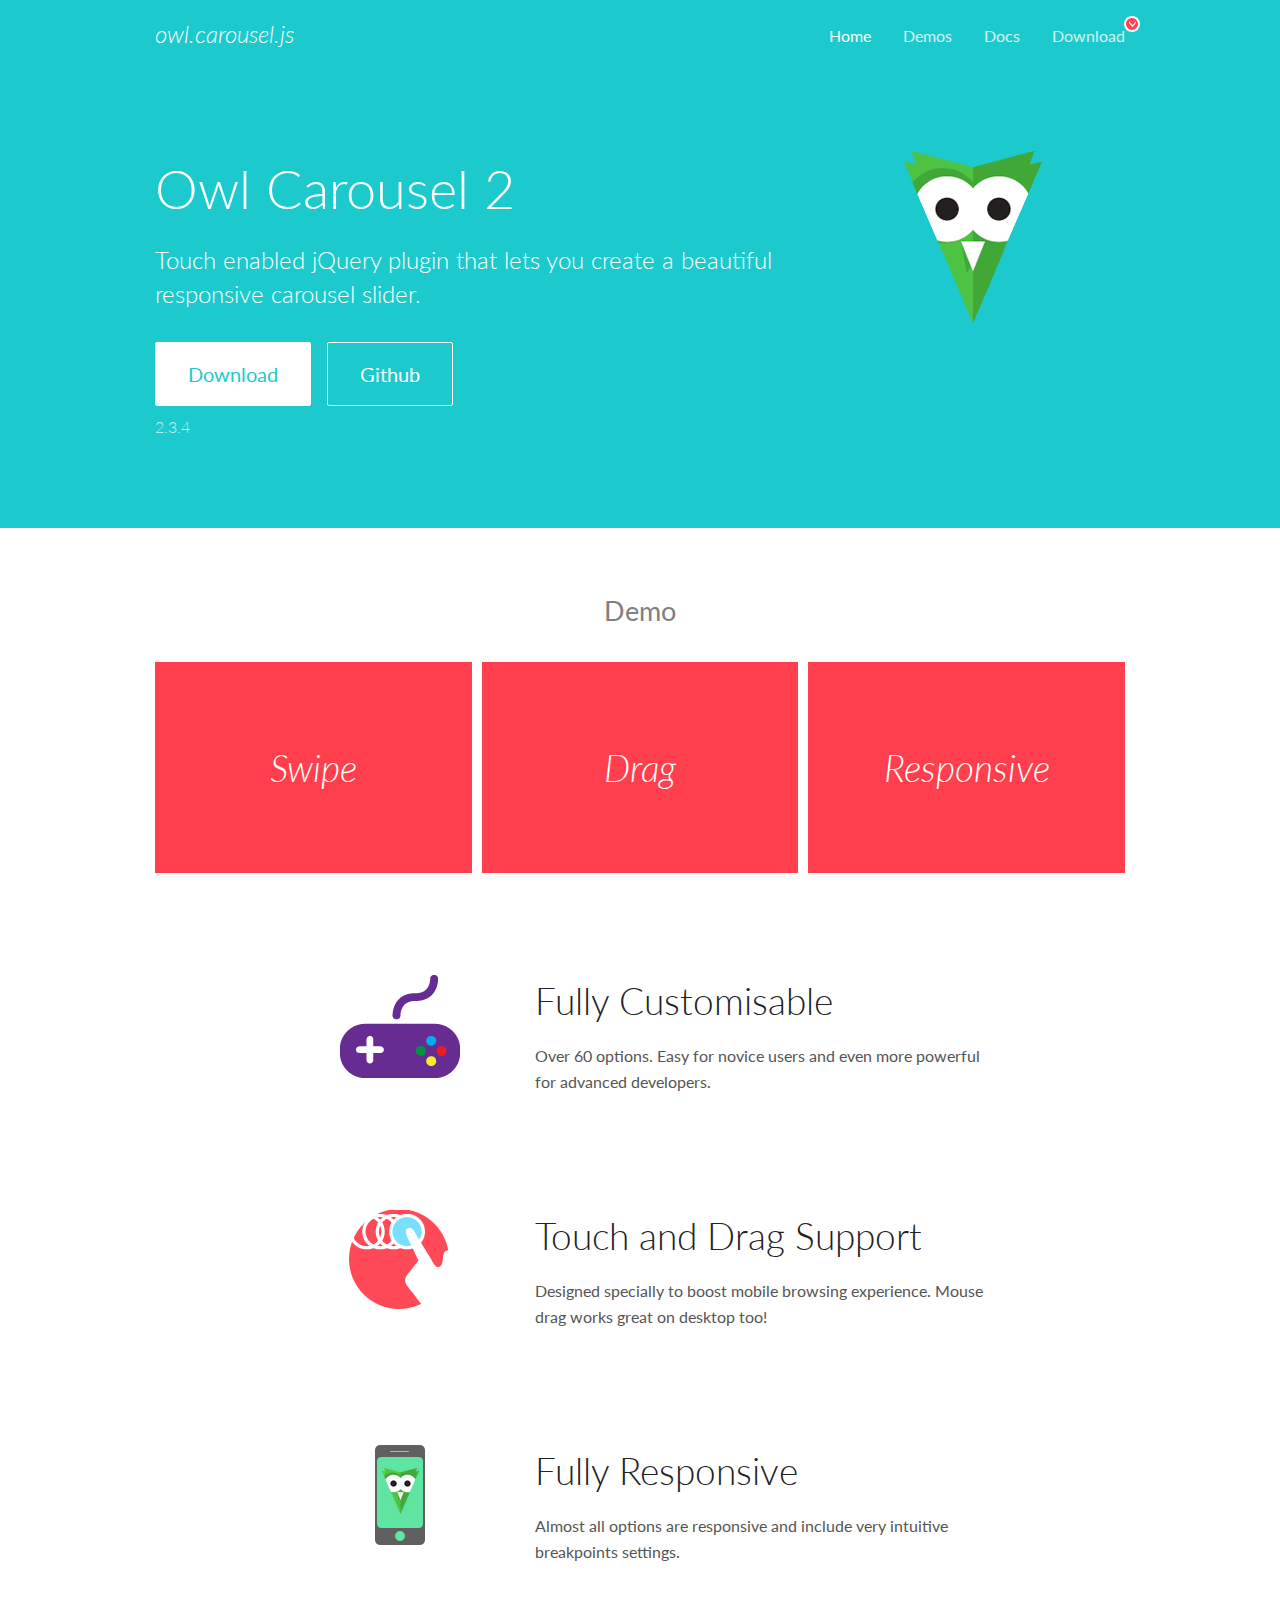
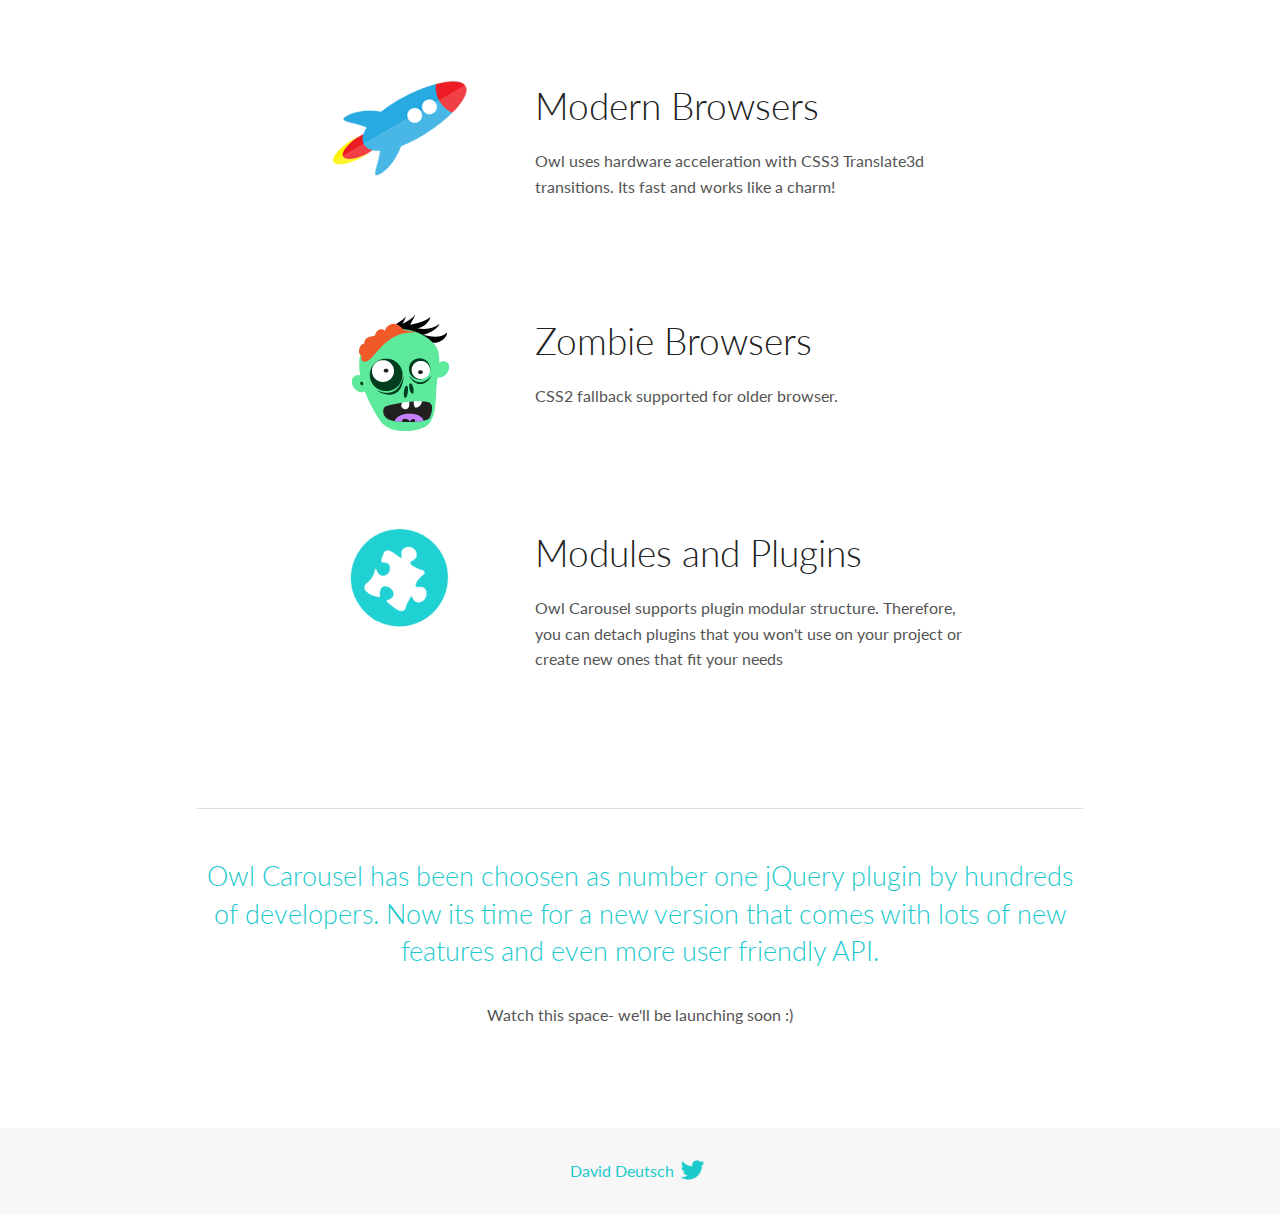
<file: assets/OwlCarousel2-2.3.4/OwlCarousel2-2.3.4/docs/index.html>
<!DOCTYPE html>
<html lang="en">
  <head>

    <!-- head -->
    <meta charset="utf-8">
    <meta name="msapplication-tap-highlight" content="no" />
    <meta name="viewport" content="width=device-width, initial-scale=1.0" />
    <meta name="description" content="Touch enabled jQuery plugin that lets you create beautiful responsive carousel slider.">
    <meta name="author" content="David Deutsch">
    <title>
      Home | Owl Carousel | 2.3.4
    </title>

    <!-- Stylesheets -->
    <link href='https://fonts.googleapis.com/css?family=Lato:300,400,700,400italic,300italic' rel='stylesheet' type='text/css'>
    <link rel="stylesheet" href="assets/css/docs.theme.min.css">

    <!-- Owl Stylesheets -->
    <link rel="stylesheet" href="assets/owlcarousel/assets/owl.carousel.min.css">
    <link rel="stylesheet" href="assets/owlcarousel/assets/owl.theme.default.min.css">

    <!-- HTML5 shim and Respond.js IE8 support of HTML5 elements and media queries -->

    <!--[if lt IE 9]>
      <script src="https://oss.maxcdn.com/libs/html5shiv/3.7.0/html5shiv.js"></script>
      <script src="https://oss.maxcdn.com/libs/respond.js/1.3.0/respond.min.js"></script>
    <![endif]-->

    <!-- Favicons -->
    <link rel="apple-touch-icon-precomposed" sizes="144x144" href="assets/ico/apple-touch-icon-144-precomposed.png">
    <link rel="shortcut icon" href="assets/ico/favicon.png">
    <link rel="shortcut icon" href="favicon.ico">

    <!-- Yeah i know js should not be in header. Its required for demos.-->

    <!-- javascript -->
    <script src="assets/vendors/jquery.min.js"></script>
    <script src="assets/owlcarousel/owl.carousel.js"></script>
  </head>
  <body>

    <!-- header -->
    <header class="header">
      <div class="row">
        <div class="large-12 columns">
          <div class="brand left">
            <h3>
              <a href="/OwlCarousel2/">owl.carousel.js</a> 
            </h3>
          </div>
          <a id="toggle-nav" class="right">
            <span></span> <span></span> <span></span> 
          </a> 
          <div class="nav-bar">
            <ul class="clearfix">
              <li class="active">
                <a href="/OwlCarousel2/index.html">Home</a> 
              </li>
              <li> <a href="/OwlCarousel2/demos/demos.html">Demos</a>  </li>
              <li> <a href="/OwlCarousel2/docs/started-welcome.html">Docs</a>  </li>
              <li>
                <a href="https://github.com/OwlCarousel2/OwlCarousel2/archive/2.3.4.zip">Download</a> 
                <span class="download"></span> 
              </li>
            </ul>
          </div>
        </div>
      </div>
    </header>

    <!-- home panel -->
    <section id="hero">
      <div class="row">
        <div class="large-8 medium-8 columns">
          <h1>Owl Carousel 2</h1>
          <h4>Touch enabled jQuery plugin that lets you create a beautiful responsive carousel slider.</h4>
          <a href="https://github.com/OwlCarousel2/OwlCarousel2/archive/2.3.4.zip" class="hero-button">Download</a> 
          <a href="https://github.com/OwlCarousel2/OwlCarousel2" class="hero-button outline">Github</a> 
          <p>2.3.4</p>
        </div>
        <div class="large-4 medium-4 columns">
          <img class="owl-logo" src="assets/img/owl-logo.png" alt="mr. Owl">
        </div>
      </div>
    </section>

    <!-- body -->
    <div class="home-demo">
      <div class="row">
        <div class="large-12 columns">
          <h3>Demo</h3>
          <div class="owl-carousel">
            <div class="item">
              <h2>Swipe</h2>
            </div>
            <div class="item">
              <h2>Drag</h2>
            </div>
            <div class="item">
              <h2>Responsive</h2>
            </div>
            <div class="item">
              <h2>CSS3</h2>
            </div>
            <div class="item">
              <h2>Fast</h2>
            </div>
            <div class="item">
              <h2>Easy</h2>
            </div>
            <div class="item">
              <h2>Free</h2>
            </div>
            <div class="item">
              <h2>Upgradable</h2>
            </div>
            <div class="item">
              <h2>Tons of options</h2>
            </div>
            <div class="item">
              <h2>Infinity</h2>
            </div>
            <div class="item">
              <h2>Auto Width</h2>
            </div>
          </div>
        </div>
      </div>
    </div>
    <script>
      var owl = $('.owl-carousel');
      owl.owlCarousel({
        margin: 10,
        loop: true,
        responsive: {
          0: {
            items: 1
          },
          600: {
            items: 2
          },
          1000: {
            items: 3
          }
        }
      })
    </script>

    <!-- features -->
    <div id="features">
      <div class="row">
        <div class="small-12 medium-9 small-centered columns">
          <section class="row feature">
            <div class="medium-4 small-12 columns">
              <img src="assets/img/feature-options.png" alt="">
            </div>
            <div class="medium-8 small-12 columns">
              <h2>Fully Customisable</h2>
              <p>Over 60 options. Easy for novice users and even more powerful for advanced developers.</p>
            </div>
          </section>
          <section class="row feature">
            <div class="medium-4 small-12 columns">
              <img src="assets/img/feature-drag.png" alt="">
            </div>
            <div class="medium-8 small-12 columns">
              <h2>Touch and Drag Support</h2>
              <p>Designed specially to boost mobile browsing experience. Mouse drag works great on desktop too!</p>
            </div>
          </section>
          <section class="row feature">
            <div class="medium-4 small-12 columns">
              <img src="assets/img/feature-responsive.png" alt="">
            </div>
            <div class="medium-8 small-12 columns">
              <h2>Fully Responsive</h2>
              <p>Almost all options are responsive and include very intuitive breakpoints settings.</p>
            </div>
          </section>
          <section class="row feature">
            <div class="medium-4 small-12 columns">
              <img src="assets/img/feature-modern.png" alt="">
            </div>
            <div class="medium-8 small-12 columns">
              <h2>Modern Browsers</h2>
              <p>Owl uses hardware acceleration with CSS3 Translate3d transitions. Its fast and works like a charm! </p>
            </div>
          </section>
          <section class="row feature">
            <div class="medium-4 small-12 columns">
              <img src="assets/img/feature-zombie.png" alt="">
            </div>
            <div class="medium-8 small-12 columns">
              <h2>Zombie Browsers</h2>
              <p>CSS2 fallback supported for older browser.</p>
            </div>
          </section>
          <section class="row feature">
            <div class="medium-4 small-12 columns">
              <img src="assets/img/feature-module.png" alt="">
            </div>
            <div class="medium-8 small-12 columns">
              <h2>Modules and Plugins</h2>
              <p>Owl Carousel supports plugin modular structure. Therefore, you can detach plugins that you won&#x27;t use on your project or create new ones that fit your needs</p>
            </div>
          </section>
        </div>
      </div>
    </div>

    <!-- footer -->
    <section id="teaser-text">
      <div class="row">
        <div class="small-12 medium-11 small-centered columns">
          <hr>
          <h3 id="owl-carousel-has-been-choosen-as-number-one-jquery-plugin-by-hundreds-of-developers-now-its-time-for-a-new-version-that-comes-with-lots-of-new-features-and-even-more-user-friendly-api-">Owl Carousel has been choosen as number one jQuery plugin by hundreds of developers. Now its time for a new version that comes with lots of new features and even more user friendly API.</h3>
          <p>Watch this space- we&#39;ll be launching soon :)</p>
        </div>
      </div>
    </section>

    <!-- footer -->
    <footer class="footer">
      <div class="row">
        <div class="large-12 columns">
          <h5>
            <a href="/OwlCarousel2/docs/support-contact.html">David Deutsch</a> 
            <a id="custom-tweet-button" href="https://twitter.com/share?url=https://github.com/OwlCarousel2/OwlCarousel2&text=Owl Carousel - This is so awesome! " target="_blank"></a> 
          </h5>
        </div>
      </div>
    </footer>

    <!-- vendors -->
    <script src="assets/vendors/highlight.js"></script>
    <script src="assets/js/app.js"></script>
  </body>
</html>
</file>
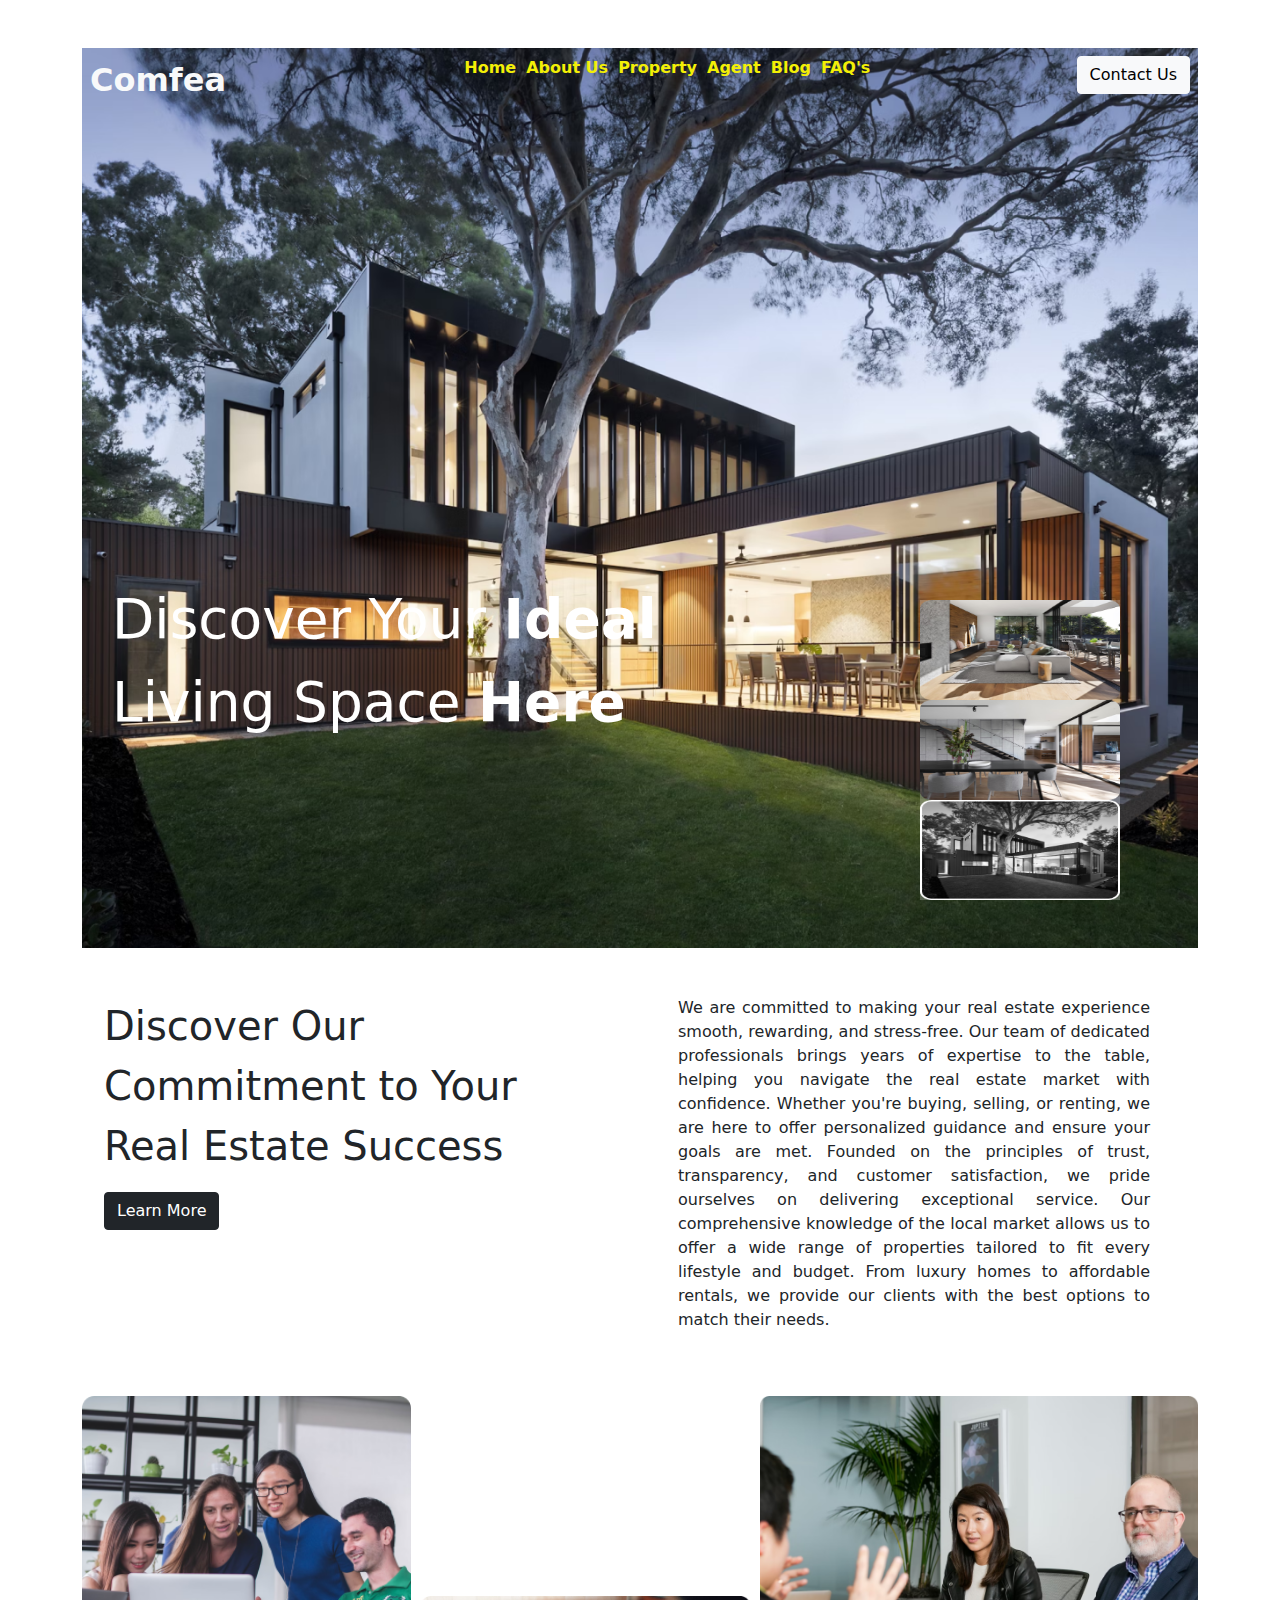
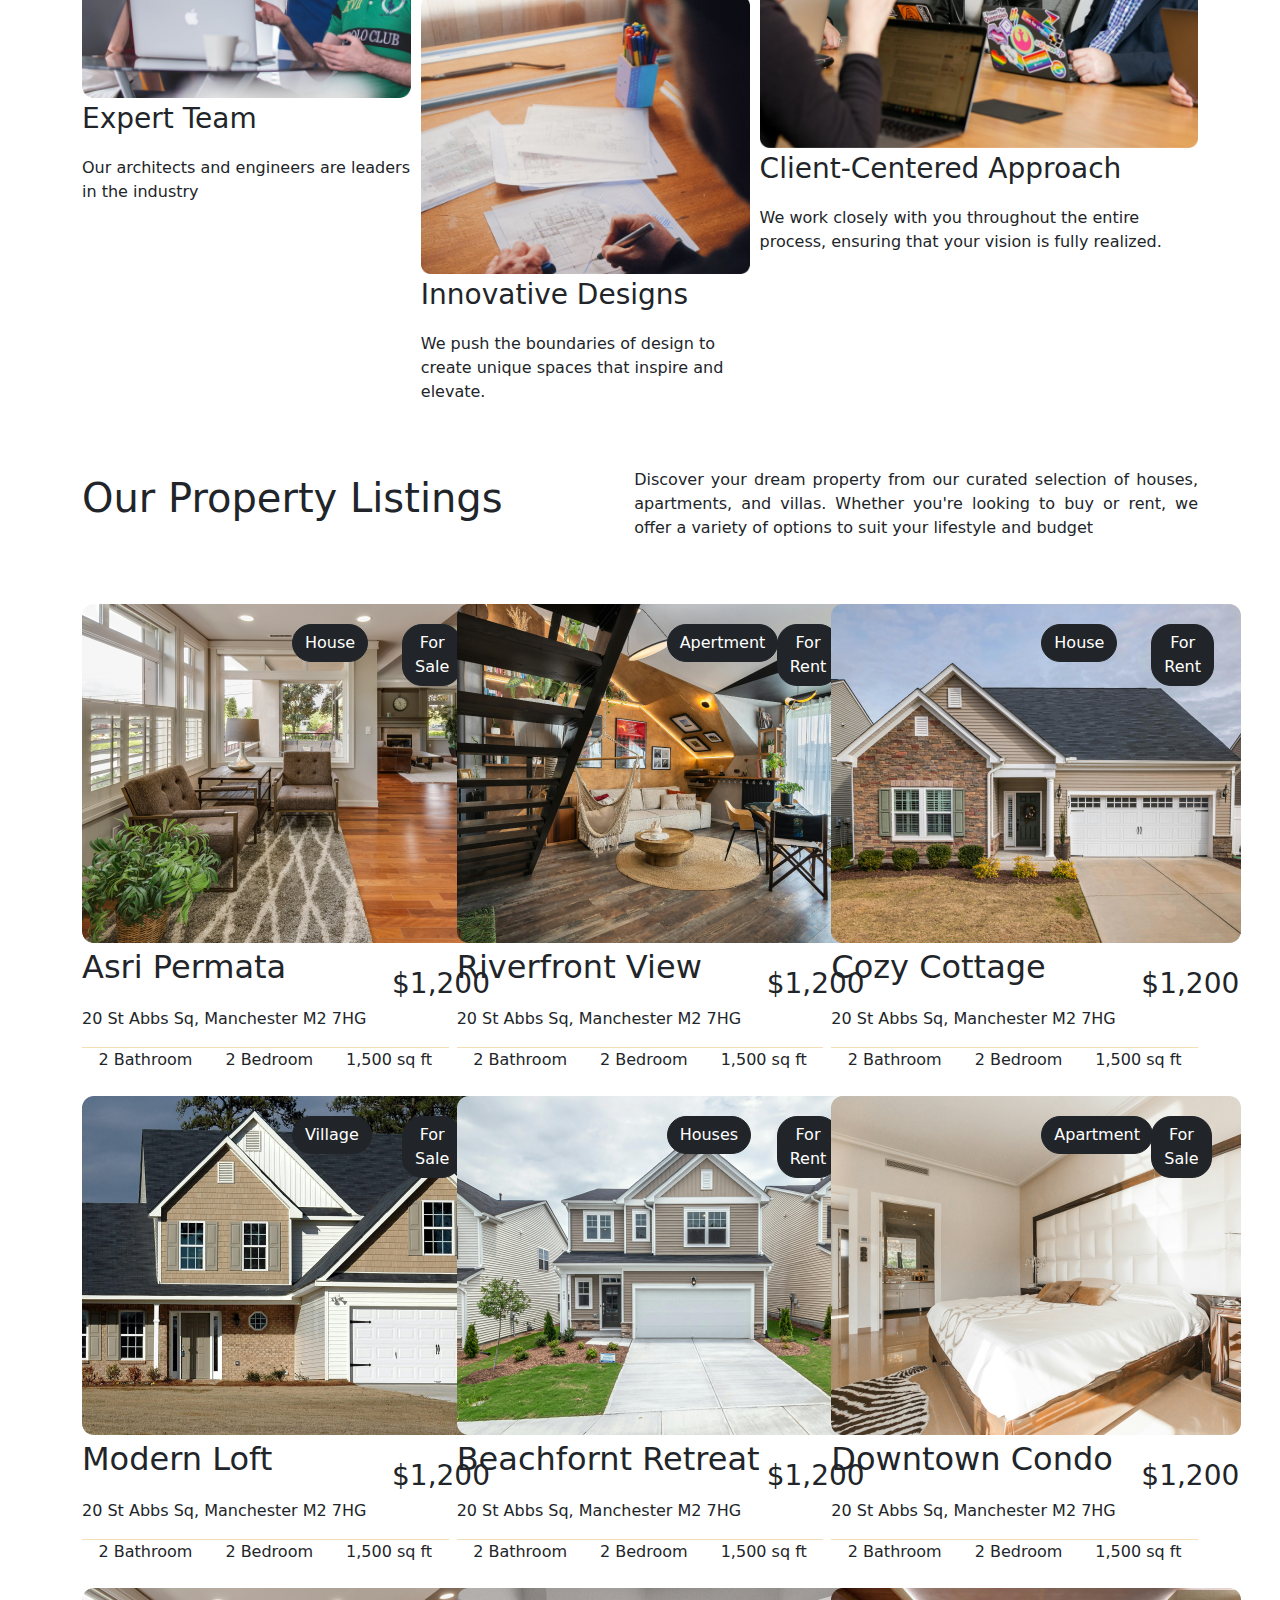
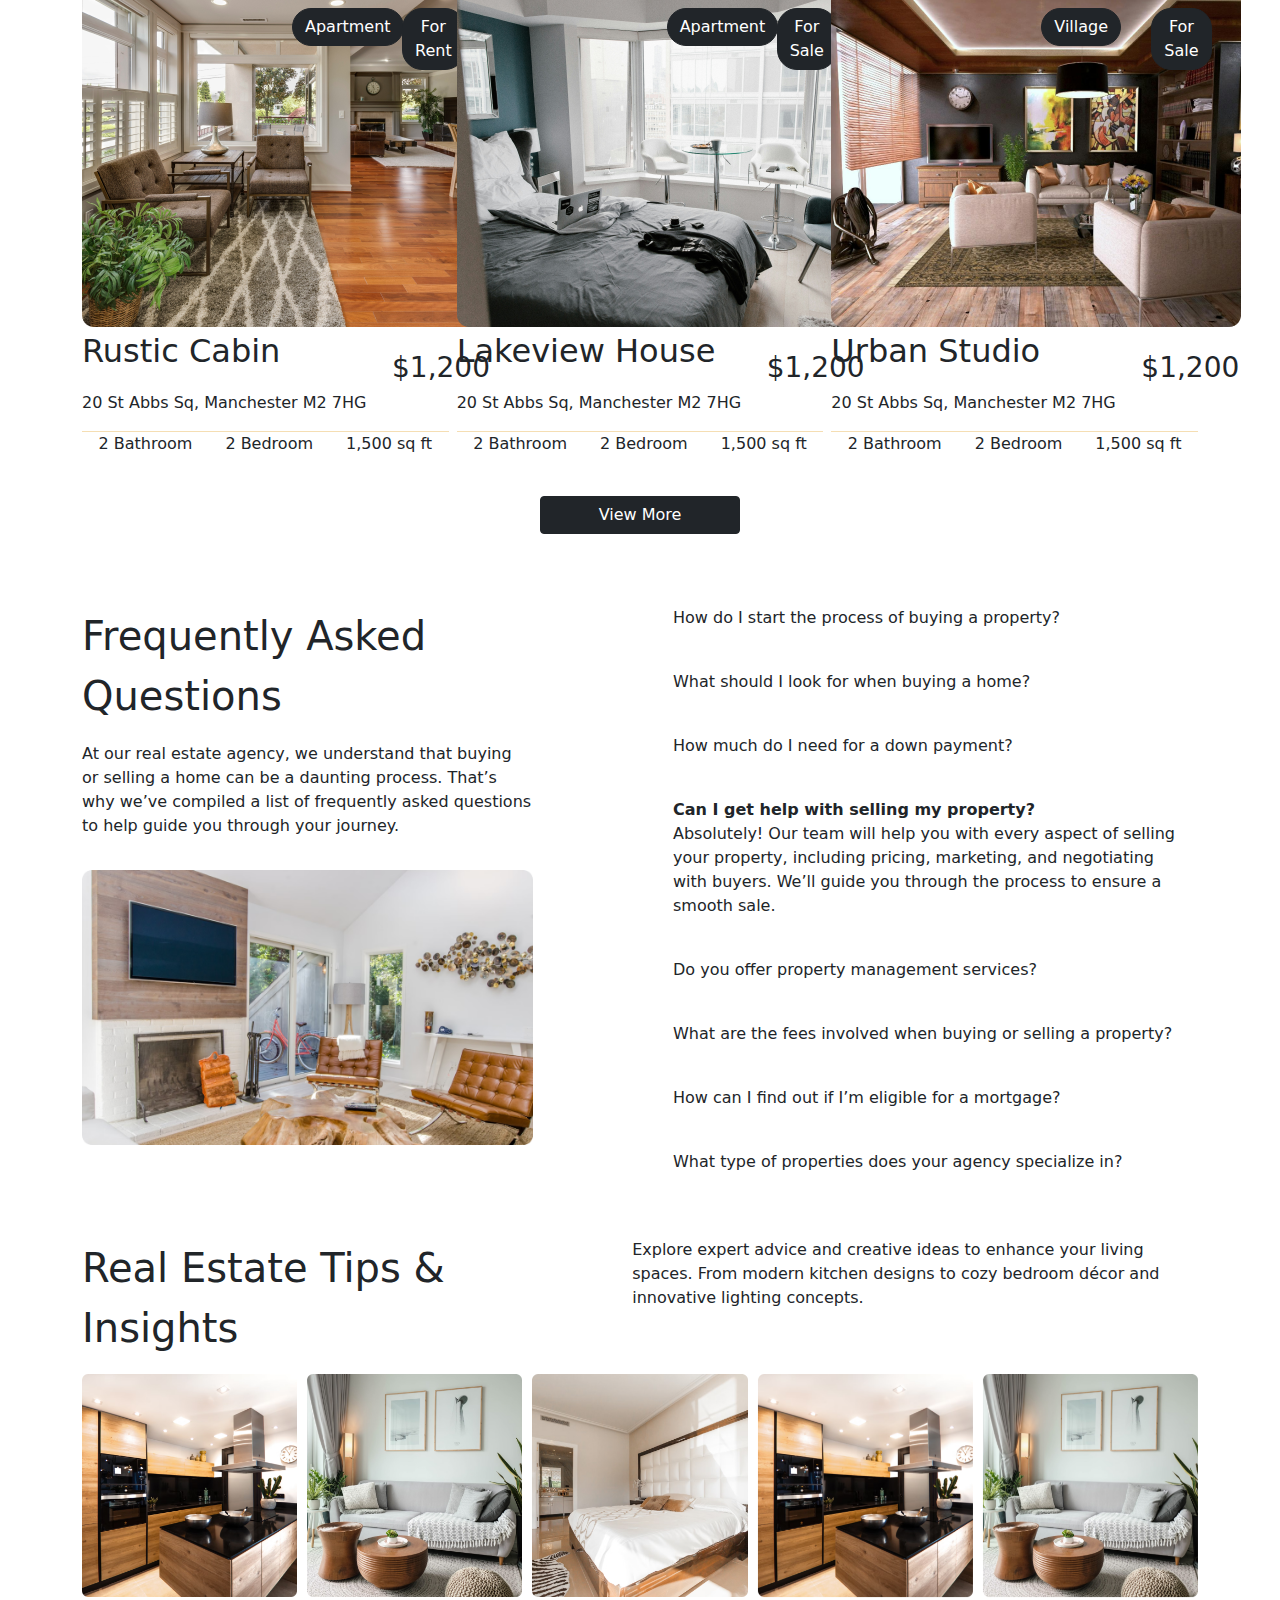
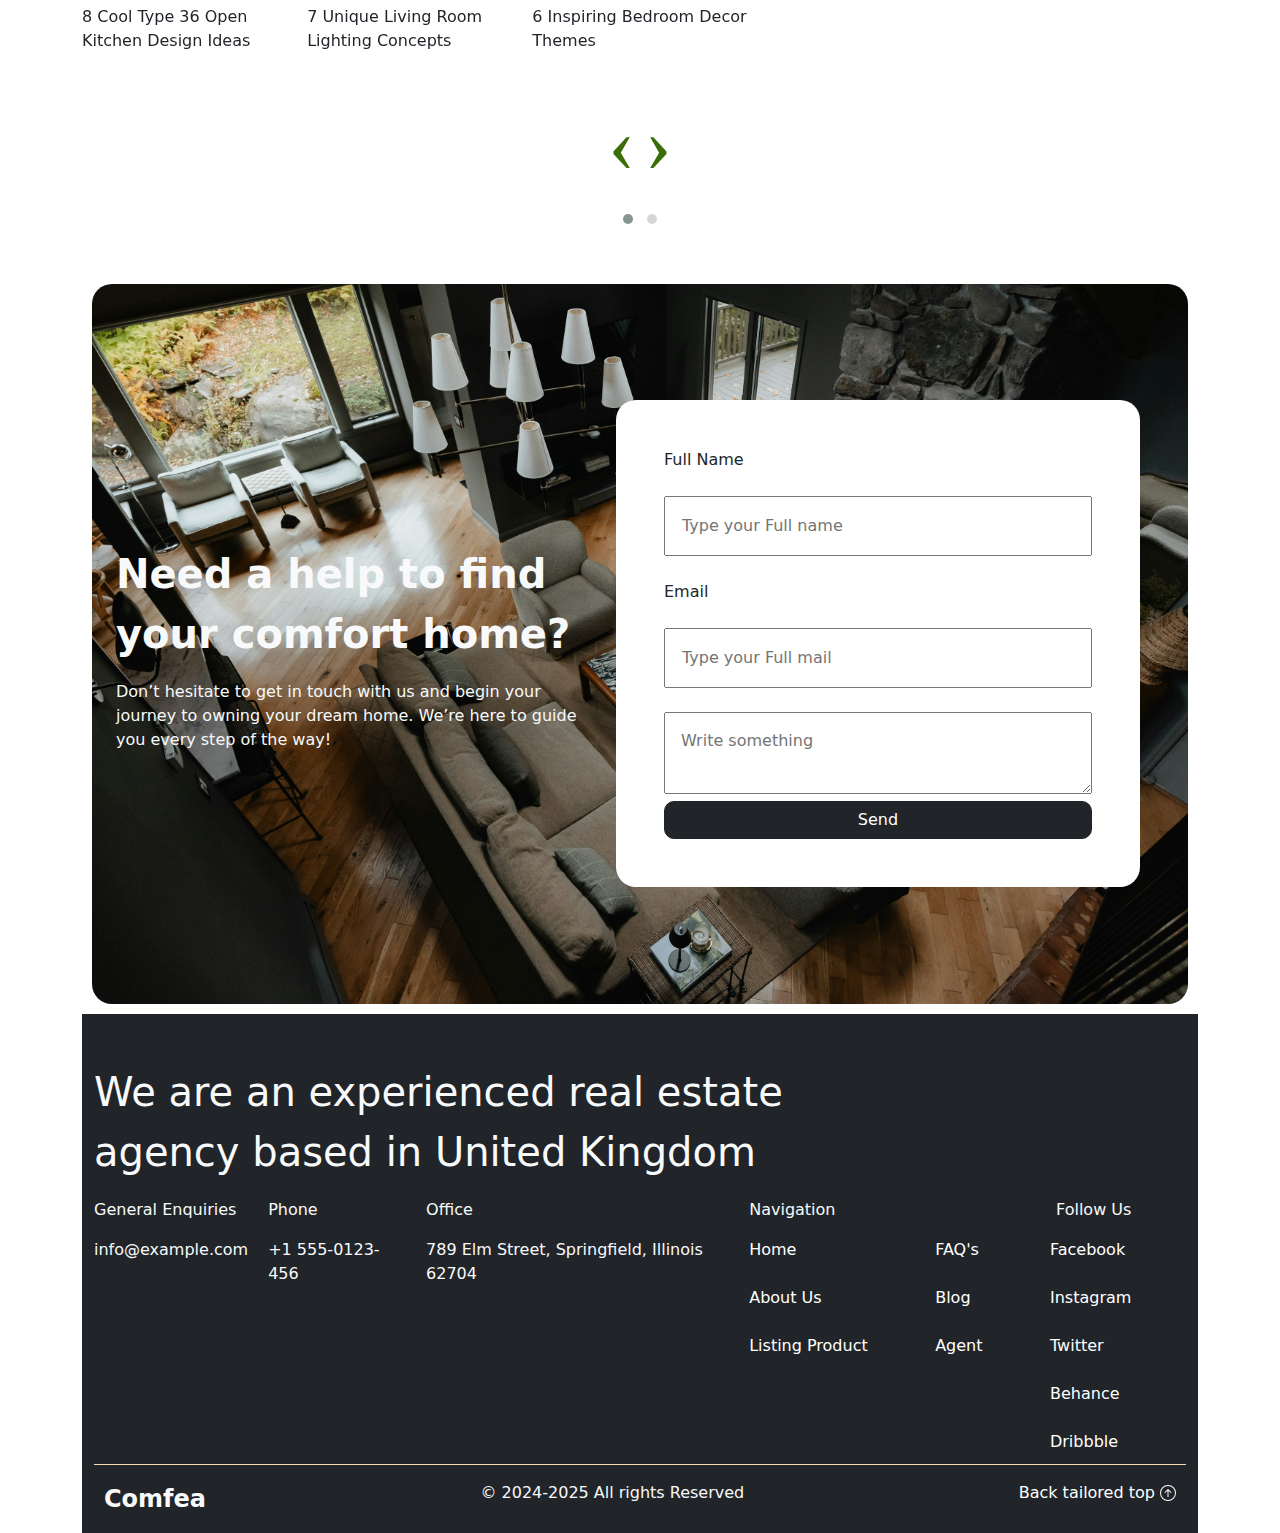
<file: Project_03.html>
<!DOCTYPE html>
<html lang="en">

<head>
    <meta charset="UTF-8">
    <meta name="viewport" content="width=device-width, initial-scale=1.0">
    <title>Projet 03</title>

    <link rel="stylesheet" href="assets/bootstrap.min.css">
    <link rel="stylesheet" href="assets/owl.carousel.min.css">
    <link rel="stylesheet" href="assets/owl.theme.default.min.css">
    <link rel="stylesheet" href="assets/style.css">

</head>

<body class="container">






    <main >
        <section class="One mt-5">
            <nav class="d-flex p-2  ">


                <p class="fs-2 text-light"> <strong>Comfea</strong></p>



                <div class="nav-list">
                    <ul>
                        <li> <a href="#">Home</a> </li>
                        <li> <a href="#">About Us</a> </li>
                        <li> <a href="#">Property</a> </li>
                        <li> <a href="#">Agent</a> </li>
                        <li> <a href="#">Blog</a> </li>
                        <li> <a href="#">FAQ's</a> </li>
                    </ul>
                </div>
                <div>
                    <p class="btn btn-light">Contact Us</p>
                </div>



            </nav>
            <div class=" One-one ">
                <p style="font-size: 55px;">Discover Your <strong>Ideal</strong> <br> Living Space <strong>Here</strong></p>
            </div>

            <div class="d-flex One-two d-none d-md-block">
                <div><img src="assets/photo/Gallery Image (1).png" alt="" height="100px" width="200px"></div>
                <div><img src="assets/photo/Gallery Image (2).png" alt="" height="100px" width="200px"></div>
                <div><img src="assets/photo/Gallery.png" alt="" height="100px" width="200px"></div>
            </div>
        </section>






        <section class="Second mt-5">
            <div class="row container">
                <div class="Second-one order-sm-1 col-12 order-md-1 col-md-6">
                    <p class="fs-1">Discover Our <br> Commitment to Your <br> Real Estate Success</p>
                    <p class="btn btn-dark">Learn More</p>
                </div>

                <div class="Second-two order-sm-2 col-12 order-md-1 col-md-6">
                    <p>We are committed to making your real estate experience smooth, rewarding, and stress-free. Our team of dedicated professionals brings years of expertise to the table, helping you navigate the real estate market with confidence. Whether
                        you're buying, selling, or renting, we are here to offer personalized guidance and ensure your goals are met. Founded on the principles of trust, transparency, and customer satisfaction, we pride ourselves on delivering exceptional
                        service. Our comprehensive knowledge of the local market allows us to offer a wide range of properties tailored to fit every lifestyle and budget. From luxury homes to affordable rentals, we provide our clients with the best options
                        to match their needs.</p>
                </div>
            </div>



            <div class="d-flex israk mt-5 ">
                <div class="Second-two-one "><img src="assets/photo/Property Image.png" alt="" height="200" width="220">
                    <br>
                    <p class="fs-3">Expert Team</p>
                    <p> Our architects and engineers are leaders in the industry</p>
                </div>


                <div class="Second-two-two"><img src="assets/photo/Property Image (1).png" alt="" height="250" width="250"><br>
                    <p class="fs-3">Innovative Designs </p>
                    <p>
                        We push the boundaries of design to create unique spaces that inspire and elevate.</p>

                </div>

                <div class="Second-two-three"><img src="assets/photo/Property Image (2).png" alt="" height="260" width="300"><br>

                    <p class="fs-3">Client-Centered Approach</p>
                    <p>
                        We work closely with you throughout the entire process, ensuring that your vision is fully realized.</p>
                </div>


            </div>
        </section>




        <section class="Third mt-5">
            <div class="Third-one d-flex mb-5">
                <div class="Third-one-one fs-1 ">
                    <p>Our Property Listings</p>
                </div>
                <div class="Third-one-two ">
                    <p>Discover your dream property from our curated selection of houses, apartments, and villas. Whether you're looking to buy or rent, we offer a variety of options to suit your lifestyle and budget</p>
                </div>

            </div>














            <div class="Third-two g-2 row">


                <!-- one -->
                <div class="property d-flex col-lg-4 col-md-6 col-sm-12">

                    <div class="property_image">
                        <img src="assets/photo/Property Image (9).png" alt="">

                        <p class="btn-one btn btn-dark">House</p>
                        <p class="btn-two btn btn-dark">For Sale</p>
                    </div>



                    <div class="Third-two-property">
                        <p class="fs-2">Asri Permata</p>

                        <p>20 St Abbs Sq, Manchester M2 7HG</p>

                        <div class="Third-two-property-one">
                            <p class="fs-3"> $1,200</p>
                        </div>

                    </div>
                    <div class=" d-flex Third-two-property-two">
                        <p>2 Bathroom</p>
                        <p>2 Bedroom</p>
                        <p>1,500 sq ft</p>
                    </div>
                </div>


                <!-- two -->

                <div class="property d-flex col-lg-4 col-md-6 col-sm-12">

                    <div class="property_image"><img src="assets/photo/Property Image (4).png" alt="">

                        <p class="btn-one btn btn-dark">Apertment</p>
                        <p class="btn-two btn btn-dark">For Rent</p>
                    </div>

                    <div class="Third-two-property">
                        <p class="fs-2">Riverfront View</p>

                        <p>20 St Abbs Sq, Manchester M2 7HG</p>

                        <div class="Third-two-property-one">
                            <p class="fs-3"> $1,200</p>
                        </div>

                    </div>
                    <div class=" d-flex Third-two-property-two">
                        <p>2 Bathroom</p>
                        <p>2 Bedroom</p>
                        <p>1,500 sq ft</p>
                    </div>
                </div>

                <!-- three -->


                <div class="property d-flex col-lg-4 col-md-6 col-sm-12">

                    <div class="property_image"><img src="assets/photo/Property Image (5).png" alt="">

                        <p class="btn-one btn btn-dark">House</p>
                        <p class="btn-two btn btn-dark">For Rent</p>
                    </div>



                    <div class="Third-two-property">
                        <p class="fs-2">Cozy Cottage</p>

                        <p>20 St Abbs Sq, Manchester M2 7HG</p>

                        <div class="Third-two-property-one">
                            <p class="fs-3"> $1,200</p>
                        </div>

                    </div>
                    <div class=" d-flex Third-two-property-two">
                        <p>2 Bathroom</p>
                        <p>2 Bedroom</p>
                        <p>1,500 sq ft</p>
                    </div>
                </div>

                <!-- four -->


                <div class="property d-flex col-lg-4 col-md-6 col-sm-12">

                    <div class="property_image"><img src="assets/photo/Property Image (6).png" alt="">

                        <p class="btn-one btn btn-dark">Village</p>
                        <p class="btn-two btn btn-dark">For Sale</p>
                    </div>

                    <div class="Third-two-property">
                        <p class="fs-2">Modern Loft</p>

                        <p>20 St Abbs Sq, Manchester M2 7HG</p>

                        <div class="Third-two-property-one">
                            <p class="fs-3"> $1,200</p>
                        </div>

                    </div>
                    <div class=" d-flex Third-two-property-two">
                        <p>2 Bathroom</p>
                        <p>2 Bedroom</p>
                        <p>1,500 sq ft</p>
                    </div>
                </div>

                <!-- five -->

                <div class="property d-flex col-lg-4 col-md-6 col-sm-12">

                    <div class="property_image"><img src="assets/photo/Property Image (7).png" alt="">

                        <p class="btn-one btn btn-dark">Houses</p>
                        <p class="btn-two btn btn-dark">For Rent</p>
                    </div>

                    <div class="Third-two-property">
                        <p class="fs-2">Beachfornt Retreat</p>

                        <p>20 St Abbs Sq, Manchester M2 7HG</p>

                        <div class="Third-two-property-one">
                            <p class="fs-3"> $1,200</p>
                        </div>

                    </div>
                    <div class=" d-flex Third-two-property-two">
                        <p>2 Bathroom</p>
                        <p>2 Bedroom</p>
                        <p>1,500 sq ft</p>
                    </div>
                </div>


                <!-- six -->

                <div class="property d-flex col-lg-4 col-md-6 col-sm-12">

                    <div class="property_image"><img src="assets/photo/Property Image (8).png" alt="">

                        <p class="btn-one btn btn-dark">Apartment</p>
                        <p class="btn-two btn btn-dark">For Sale</p>
                    </div>

                    <div class="Third-two-property">
                        <p class="fs-2">Downtown Condo</p>

                        <p>20 St Abbs Sq, Manchester M2 7HG</p>

                        <div class="Third-two-property-one">
                            <p class="fs-3"> $1,200</p>
                        </div>

                    </div>
                    <div class=" d-flex Third-two-property-two">
                        <p>2 Bathroom</p>
                        <p>2 Bedroom</p>
                        <p>1,500 sq ft</p>
                    </div>
                </div>

                <!-- seven -->

                <div class="property d-flex col-lg-4 col-md-6 col-sm-12">

                    <div class="property_image"><img src="assets/photo/Property Image (3).png" alt="">

                        <p class="btn-one btn btn-dark">Apartment</p>
                        <p class="btn-two btn btn-dark">For Rent</p>
                    </div>

                    <div class="Third-two-property">
                        <p class="fs-2">Rustic Cabin</p>

                        <p>20 St Abbs Sq, Manchester M2 7HG</p>

                        <div class="Third-two-property-one">
                            <p class="fs-3"> $1,200</p>
                        </div>

                    </div>
                    <div class=" d-flex Third-two-property-two">
                        <p>2 Bathroom</p>
                        <p>2 Bedroom</p>
                        <p>1,500 sq ft</p>
                    </div>
                </div>


                <!-- eight -->

                <div class="property d-flex col-lg-4 col-md-6 col-sm-12">

                    <div class="property_image"><img src="assets/photo/Property Image (10).png" alt="">

                        <p class="btn-one btn btn-dark">Apartment</p>
                        <p class="btn-two btn btn-dark">For Sale</p>
                    </div>

                    <div class="Third-two-property">
                        <p class="fs-2">Lakeview House</p>

                        <p>20 St Abbs Sq, Manchester M2 7HG</p>

                        <div class="Third-two-property-one">
                            <p class="fs-3"> $1,200</p>
                        </div>

                    </div>
                    <div class=" d-flex Third-two-property-two">
                        <p>2 Bathroom</p>
                        <p>2 Bedroom</p>
                        <p>1,500 sq ft</p>
                    </div>
                </div>


                <!-- nine -->
                <div class="property d-flex col-lg-4 col-md-6 col-sm-12">

                    <div class="property_image"><img src="assets/photo/Property Image (11).png" alt="">

                        <p class="btn-one btn btn-dark">Village</p>
                        <p class="btn-two btn btn-dark">For Sale</p>
                    </div>

                    <div class="Third-two-property">
                        <p class="fs-2">Urban Studio</p>

                        <p>20 St Abbs Sq, Manchester M2 7HG</p>

                        <div class="Third-two-property-one">
                            <p class="fs-3"> $1,200</p>
                        </div>

                    </div>
                    <div class=" d-flex Third-two-property-two">
                        <p>2 Bathroom</p>
                        <p>2 Bedroom</p>
                        <p>1,500 sq ft</p>
                    </div>
                </div>



                <br><br>

                <button class="btn my-4 israk-btn btn-dark ">View More</button>
            </div>
        </section>





        <section class="Fourth my-5 d-flex flex-nowrap row">

            <div class="Fourth-one order-md-1 order-lg-1 order-sm-2">
                <p class="fs-1">Frequently Asked Questions</p>
                <p>At our real estate agency, we understand that buying or selling a home can be a daunting process. That’s why we’ve compiled a list of frequently asked questions to help guide you through your journey.</p>
                <img class="mt-3" src="assets/photo/FAQ Image.png" alt="">
            </div>

            <div class="Fourth-two order-lg-2   order-md-2 order-sm-1">
                <p>How do I start the process of buying a property? </p> <br>
                <p> What should I look for when buying a home?</p><br>
                <p>How much do I need for a down payment?</p><br>
                <p><strong>Can I get help with selling my property?</strong><br>Absolutely! Our team will help you with every aspect of selling your property, including pricing, marketing, and negotiating with buyers. We’ll guide you through the process
                    to ensure a smooth sale.</p><br>
                <p> Do you offer property management services? </p><br>
                <p> What are the fees involved when buying or selling a property?</p><br>
                <p>How can I find out if I’m eligible for a mortgage? </p><br>
                <p>What type of properties does your agency specialize in?</p>
            </div>
        </section>



        <section class=" Five my-5">
            <div class="d-flex ">
                <p class="fs-1 Five-p-one me-5">Real Estate Tips & Insights
                    <p class="Five-p-two">Explore expert advice and creative ideas to enhance your living spaces. From modern kitchen designs to cozy bedroom décor and innovative lighting concepts.</p>
            </div>

            <div class="owl-carousel owl-theme">
                <div class="item">
                    <h4><img src="assets/photo/Kicthing.png" alt=""></h4>
                    <p>8 Cool Type 36 Open Kitchen Design Ideas</p>
                </div>

                <div class="item">
                    <h4><img src="assets/photo/Image (1).png" alt=""></h4>
                    <p>7 Unique Living Room Lighting Concepts</p>
                </div>


                <div class="item">
                    <h4><img src="assets/photo/Image (2).png" alt=""></h4>
                    <p>6 Inspiring Bedroom Decor Themes</p>
                </div>
                <div class="item">
                    <h4><img src="assets/photo/Kicthing.png" alt=""></h4>
                </div>

                <div class="item">
                    <h4><img src="assets/photo/Image (1).png" alt=""></h4>
                </div>


                <div class="item">
                    <h4><img src="assets/photo/Image (2).png" alt=""></h4>
                </div>








            </div>
        </section>





        <div class="Six row  pe-5">

            <div class="Six-one text-light ps-4 pt-4 order-2  col-12  order-lg-1 order-md-2 col-md-6">
                <p class="fs-1"><strong>Need a help to find your comfort home?</strong></p>
                <p>Don’t hesitate to get in touch with us and begin your journey to owning your dream home. We’re here to guide you every step of the way!</p>
            </div>

            <div class="p-5 Six-two order-1  col-12 order-lg-2 col-md-6 order-md-1">
                <form>
                    <label for="Name">Full Name</label> <br>
                    <br>
                    <input class="p-3" type="text" id="Name" placeholder="Type your Full name" required>
                    <br><br>
                    <label for="Email">Email</label> <br>
                    <br>
                    <input class="p-3" type="text" id="Email" placeholder="Type your Full mail" required>
                    <br><br>
                    <textarea class="p-3" name="massage" id="" cols="" rows="2" placeholder="Write something"></textarea>
                    <button class="btn btn-dark">Send</button>
                </form>
            </div>

        </div>
    </main>



    <footer class="container pt-5 bg-dark text-light">
        <p class="fs-1">We are an experienced real estate <br> agency based in United Kingdom</p>

        <div class=" d-flex oishy">
            <div class="footer-two d-flex">
                <span>
           <p>General Enquiries </p>
        <p>info@example.com</p>
    </span>

                <span>
           <p> Phone</p>
        <p> +1 555-0123-456</p>
    </span>

                <span>
        <p> Office</p>
        <p> 789 Elm Street, Springfield, Illinois 62704</p>
    </span></div>


            <div class="footer-three">
                <div class="d-flex Navigation">
                    <p>Navigation</p>
                    <p>Follow Us</p>
                </div>
                <div class="d-flex footer-israk">


                    <div class="d-flex footer-home">
                        <a href="#">Home</a><br>
                        <a href="#">About Us</a><br>
                        <a href="#">Listing Product</a>
                    </div>


                    <div class="d-flex footer-FAQ">
                        <a href="#">FAQ's</a><br>
                        <a href="#">Blog</a><br>
                        <a href="#">Agent</a>
                    </div>

                    <div class="d-flex footer-Facebook">
                        <a href="#">Facebook</a> <br>
                        <a href="#">Instagram</a> <br>
                        <a href="#">Twitter</a> <br>
                        <a href="#">Behance</a> <br>
                        <a href="#">Dribbble</a>

                    </div>
                </div>


            </div>
        </div>

        <div class="d-flex mt-3 israk-five">

            <p class="fs-4"><strong> Comfea</strong></p>

            <p>&copy; 2024-2025 All rights Reserved</p>

            <p> <a href="#"> Back tailored top <svg xmlns="http://www.w3.org/2000/svg" width="16" height="16" fill="currentColor" class="bi bi-arrow-up-circle" viewBox="0 0 16 16">
                <path fill-rule="evenodd" d="M1 8a7 7 0 1 0 14 0A7 7 0 0 0 1 8m15 0A8 8 0 1 1 0 8a8 8 0 0 1 16 0m-7.5 3.5a.5.5 0 0 1-1 0V5.707L5.354 7.854a.5.5 0 1 1-.708-.708l3-3a.5.5 0 0 1 .708 0l3 3a.5.5 0 0 1-.708.708L8.5 5.707z"/>
              </svg></a></p>
        </div>
    </footer>





    <script src="assets/jquery.min.js"></script>
    <script src="assets/owl.carousel.min.js"></script>
    <script src="assets/bootstrap.bundle.min.js "></script>
    <script src="assets/Script.js"></script>

</body>

</html>
</file>
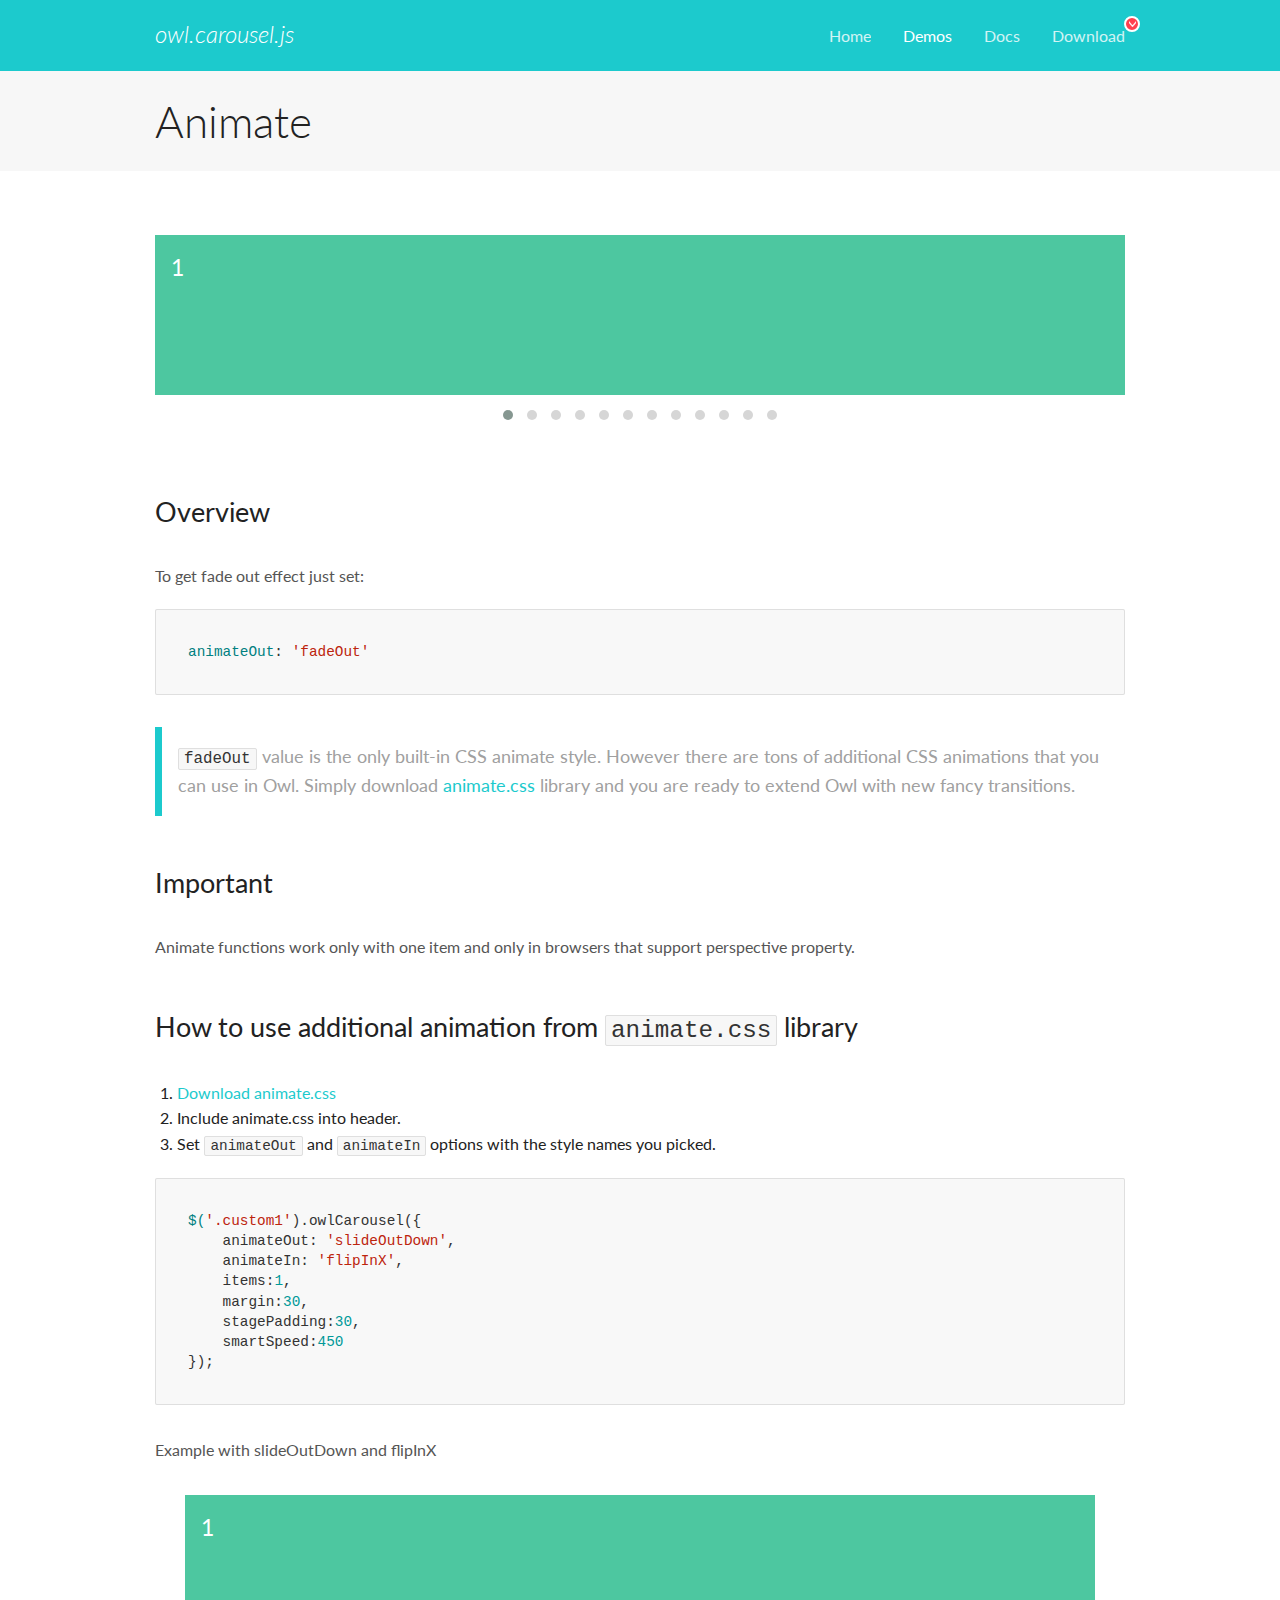
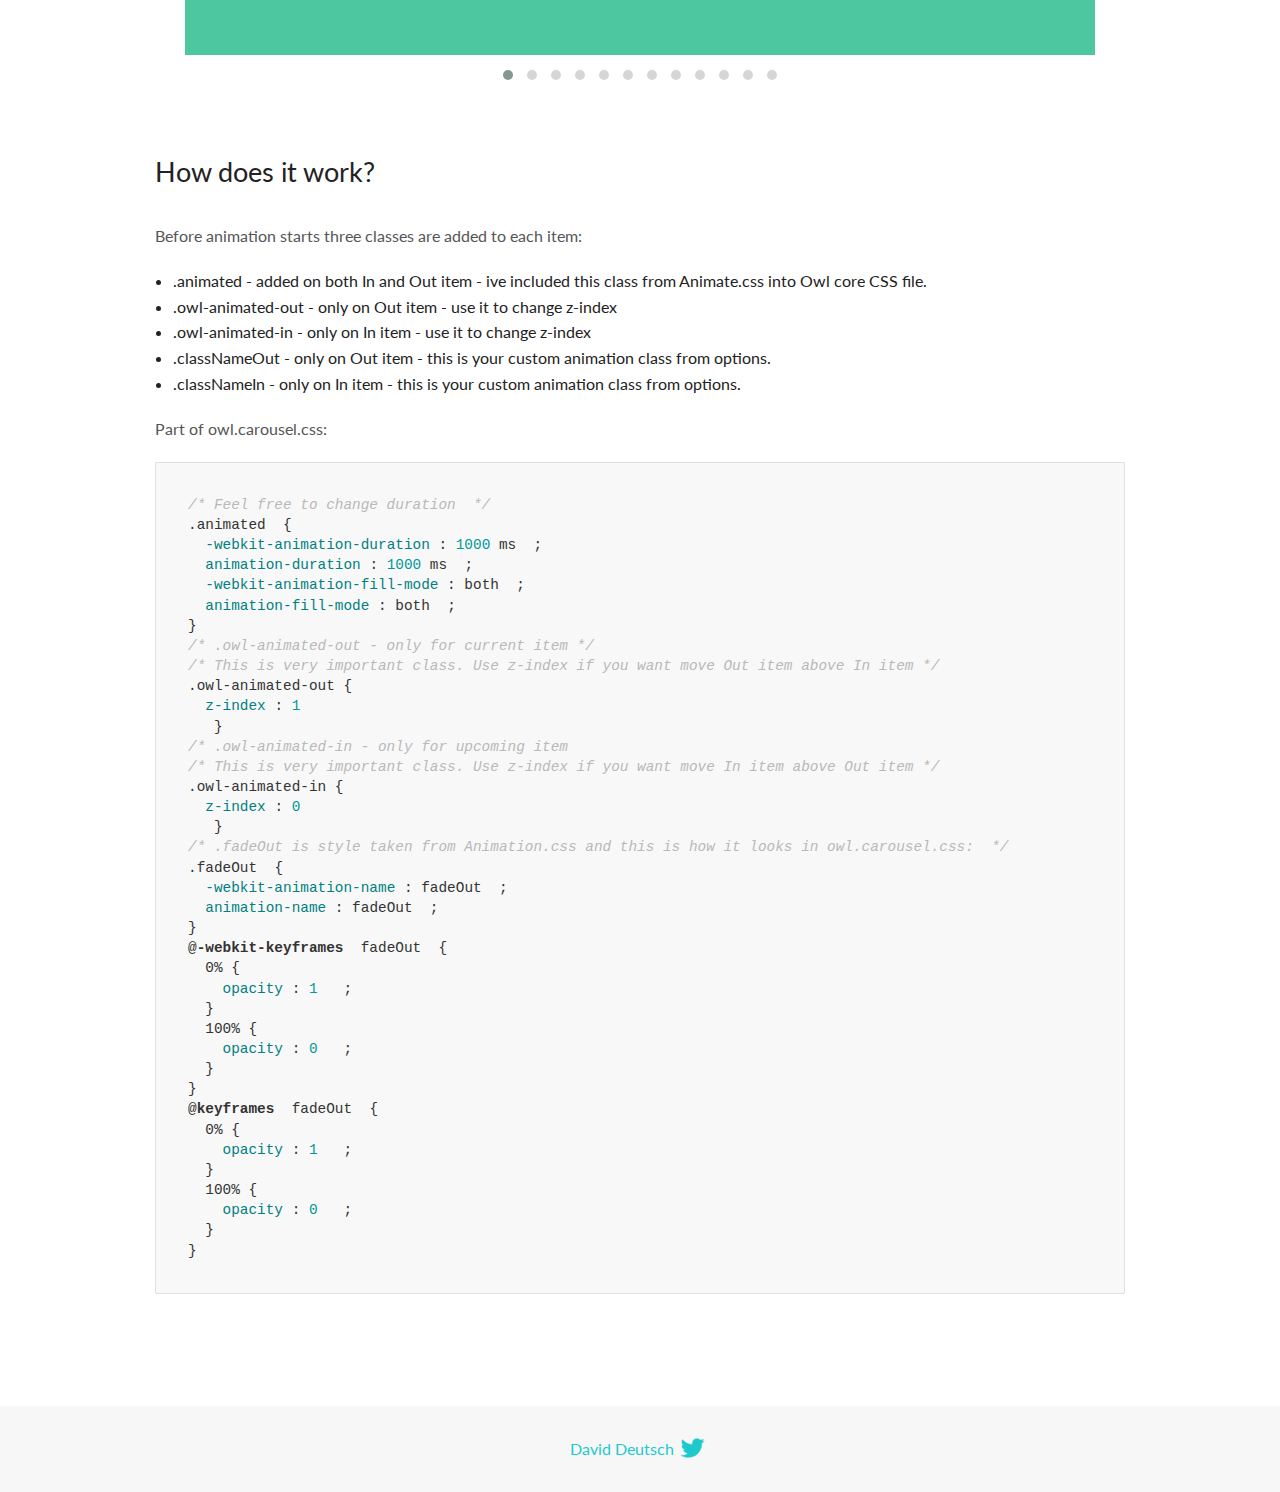
<file: assets/OwlCarousel2-2.3.4/OwlCarousel2-2.3.4/docs/demos/animate.html>
<!DOCTYPE html>
<html lang="en">
  <head>

    <!-- head -->
    <meta charset="utf-8">
    <meta name="msapplication-tap-highlight" content="no" />
    <meta name="viewport" content="width=device-width, initial-scale=1.0" />
    <meta name="description" content="Animate carousel">
    <meta name="author" content="David Deutsch">
    <title>
      Animate Demo | Owl Carousel | 2.3.4
    </title>

    <!-- Stylesheets -->
    <link href='https://fonts.googleapis.com/css?family=Lato:300,400,700,400italic,300italic' rel='stylesheet' type='text/css'>
    <link rel="stylesheet" href="../assets/css/docs.theme.min.css">

    <!-- Owl Stylesheets -->
    <link rel="stylesheet" href="../assets/owlcarousel/assets/owl.carousel.min.css">
    <link rel="stylesheet" href="../assets/owlcarousel/assets/owl.theme.default.min.css">

    <!-- HTML5 shim and Respond.js IE8 support of HTML5 elements and media queries -->

    <!--[if lt IE 9]>
      <script src="https://oss.maxcdn.com/libs/html5shiv/3.7.0/html5shiv.js"></script>
      <script src="https://oss.maxcdn.com/libs/respond.js/1.3.0/respond.min.js"></script>
    <![endif]-->

    <!-- Favicons -->
    <link rel="apple-touch-icon-precomposed" sizes="144x144" href="../assets/ico/apple-touch-icon-144-precomposed.png">
    <link rel="shortcut icon" href="../assets/ico/favicon.png">
    <link rel="shortcut icon" href="favicon.ico">

    <!-- Yeah i know js should not be in header. Its required for demos.-->

    <!-- javascript -->
    <script src="../assets/vendors/jquery.min.js"></script>
    <script src="../assets/owlcarousel/owl.carousel.js"></script>
  </head>
  <body>

    <!-- header -->
    <header class="header">
      <div class="row">
        <div class="large-12 columns">
          <div class="brand left">
            <h3>
              <a href="/OwlCarousel2/">owl.carousel.js</a> 
            </h3>
          </div>
          <a id="toggle-nav" class="right">
            <span></span> <span></span> <span></span> 
          </a> 
          <div class="nav-bar">
            <ul class="clearfix">
              <li> <a href="/OwlCarousel2/index.html">Home</a>  </li>
              <li class="active">
                <a href="/OwlCarousel2/demos/demos.html">Demos</a> 
              </li>
              <li> <a href="/OwlCarousel2/docs/started-welcome.html">Docs</a>  </li>
              <li>
                <a href="https://github.com/OwlCarousel2/OwlCarousel2/archive/2.3.4.zip">Download</a> 
                <span class="download"></span> 
              </li>
            </ul>
          </div>
        </div>
      </div>
    </header>

    <!-- title -->
    <section class="title">
      <div class="row">
        <div class="large-12 columns">
          <h1>Animate</h1>
        </div>
      </div>
    </section>

    <!--  Demos -->
    <section id="demos">
      <div class="row">
        <div class="large-12 columns">
          <div class="fadeOut owl-carousel owl-theme">
            <div class="item">
              <h4>1</h4>
            </div>
            <div class="item">
              <h4>2</h4>
            </div>
            <div class="item">
              <h4>3</h4>
            </div>
            <div class="item">
              <h4>4</h4>
            </div>
            <div class="item">
              <h4>5</h4>
            </div>
            <div class="item">
              <h4>6</h4>
            </div>
            <div class="item">
              <h4>7</h4>
            </div>
            <div class="item">
              <h4>8</h4>
            </div>
            <div class="item">
              <h4>9</h4>
            </div>
            <div class="item">
              <h4>10</h4>
            </div>
            <div class="item">
              <h4>11</h4>
            </div>
            <div class="item">
              <h4>12</h4>
            </div>
          </div>
          <h3 id="overview">Overview</h3>
          <p>To get fade out effect just set:</p>
          <pre><code>animateOut: &#39;fadeOut&#39;</code></pre>
          <blockquote>
            <p><code>fadeOut</code> value is the only built-in CSS animate style. However there are tons of additional CSS animations that you can use in Owl. Simply download
              <a href="https://daneden.github.io/animate.css/">animate.css</a>  library and you are ready to extend Owl with new fancy transitions.</p>
          </blockquote>
          <h3 id="important">Important</h3>
          <p>Animate functions work only with one item and only in browsers that support perspective property.</p>
          <h3 id="how-to-use-additional-animation-from-animate-css-library">How to use additional animation from <code>animate.css</code> library</h3>
          <ol>
            <li> <a href="https://daneden.github.io/animate.css/">Download animate.css</a>  </li>
            <li>Include animate.css into header.</li>
            <li>Set <code>animateOut</code> and <code>animateIn</code> options with the style names you picked.</li>
          </ol>
          <pre><code>$(&#39;.custom1&#39;).owlCarousel({
    animateOut: &#39;slideOutDown&#39;,
    animateIn: &#39;flipInX&#39;,
    items:1,
    margin:30,
    stagePadding:30,
    smartSpeed:450
});</code></pre>
          <p>Example with slideOutDown and flipInX</p>
          <div class="custom1 owl-carousel owl-theme">
            <div class="item">
              <h4>1</h4>
            </div>
            <div class="item">
              <h4>2</h4>
            </div>
            <div class="item">
              <h4>3</h4>
            </div>
            <div class="item">
              <h4>4</h4>
            </div>
            <div class="item">
              <h4>5</h4>
            </div>
            <div class="item">
              <h4>6</h4>
            </div>
            <div class="item">
              <h4>7</h4>
            </div>
            <div class="item">
              <h4>8</h4>
            </div>
            <div class="item">
              <h4>9</h4>
            </div>
            <div class="item">
              <h4>10</h4>
            </div>
            <div class="item">
              <h4>11</h4>
            </div>
            <div class="item">
              <h4>12</h4>
            </div>
          </div>
          <h3 id="how-does-it-work-">How does it work?</h3>
          <p>Before animation starts three classes are added to each item:</p>
          <ul>
            <li>.animated - added on both In and Out item - ive included this class from Animate.css into Owl core CSS file.</li>
            <li>.owl-animated-out - only on Out item - use it to change z-index</li>
            <li>.owl-animated-in - only on In item - use it to change z-index</li>
            <li>.classNameOut - only on Out item - this is your custom animation class from options.</li>
            <li>.classNameIn - only on In item - this is your custom animation class from options.</li>
          </ul>
          <p>Part of owl.carousel.css:</p>
          <pre><code class="language-css"><span class="comment">/* Feel free to change duration  */</span> 
<span class="class">.animated</span>  <span class="rules">{
  <span class="rule"><span class="attribute">-webkit-animation-duration</span> :<span class="value"> <span class="number">1000</span> ms</span> </span> ;
  <span class="rule"><span class="attribute">animation-duration</span> :<span class="value"> <span class="number">1000</span> ms</span> </span> ;
  <span class="rule"><span class="attribute">-webkit-animation-fill-mode</span> :<span class="value"> both</span> </span> ;
  <span class="rule"><span class="attribute">animation-fill-mode</span> :<span class="value"> both</span> </span> ;
<span class="rule">}</span> </span> 
<span class="comment">/* .owl-animated-out - only for current item */</span> 
<span class="comment">/* This is very important class. Use z-index if you want move Out item above In item */</span> 
<span class="class">.owl-animated-out</span> <span class="rules">{
  <span class="rule"><span class="attribute">z-index</span> :<span class="value"> <span class="number">1</span> 
</span> </span> </span> }
<span class="comment">/* .owl-animated-in - only for upcoming item
/* This is very important class. Use z-index if you want move In item above Out item */</span> 
<span class="class">.owl-animated-in</span> <span class="rules">{
  <span class="rule"><span class="attribute">z-index</span> :<span class="value"> <span class="number">0</span> 
</span> </span> </span> }
<span class="comment">/* .fadeOut is style taken from Animation.css and this is how it looks in owl.carousel.css:  */</span> 
<span class="class">.fadeOut</span>  <span class="rules">{
  <span class="rule"><span class="attribute">-webkit-animation-name</span> :<span class="value"> fadeOut</span> </span> ;
  <span class="rule"><span class="attribute">animation-name</span> :<span class="value"> fadeOut</span> </span> ;
<span class="rule">}</span> </span> 
<span class="at_rule">@<span class="keyword">-webkit-keyframes</span>  fadeOut </span> {
  0% <span class="rules">{
    <span class="rule"><span class="attribute">opacity</span> :<span class="value"> <span class="number">1</span> </span> </span> ;
  <span class="rule">}</span> </span> 
  100% <span class="rules">{
    <span class="rule"><span class="attribute">opacity</span> :<span class="value"> <span class="number">0</span> </span> </span> ;
  <span class="rule">}</span> </span> 
}
<span class="at_rule">@<span class="keyword">keyframes</span>  fadeOut </span> {
  0% <span class="rules">{
    <span class="rule"><span class="attribute">opacity</span> :<span class="value"> <span class="number">1</span> </span> </span> ;
  <span class="rule">}</span> </span> 
  100% <span class="rules">{
    <span class="rule"><span class="attribute">opacity</span> :<span class="value"> <span class="number">0</span> </span> </span> ;
  <span class="rule">}</span> </span> 
}</code></pre>
          <link rel="stylesheet" href="../assets/css/animate.css">
          <script>
            jQuery(document).ready(function($) {
              $('.fadeOut').owlCarousel({
                items: 1,
                animateOut: 'fadeOut',
                loop: true,
                margin: 10,
              });
              $('.custom1').owlCarousel({
                animateOut: 'slideOutDown',
                animateIn: 'flipInX',
                items: 1,
                margin: 30,
                stagePadding: 30,
                smartSpeed: 450
              });
            });
          </script>
        </div>
      </div>
    </section>

    <!-- footer -->
    <footer class="footer">
      <div class="row">
        <div class="large-12 columns">
          <h5>
            <a href="/OwlCarousel2/docs/support-contact.html">David Deutsch</a> 
            <a id="custom-tweet-button" href="https://twitter.com/share?url=https://github.com/OwlCarousel2/OwlCarousel2&text=Owl Carousel - This is so awesome! " target="_blank"></a> 
          </h5>
        </div>
      </div>
    </footer>

    <!-- vendors -->
    <script src="../assets/vendors/highlight.js"></script>
    <script src="../assets/js/app.js"></script>
  </body>
</html>
</file>
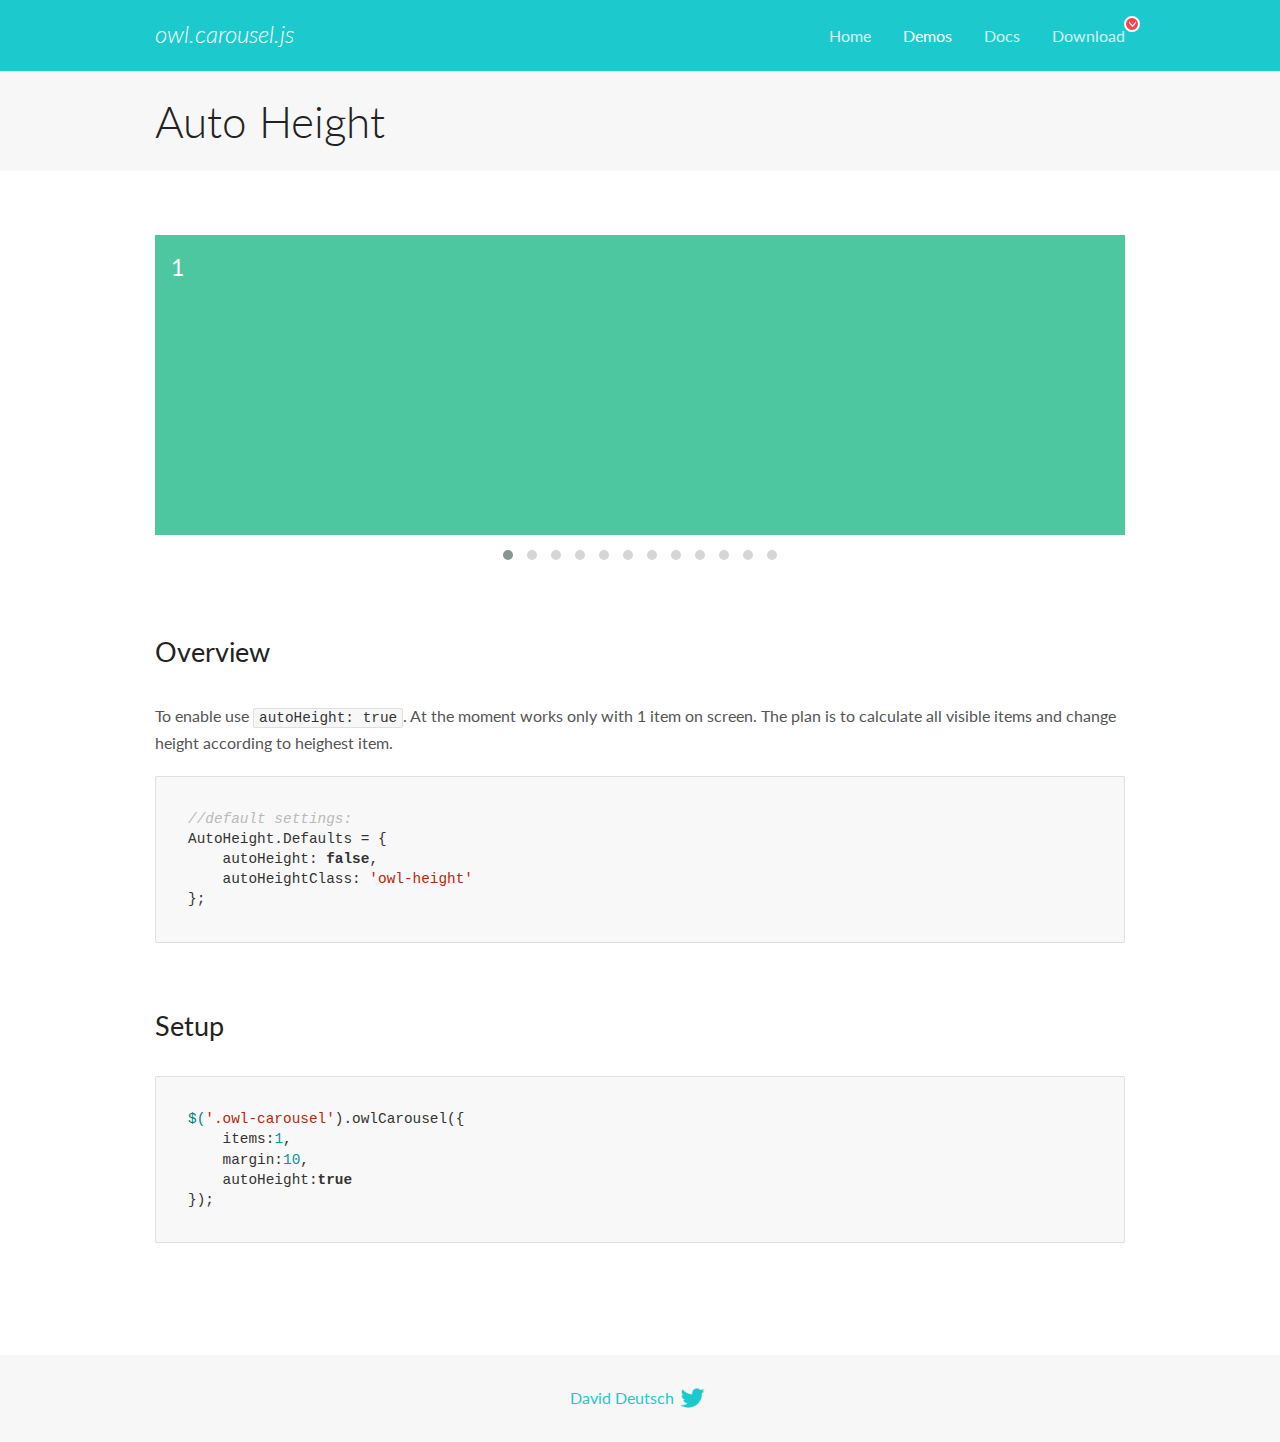
<file: assets/OwlCarousel2-2.3.4/OwlCarousel2-2.3.4/docs/demos/autoheight.html>
<!DOCTYPE html>
<html lang="en">
  <head>

    <!-- head -->
    <meta charset="utf-8">
    <meta name="msapplication-tap-highlight" content="no" />
    <meta name="viewport" content="width=device-width, initial-scale=1.0" />
    <meta name="description" content="autoHeight usage demo">
    <meta name="author" content="David Deutsch">
    <title>
      Auto Height Demo | Owl Carousel | 2.3.4
    </title>

    <!-- Stylesheets -->
    <link href='https://fonts.googleapis.com/css?family=Lato:300,400,700,400italic,300italic' rel='stylesheet' type='text/css'>
    <link rel="stylesheet" href="../assets/css/docs.theme.min.css">

    <!-- Owl Stylesheets -->
    <link rel="stylesheet" href="../assets/owlcarousel/assets/owl.carousel.min.css">
    <link rel="stylesheet" href="../assets/owlcarousel/assets/owl.theme.default.min.css">

    <!-- HTML5 shim and Respond.js IE8 support of HTML5 elements and media queries -->

    <!--[if lt IE 9]>
      <script src="https://oss.maxcdn.com/libs/html5shiv/3.7.0/html5shiv.js"></script>
      <script src="https://oss.maxcdn.com/libs/respond.js/1.3.0/respond.min.js"></script>
    <![endif]-->

    <!-- Favicons -->
    <link rel="apple-touch-icon-precomposed" sizes="144x144" href="../assets/ico/apple-touch-icon-144-precomposed.png">
    <link rel="shortcut icon" href="../assets/ico/favicon.png">
    <link rel="shortcut icon" href="favicon.ico">

    <!-- Yeah i know js should not be in header. Its required for demos.-->

    <!-- javascript -->
    <script src="../assets/vendors/jquery.min.js"></script>
    <script src="../assets/owlcarousel/owl.carousel.js"></script>
  </head>
  <body>

    <!-- header -->
    <header class="header">
      <div class="row">
        <div class="large-12 columns">
          <div class="brand left">
            <h3>
              <a href="/OwlCarousel2/">owl.carousel.js</a> 
            </h3>
          </div>
          <a id="toggle-nav" class="right">
            <span></span> <span></span> <span></span> 
          </a> 
          <div class="nav-bar">
            <ul class="clearfix">
              <li> <a href="/OwlCarousel2/index.html">Home</a>  </li>
              <li class="active">
                <a href="/OwlCarousel2/demos/demos.html">Demos</a> 
              </li>
              <li> <a href="/OwlCarousel2/docs/started-welcome.html">Docs</a>  </li>
              <li>
                <a href="https://github.com/OwlCarousel2/OwlCarousel2/archive/2.3.4.zip">Download</a> 
                <span class="download"></span> 
              </li>
            </ul>
          </div>
        </div>
      </div>
    </header>

    <!-- title -->
    <section class="title">
      <div class="row">
        <div class="large-12 columns">
          <h1>Auto Height</h1>
        </div>
      </div>
    </section>

    <!--  Demos -->
    <section id="demos">
      <div class="row">
        <div class="large-12 columns">
          <div class="owl-carousel owl-theme">
            <div class="item" style="height:300px">
              <h4>1</h4>
            </div>
            <div class="item" style="height:100px">
              <h4>2</h4>
            </div>
            <div class="item" style="height:500px">
              <h4>3</h4>
            </div>
            <div class="item" style="height:250px">
              <h4>4</h4>
            </div>
            <div class="item" style="height:400px">
              <h4>5</h4>
            </div>
            <div class="item" style="height:500px">
              <h4>6</h4>
            </div>
            <div class="item" style="height:600px">
              <h4>7</h4>
            </div>
            <div class="item" style="height:400px">
              <h4>8</h4>
            </div>
            <div class="item" style="height:300px">
              <h4>9</h4>
            </div>
            <div class="item" style="height:350px">
              <h4>10</h4>
            </div>
            <div class="item" style="height:200px">
              <h4>11</h4>
            </div>
            <div class="item" style="height:150px">
              <h4>12</h4>
            </div>
          </div>
          <h3 id="overview">Overview</h3>
          <p>To enable use <code>autoHeight: true</code>. At the moment works only with 1 item on screen. The plan is to calculate all visible items and change height according to heighest item.</p>
          <pre><code>//default settings:
AutoHeight.Defaults = {
    autoHeight: false,
    autoHeightClass: &#39;owl-height&#39;
};</code></pre>
          <h3 id="setup">Setup</h3>
          <pre><code>$(&#39;.owl-carousel&#39;).owlCarousel({
    items:1,
    margin:10,
    autoHeight:true
});</code></pre>
          <script>
            $(document).ready(function() {
              $('.owl-carousel').owlCarousel({
                items: 1,
                margin: 10,
                autoHeight: true
              });
            })
          </script>
        </div>
      </div>
    </section>

    <!-- footer -->
    <footer class="footer">
      <div class="row">
        <div class="large-12 columns">
          <h5>
            <a href="/OwlCarousel2/docs/support-contact.html">David Deutsch</a> 
            <a id="custom-tweet-button" href="https://twitter.com/share?url=https://github.com/OwlCarousel2/OwlCarousel2&text=Owl Carousel - This is so awesome! " target="_blank"></a> 
          </h5>
        </div>
      </div>
    </footer>

    <!-- vendors -->
    <script src="../assets/vendors/highlight.js"></script>
    <script src="../assets/js/app.js"></script>
  </body>
</html>
</file>
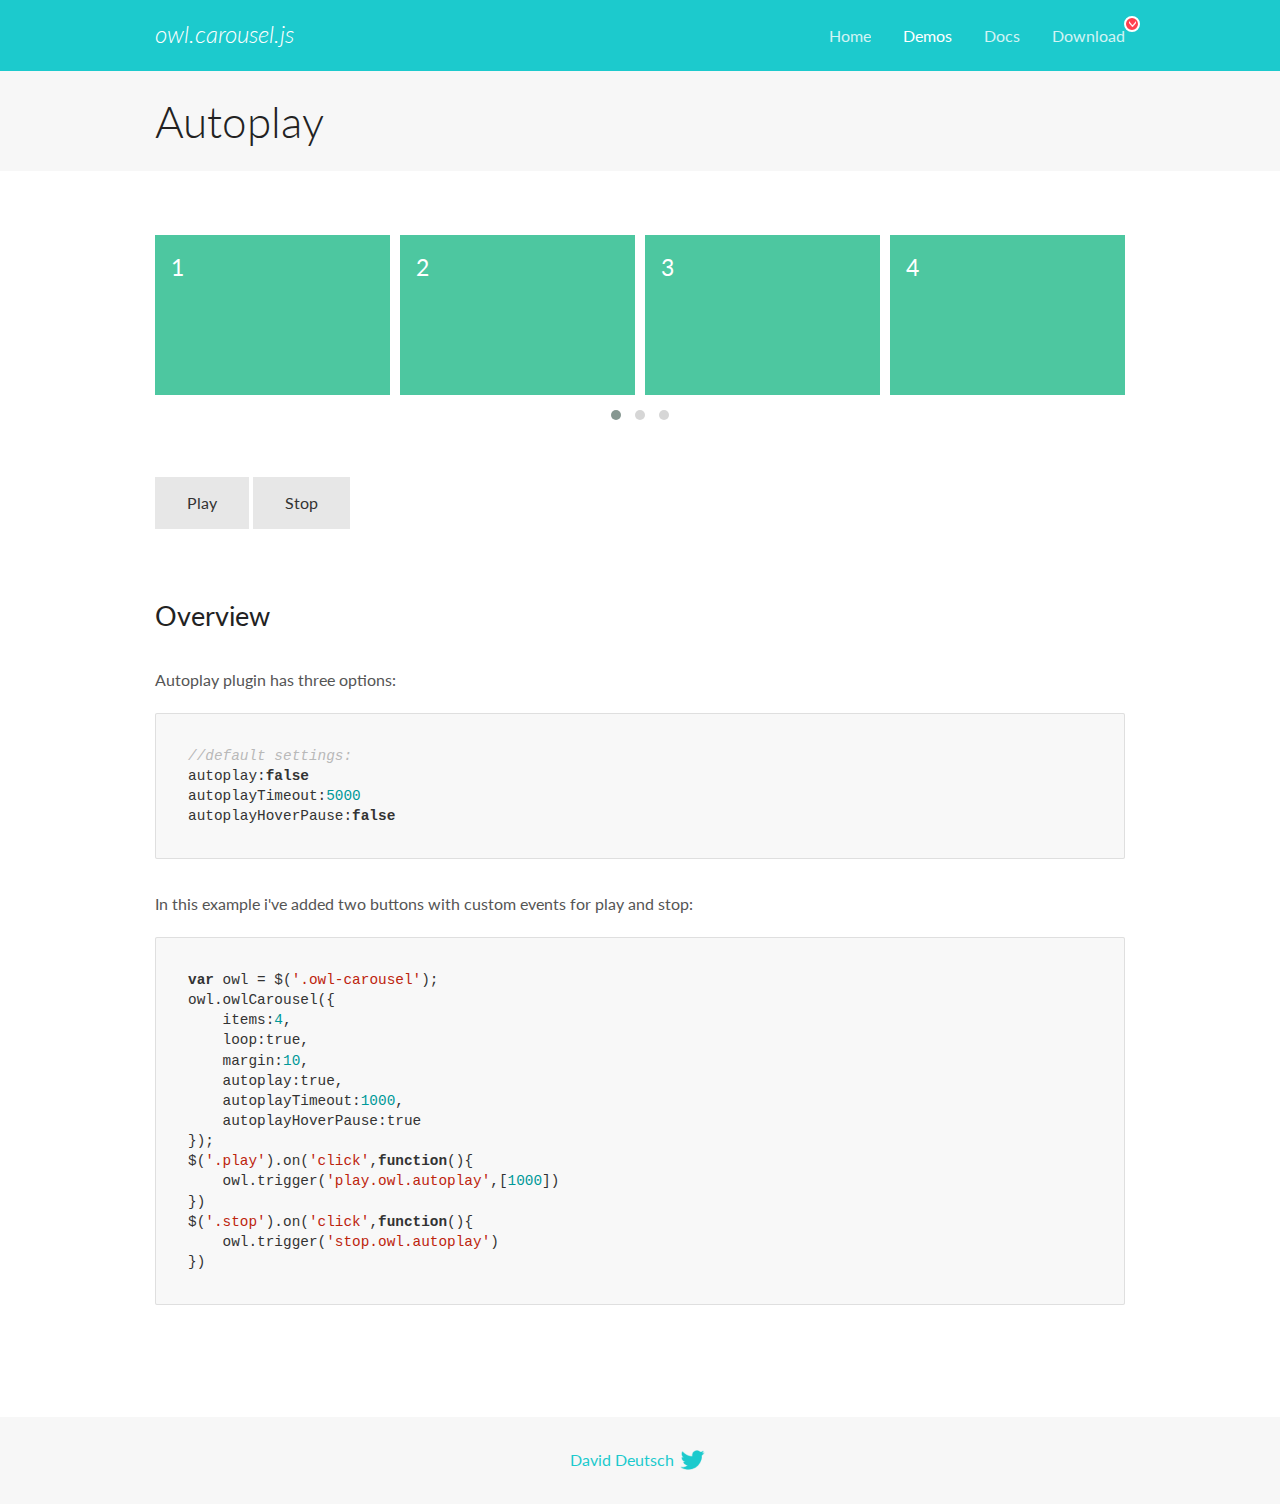
<file: assets/OwlCarousel2-2.3.4/OwlCarousel2-2.3.4/docs/demos/autoplay.html>
<!DOCTYPE html>
<html lang="en">
  <head>

    <!-- head -->
    <meta charset="utf-8">
    <meta name="msapplication-tap-highlight" content="no" />
    <meta name="viewport" content="width=device-width, initial-scale=1.0" />
    <meta name="description" content="Autoplay usage demo">
    <meta name="author" content="David Deutsch">
    <title>
      Autoplay Demo | Owl Carousel | 2.3.4
    </title>

    <!-- Stylesheets -->
    <link href='https://fonts.googleapis.com/css?family=Lato:300,400,700,400italic,300italic' rel='stylesheet' type='text/css'>
    <link rel="stylesheet" href="../assets/css/docs.theme.min.css">

    <!-- Owl Stylesheets -->
    <link rel="stylesheet" href="../assets/owlcarousel/assets/owl.carousel.min.css">
    <link rel="stylesheet" href="../assets/owlcarousel/assets/owl.theme.default.min.css">

    <!-- HTML5 shim and Respond.js IE8 support of HTML5 elements and media queries -->

    <!--[if lt IE 9]>
      <script src="https://oss.maxcdn.com/libs/html5shiv/3.7.0/html5shiv.js"></script>
      <script src="https://oss.maxcdn.com/libs/respond.js/1.3.0/respond.min.js"></script>
    <![endif]-->

    <!-- Favicons -->
    <link rel="apple-touch-icon-precomposed" sizes="144x144" href="../assets/ico/apple-touch-icon-144-precomposed.png">
    <link rel="shortcut icon" href="../assets/ico/favicon.png">
    <link rel="shortcut icon" href="favicon.ico">

    <!-- Yeah i know js should not be in header. Its required for demos.-->

    <!-- javascript -->
    <script src="../assets/vendors/jquery.min.js"></script>
    <script src="../assets/owlcarousel/owl.carousel.js"></script>
  </head>
  <body>

    <!-- header -->
    <header class="header">
      <div class="row">
        <div class="large-12 columns">
          <div class="brand left">
            <h3>
              <a href="/OwlCarousel2/">owl.carousel.js</a> 
            </h3>
          </div>
          <a id="toggle-nav" class="right">
            <span></span> <span></span> <span></span> 
          </a> 
          <div class="nav-bar">
            <ul class="clearfix">
              <li> <a href="/OwlCarousel2/index.html">Home</a>  </li>
              <li class="active">
                <a href="/OwlCarousel2/demos/demos.html">Demos</a> 
              </li>
              <li> <a href="/OwlCarousel2/docs/started-welcome.html">Docs</a>  </li>
              <li>
                <a href="https://github.com/OwlCarousel2/OwlCarousel2/archive/2.3.4.zip">Download</a> 
                <span class="download"></span> 
              </li>
            </ul>
          </div>
        </div>
      </div>
    </header>

    <!-- title -->
    <section class="title">
      <div class="row">
        <div class="large-12 columns">
          <h1>Autoplay</h1>
        </div>
      </div>
    </section>

    <!--  Demos -->
    <section id="demos">
      <div class="row">
        <div class="large-12 columns">
          <div class="owl-carousel owl-theme">
            <div class="item">
              <h4>1</h4>
            </div>
            <div class="item">
              <h4>2</h4>
            </div>
            <div class="item">
              <h4>3</h4>
            </div>
            <div class="item">
              <h4>4</h4>
            </div>
            <div class="item">
              <h4>5</h4>
            </div>
            <div class="item">
              <h4>6</h4>
            </div>
            <div class="item">
              <h4>7</h4>
            </div>
            <div class="item">
              <h4>8</h4>
            </div>
            <div class="item">
              <h4>9</h4>
            </div>
            <div class="item">
              <h4>10</h4>
            </div>
            <div class="item">
              <h4>11</h4>
            </div>
            <div class="item">
              <h4>12</h4>
            </div>
          </div>
          <a class="button secondary play">Play</a> 
          <a class="button secondary stop">Stop</a> 
          <h3 id="overview">Overview</h3>
          <p>Autoplay plugin has three options:</p>
          <pre><code>//default settings:
autoplay:false
autoplayTimeout:5000
autoplayHoverPause:false</code></pre>
          <p>In this example i&#39;ve added two buttons with custom events for play and stop:</p>
          <pre><code>var owl = $(&#39;.owl-carousel&#39;);
owl.owlCarousel({
    items:4,
    loop:true,
    margin:10,
    autoplay:true,
    autoplayTimeout:1000,
    autoplayHoverPause:true
});
$(&#39;.play&#39;).on(&#39;click&#39;,function(){
    owl.trigger(&#39;play.owl.autoplay&#39;,[1000])
})
$(&#39;.stop&#39;).on(&#39;click&#39;,function(){
    owl.trigger(&#39;stop.owl.autoplay&#39;)
})</code></pre>
          <script>
            $(document).ready(function() {
              var owl = $('.owl-carousel');
              owl.owlCarousel({
                items: 4,
                loop: true,
                margin: 10,
                autoplay: true,
                autoplayTimeout: 1000,
                autoplayHoverPause: true
              });
              $('.play').on('click', function() {
                owl.trigger('play.owl.autoplay', [1000])
              })
              $('.stop').on('click', function() {
                owl.trigger('stop.owl.autoplay')
              })
            })
          </script>
        </div>
      </div>
    </section>

    <!-- footer -->
    <footer class="footer">
      <div class="row">
        <div class="large-12 columns">
          <h5>
            <a href="/OwlCarousel2/docs/support-contact.html">David Deutsch</a> 
            <a id="custom-tweet-button" href="https://twitter.com/share?url=https://github.com/OwlCarousel2/OwlCarousel2&text=Owl Carousel - This is so awesome! " target="_blank"></a> 
          </h5>
        </div>
      </div>
    </footer>

    <!-- vendors -->
    <script src="../assets/vendors/highlight.js"></script>
    <script src="../assets/js/app.js"></script>
  </body>
</html>
</file>
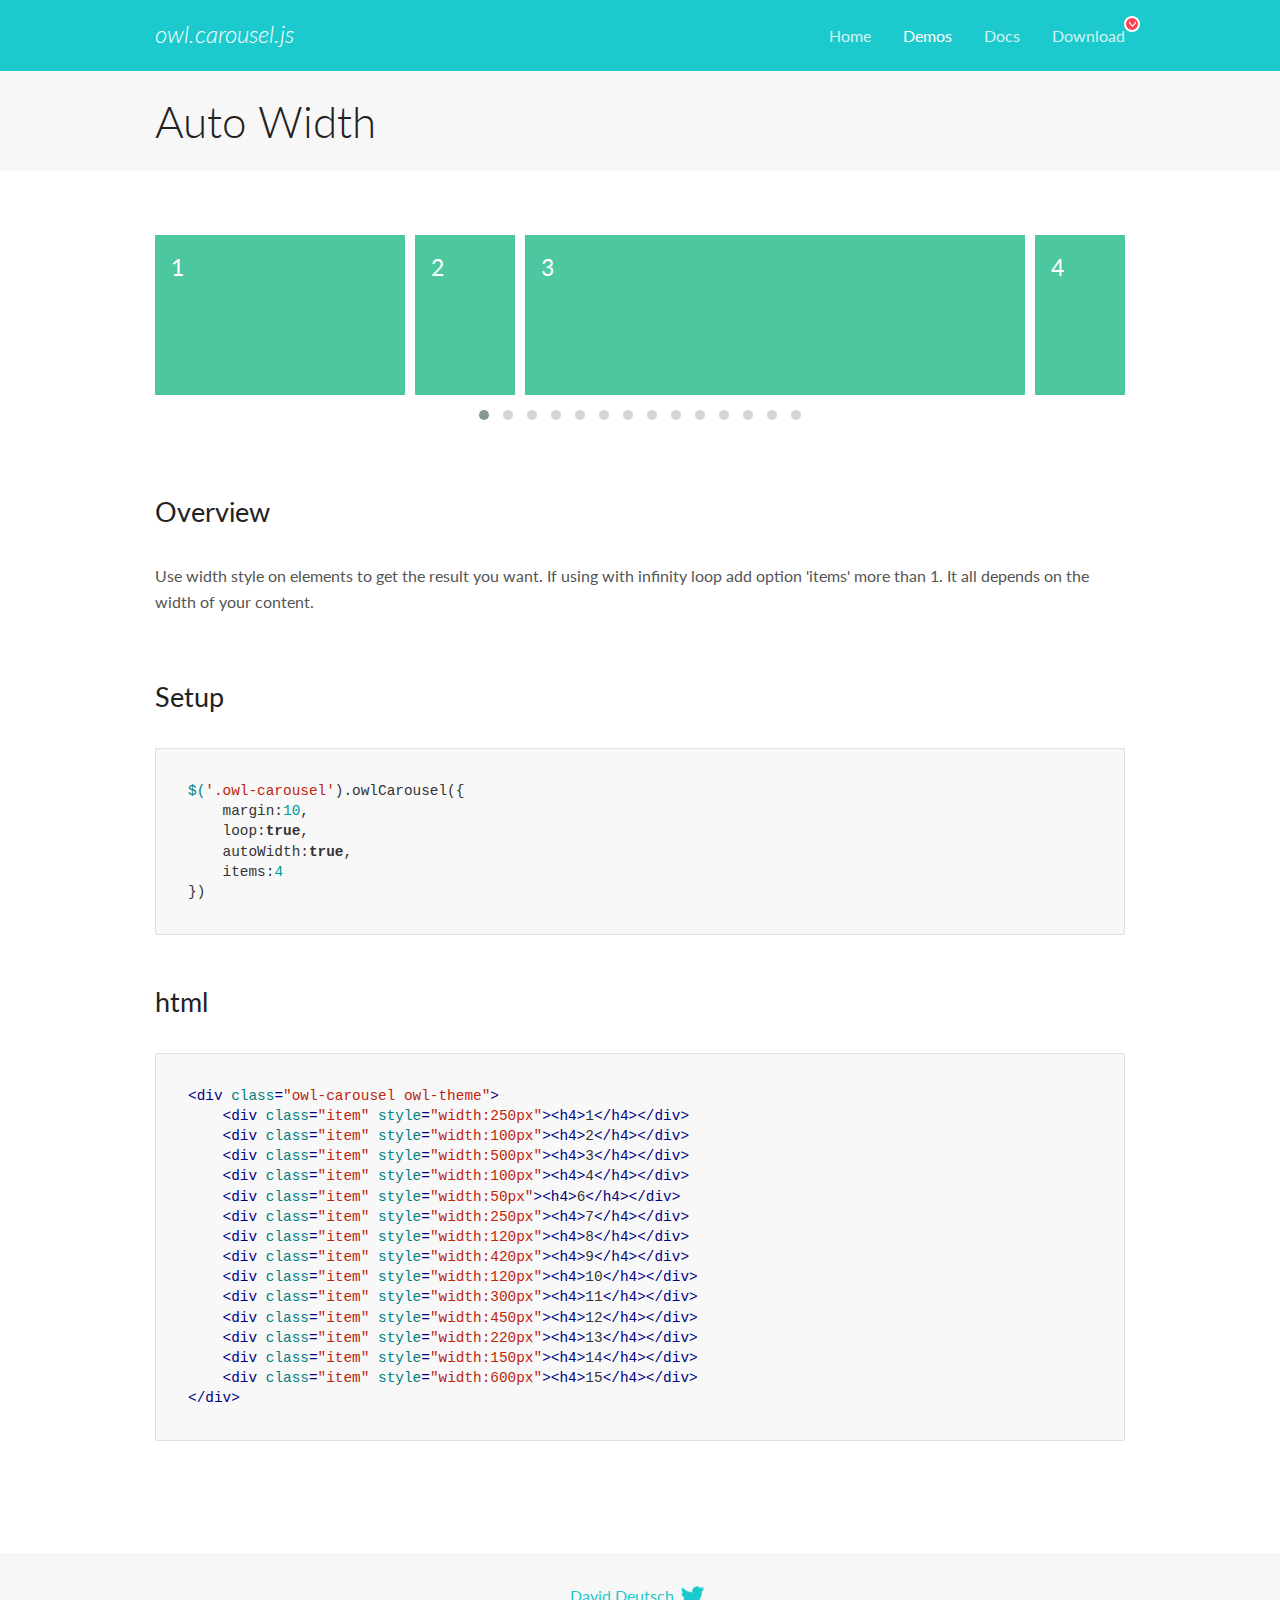
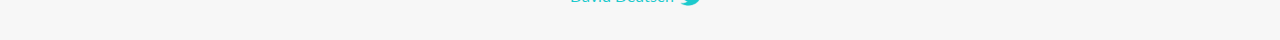
<file: assets/OwlCarousel2-2.3.4/OwlCarousel2-2.3.4/docs/demos/autowidth.html>
<!DOCTYPE html>
<html lang="en">
  <head>

    <!-- head -->
    <meta charset="utf-8">
    <meta name="msapplication-tap-highlight" content="no" />
    <meta name="viewport" content="width=device-width, initial-scale=1.0" />
    <meta name="description" content="Auto Width">
    <meta name="author" content="David Deutsch">
    <title>
      Auto Width Demo | Owl Carousel | 2.3.4
    </title>

    <!-- Stylesheets -->
    <link href='https://fonts.googleapis.com/css?family=Lato:300,400,700,400italic,300italic' rel='stylesheet' type='text/css'>
    <link rel="stylesheet" href="../assets/css/docs.theme.min.css">

    <!-- Owl Stylesheets -->
    <link rel="stylesheet" href="../assets/owlcarousel/assets/owl.carousel.min.css">
    <link rel="stylesheet" href="../assets/owlcarousel/assets/owl.theme.default.min.css">

    <!-- HTML5 shim and Respond.js IE8 support of HTML5 elements and media queries -->

    <!--[if lt IE 9]>
      <script src="https://oss.maxcdn.com/libs/html5shiv/3.7.0/html5shiv.js"></script>
      <script src="https://oss.maxcdn.com/libs/respond.js/1.3.0/respond.min.js"></script>
    <![endif]-->

    <!-- Favicons -->
    <link rel="apple-touch-icon-precomposed" sizes="144x144" href="../assets/ico/apple-touch-icon-144-precomposed.png">
    <link rel="shortcut icon" href="../assets/ico/favicon.png">
    <link rel="shortcut icon" href="favicon.ico">

    <!-- Yeah i know js should not be in header. Its required for demos.-->

    <!-- javascript -->
    <script src="../assets/vendors/jquery.min.js"></script>
    <script src="../assets/owlcarousel/owl.carousel.js"></script>
  </head>
  <body>

    <!-- header -->
    <header class="header">
      <div class="row">
        <div class="large-12 columns">
          <div class="brand left">
            <h3>
              <a href="/OwlCarousel2/">owl.carousel.js</a> 
            </h3>
          </div>
          <a id="toggle-nav" class="right">
            <span></span> <span></span> <span></span> 
          </a> 
          <div class="nav-bar">
            <ul class="clearfix">
              <li> <a href="/OwlCarousel2/index.html">Home</a>  </li>
              <li class="active">
                <a href="/OwlCarousel2/demos/demos.html">Demos</a> 
              </li>
              <li> <a href="/OwlCarousel2/docs/started-welcome.html">Docs</a>  </li>
              <li>
                <a href="https://github.com/OwlCarousel2/OwlCarousel2/archive/2.3.4.zip">Download</a> 
                <span class="download"></span> 
              </li>
            </ul>
          </div>
        </div>
      </div>
    </header>

    <!-- title -->
    <section class="title">
      <div class="row">
        <div class="large-12 columns">
          <h1>Auto Width</h1>
        </div>
      </div>
    </section>

    <!--  Demos -->
    <section id="demos">
      <div class="row">
        <div class="large-12 columns">
          <div class="owl-carousel owl-theme">
            <div class="item" style="width:250px">
              <h4>1</h4>
            </div>
            <div class="item" style="width:100px">
              <h4>2</h4>
            </div>
            <div class="item" style="width:500px">
              <h4>3</h4>
            </div>
            <div class="item" style="width:100px">
              <h4>4</h4>
            </div>
            <div class="item" style="width:50px">
              <h4>6</h4>
            </div>
            <div class="item" style="width:250px">
              <h4>7</h4>
            </div>
            <div class="item" style="width:120px">
              <h4>8</h4>
            </div>
            <div class="item" style="width:420px">
              <h4>9</h4>
            </div>
            <div class="item" style="width:120px">
              <h4>10</h4>
            </div>
            <div class="item" style="width:300px">
              <h4>11</h4>
            </div>
            <div class="item" style="width:450px">
              <h4>12</h4>
            </div>
            <div class="item" style="width:220px">
              <h4>13</h4>
            </div>
            <div class="item" style="width:150px">
              <h4>14</h4>
            </div>
            <div class="item" style="width:600px">
              <h4>15</h4>
            </div>
          </div>
          <h3 id="overview">Overview</h3>
          <p>Use width style on elements to get the result you want. If using with infinity loop add option &#39;items&#39; more than 1. It all depends on the width of your content.</p>
          <h3 id="setup">Setup</h3>
          <pre><code>$(&#39;.owl-carousel&#39;).owlCarousel({
    margin:10,
    loop:true,
    autoWidth:true,
    items:4
})</code></pre>
          <h3 id="html">html</h3>
          <pre><code>&lt;div class=&quot;owl-carousel owl-theme&quot;&gt;
    &lt;div class=&quot;item&quot; style=&quot;width:250px&quot;&gt;&lt;h4&gt;1&lt;/h4&gt;&lt;/div&gt;
    &lt;div class=&quot;item&quot; style=&quot;width:100px&quot;&gt;&lt;h4&gt;2&lt;/h4&gt;&lt;/div&gt;
    &lt;div class=&quot;item&quot; style=&quot;width:500px&quot;&gt;&lt;h4&gt;3&lt;/h4&gt;&lt;/div&gt;
    &lt;div class=&quot;item&quot; style=&quot;width:100px&quot;&gt;&lt;h4&gt;4&lt;/h4&gt;&lt;/div&gt;
    &lt;div class=&quot;item&quot; style=&quot;width:50px&quot;&gt;&lt;h4&gt;6&lt;/h4&gt;&lt;/div&gt;
    &lt;div class=&quot;item&quot; style=&quot;width:250px&quot;&gt;&lt;h4&gt;7&lt;/h4&gt;&lt;/div&gt;
    &lt;div class=&quot;item&quot; style=&quot;width:120px&quot;&gt;&lt;h4&gt;8&lt;/h4&gt;&lt;/div&gt;
    &lt;div class=&quot;item&quot; style=&quot;width:420px&quot;&gt;&lt;h4&gt;9&lt;/h4&gt;&lt;/div&gt;
    &lt;div class=&quot;item&quot; style=&quot;width:120px&quot;&gt;&lt;h4&gt;10&lt;/h4&gt;&lt;/div&gt;
    &lt;div class=&quot;item&quot; style=&quot;width:300px&quot;&gt;&lt;h4&gt;11&lt;/h4&gt;&lt;/div&gt;
    &lt;div class=&quot;item&quot; style=&quot;width:450px&quot;&gt;&lt;h4&gt;12&lt;/h4&gt;&lt;/div&gt;
    &lt;div class=&quot;item&quot; style=&quot;width:220px&quot;&gt;&lt;h4&gt;13&lt;/h4&gt;&lt;/div&gt;
    &lt;div class=&quot;item&quot; style=&quot;width:150px&quot;&gt;&lt;h4&gt;14&lt;/h4&gt;&lt;/div&gt;
    &lt;div class=&quot;item&quot; style=&quot;width:600px&quot;&gt;&lt;h4&gt;15&lt;/h4&gt;&lt;/div&gt;
&lt;/div&gt;</code></pre>
          <script>
            $(document).ready(function() {
              $('.owl-carousel').owlCarousel({
                margin: 10,
                loop: true,
                autoWidth: true,
                items: 4
              })
            })
          </script>
        </div>
      </div>
    </section>

    <!-- footer -->
    <footer class="footer">
      <div class="row">
        <div class="large-12 columns">
          <h5>
            <a href="/OwlCarousel2/docs/support-contact.html">David Deutsch</a> 
            <a id="custom-tweet-button" href="https://twitter.com/share?url=https://github.com/OwlCarousel2/OwlCarousel2&text=Owl Carousel - This is so awesome! " target="_blank"></a> 
          </h5>
        </div>
      </div>
    </footer>

    <!-- vendors -->
    <script src="../assets/vendors/highlight.js"></script>
    <script src="../assets/js/app.js"></script>
  </body>
</html>
</file>
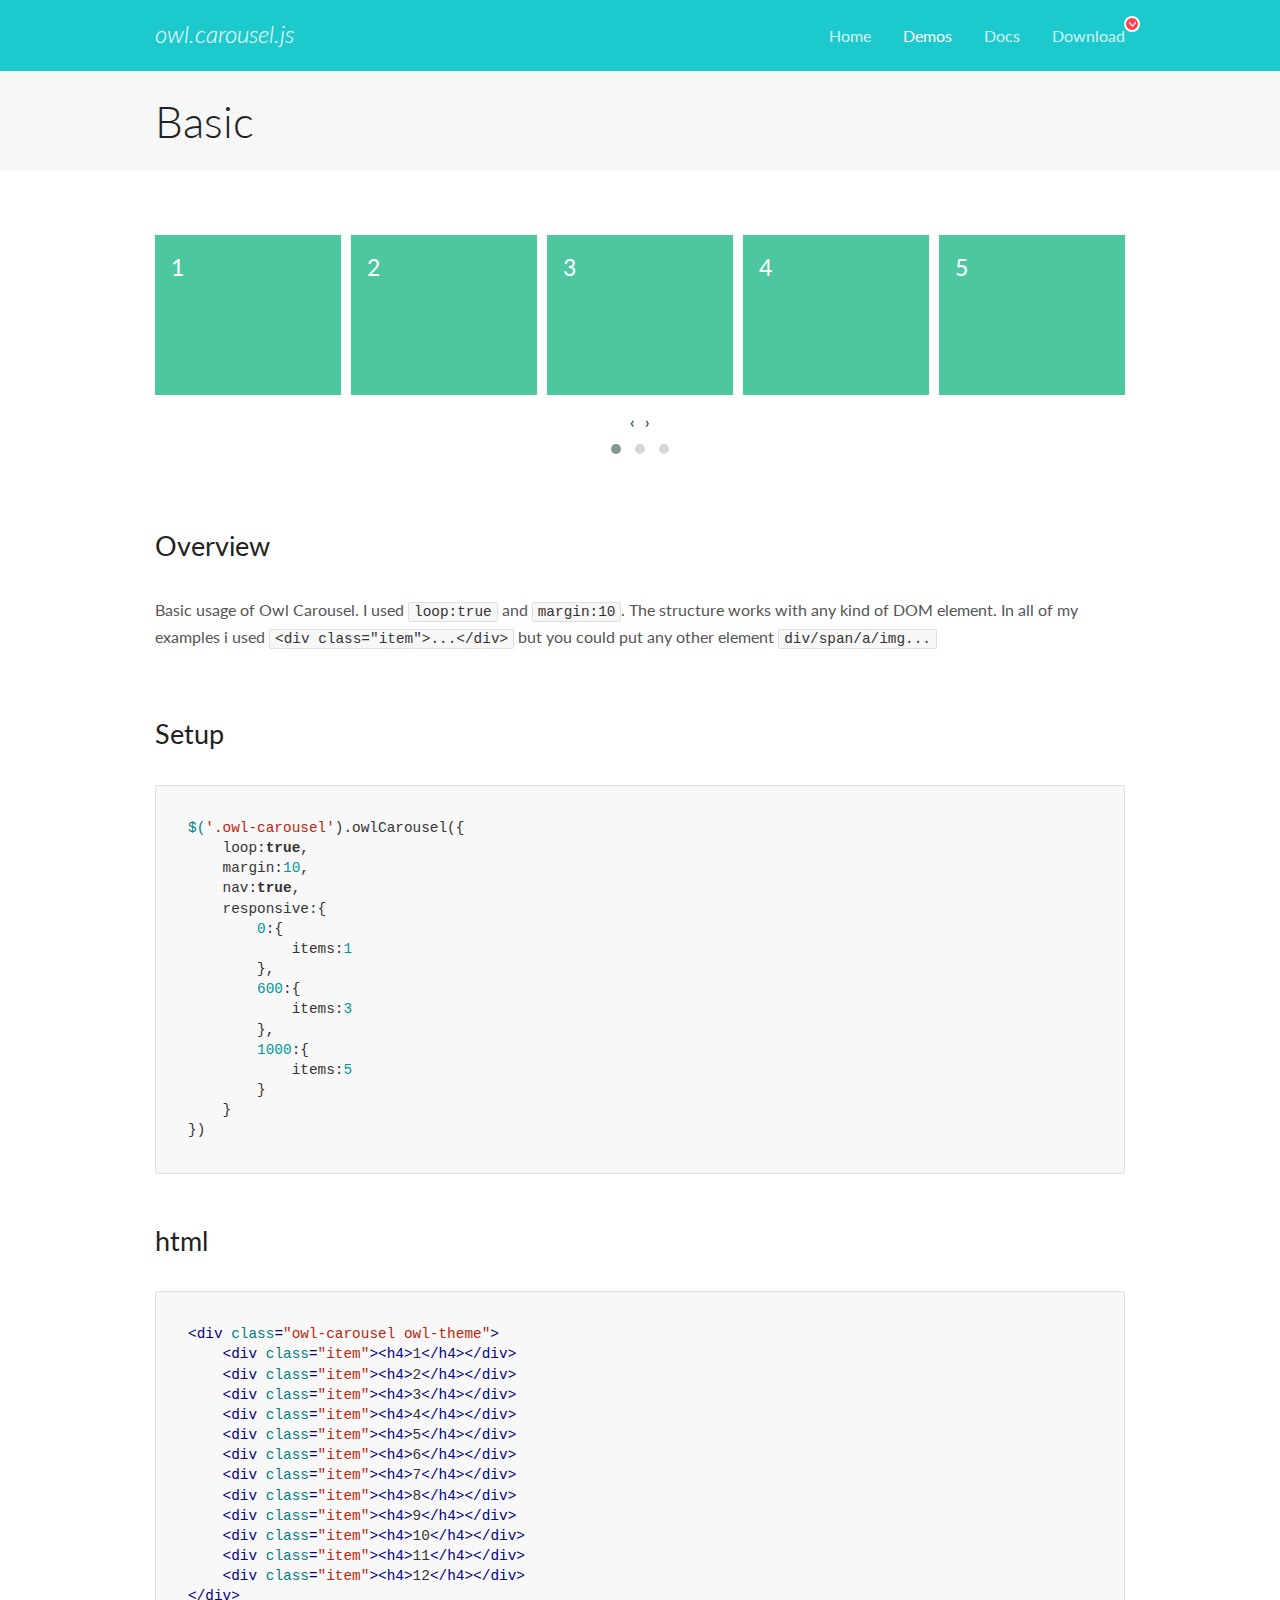
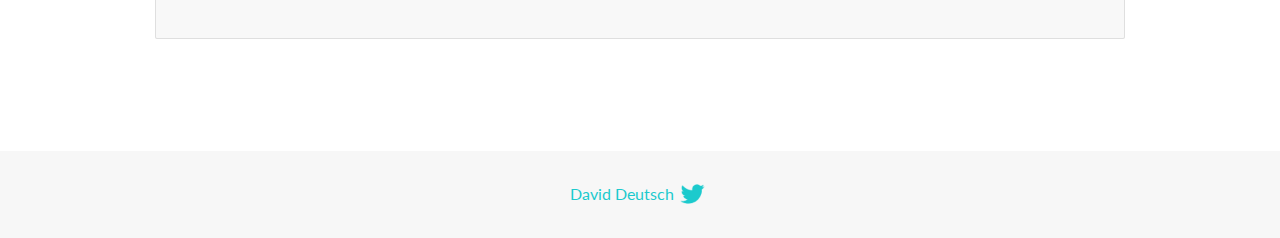
<file: assets/OwlCarousel2-2.3.4/OwlCarousel2-2.3.4/docs/demos/basic.html>
<!DOCTYPE html>
<html lang="en">
  <head>

    <!-- head -->
    <meta charset="utf-8">
    <meta name="msapplication-tap-highlight" content="no" />
    <meta name="viewport" content="width=device-width, initial-scale=1.0" />
    <meta name="description" content="Basic usage demo">
    <meta name="author" content="David Deutsch">
    <title>
      Basic Demo | Owl Carousel | 2.3.4
    </title>

    <!-- Stylesheets -->
    <link href='https://fonts.googleapis.com/css?family=Lato:300,400,700,400italic,300italic' rel='stylesheet' type='text/css'>
    <link rel="stylesheet" href="../assets/css/docs.theme.min.css">

    <!-- Owl Stylesheets -->
    <link rel="stylesheet" href="../assets/owlcarousel/assets/owl.carousel.min.css">
    <link rel="stylesheet" href="../assets/owlcarousel/assets/owl.theme.default.min.css">

    <!-- HTML5 shim and Respond.js IE8 support of HTML5 elements and media queries -->

    <!--[if lt IE 9]>
      <script src="https://oss.maxcdn.com/libs/html5shiv/3.7.0/html5shiv.js"></script>
      <script src="https://oss.maxcdn.com/libs/respond.js/1.3.0/respond.min.js"></script>
    <![endif]-->

    <!-- Favicons -->
    <link rel="apple-touch-icon-precomposed" sizes="144x144" href="../assets/ico/apple-touch-icon-144-precomposed.png">
    <link rel="shortcut icon" href="../assets/ico/favicon.png">
    <link rel="shortcut icon" href="favicon.ico">

    <!-- Yeah i know js should not be in header. Its required for demos.-->

    <!-- javascript -->
    <script src="../assets/vendors/jquery.min.js"></script>
    <script src="../assets/owlcarousel/owl.carousel.js"></script>
  </head>
  <body>

    <!-- header -->
    <header class="header">
      <div class="row">
        <div class="large-12 columns">
          <div class="brand left">
            <h3>
              <a href="/OwlCarousel2/">owl.carousel.js</a> 
            </h3>
          </div>
          <a id="toggle-nav" class="right">
            <span></span> <span></span> <span></span> 
          </a> 
          <div class="nav-bar">
            <ul class="clearfix">
              <li> <a href="/OwlCarousel2/index.html">Home</a>  </li>
              <li class="active">
                <a href="/OwlCarousel2/demos/demos.html">Demos</a> 
              </li>
              <li> <a href="/OwlCarousel2/docs/started-welcome.html">Docs</a>  </li>
              <li>
                <a href="https://github.com/OwlCarousel2/OwlCarousel2/archive/2.3.4.zip">Download</a> 
                <span class="download"></span> 
              </li>
            </ul>
          </div>
        </div>
      </div>
    </header>

    <!-- title -->
    <section class="title">
      <div class="row">
        <div class="large-12 columns">
          <h1>Basic</h1>
        </div>
      </div>
    </section>

    <!--  Demos -->
    <section id="demos">
      <div class="row">
        <div class="large-12 columns">
          <div class="owl-carousel owl-theme">
            <div class="item">
              <h4>1</h4>
            </div>
            <div class="item">
              <h4>2</h4>
            </div>
            <div class="item">
              <h4>3</h4>
            </div>
            <div class="item">
              <h4>4</h4>
            </div>
            <div class="item">
              <h4>5</h4>
            </div>
            <div class="item">
              <h4>6</h4>
            </div>
            <div class="item">
              <h4>7</h4>
            </div>
            <div class="item">
              <h4>8</h4>
            </div>
            <div class="item">
              <h4>9</h4>
            </div>
            <div class="item">
              <h4>10</h4>
            </div>
            <div class="item">
              <h4>11</h4>
            </div>
            <div class="item">
              <h4>12</h4>
            </div>
          </div>
          <h3 id="overview">Overview</h3>
          <p>Basic usage of Owl Carousel. I used <code>loop:true</code> and <code>margin:10</code>. The structure works with any kind of DOM element. In all of my examples i used <code>&lt;div class=&quot;item&quot;&gt;...&lt;/div&gt;</code> but you could
            put any other element <code>div/span/a/img...</code></p>
          <h3 id="setup">Setup</h3>
          <pre><code>$(&#39;.owl-carousel&#39;).owlCarousel({
    loop:true,
    margin:10,
    nav:true,
    responsive:{
        0:{
            items:1
        },
        600:{
            items:3
        },
        1000:{
            items:5
        }
    }
})</code></pre>
          <h3 id="html">html</h3>
          <pre><code>&lt;div class=&quot;owl-carousel owl-theme&quot;&gt;
    &lt;div class=&quot;item&quot;&gt;&lt;h4&gt;1&lt;/h4&gt;&lt;/div&gt;
    &lt;div class=&quot;item&quot;&gt;&lt;h4&gt;2&lt;/h4&gt;&lt;/div&gt;
    &lt;div class=&quot;item&quot;&gt;&lt;h4&gt;3&lt;/h4&gt;&lt;/div&gt;
    &lt;div class=&quot;item&quot;&gt;&lt;h4&gt;4&lt;/h4&gt;&lt;/div&gt;
    &lt;div class=&quot;item&quot;&gt;&lt;h4&gt;5&lt;/h4&gt;&lt;/div&gt;
    &lt;div class=&quot;item&quot;&gt;&lt;h4&gt;6&lt;/h4&gt;&lt;/div&gt;
    &lt;div class=&quot;item&quot;&gt;&lt;h4&gt;7&lt;/h4&gt;&lt;/div&gt;
    &lt;div class=&quot;item&quot;&gt;&lt;h4&gt;8&lt;/h4&gt;&lt;/div&gt;
    &lt;div class=&quot;item&quot;&gt;&lt;h4&gt;9&lt;/h4&gt;&lt;/div&gt;
    &lt;div class=&quot;item&quot;&gt;&lt;h4&gt;10&lt;/h4&gt;&lt;/div&gt;
    &lt;div class=&quot;item&quot;&gt;&lt;h4&gt;11&lt;/h4&gt;&lt;/div&gt;
    &lt;div class=&quot;item&quot;&gt;&lt;h4&gt;12&lt;/h4&gt;&lt;/div&gt;
&lt;/div&gt;</code></pre>
          <script>
            $(document).ready(function() {
              var owl = $('.owl-carousel');
              owl.owlCarousel({
                margin: 10,
                nav: true,
                loop: true,
                responsive: {
                  0: {
                    items: 1
                  },
                  600: {
                    items: 3
                  },
                  1000: {
                    items: 5
                  }
                }
              })
            })
          </script>
        </div>
      </div>
    </section>

    <!-- footer -->
    <footer class="footer">
      <div class="row">
        <div class="large-12 columns">
          <h5>
            <a href="/OwlCarousel2/docs/support-contact.html">David Deutsch</a> 
            <a id="custom-tweet-button" href="https://twitter.com/share?url=https://github.com/OwlCarousel2/OwlCarousel2&text=Owl Carousel - This is so awesome! " target="_blank"></a> 
          </h5>
        </div>
      </div>
    </footer>

    <!-- vendors -->
    <script src="../assets/vendors/highlight.js"></script>
    <script src="../assets/js/app.js"></script>
  </body>
</html>
</file>
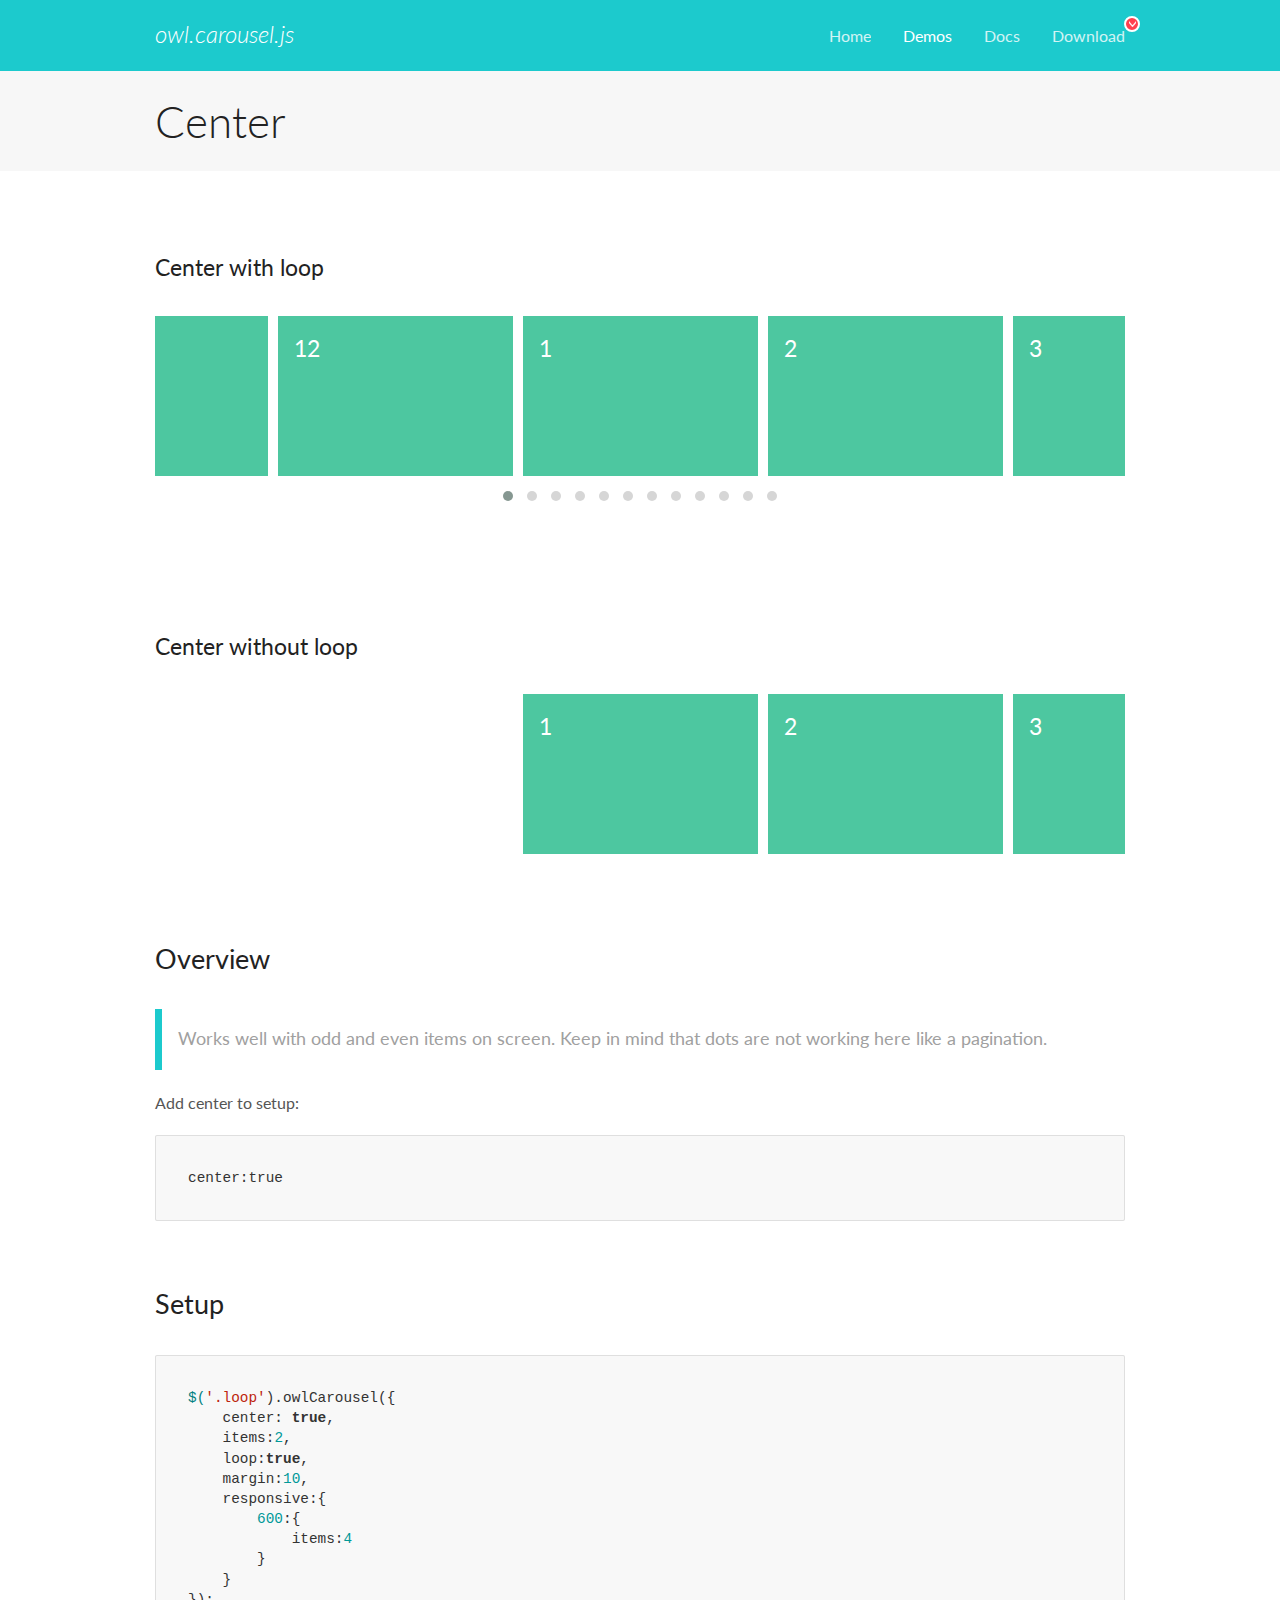
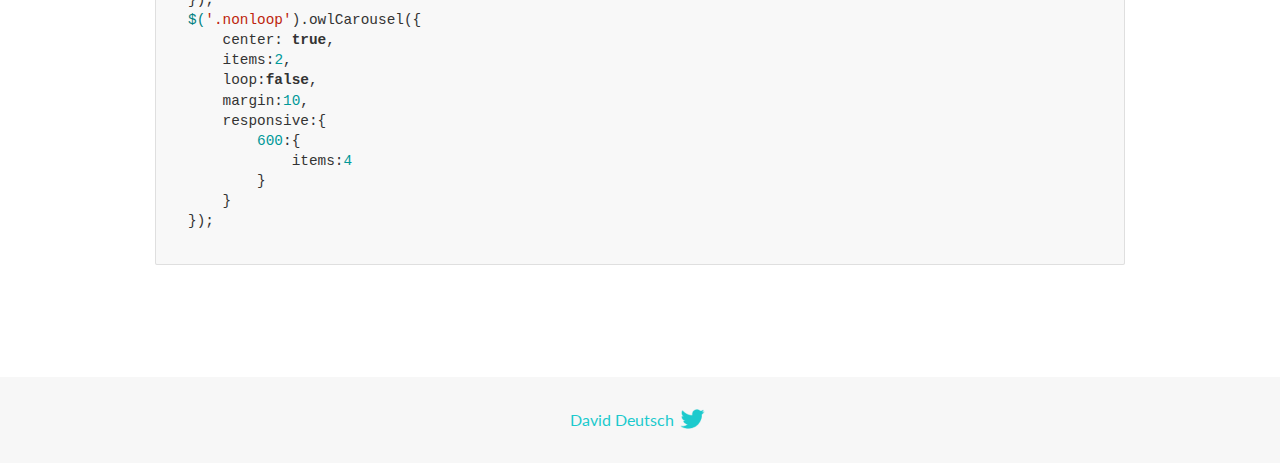
<file: assets/OwlCarousel2-2.3.4/OwlCarousel2-2.3.4/docs/demos/center.html>
<!DOCTYPE html>
<html lang="en">
  <head>

    <!-- head -->
    <meta charset="utf-8">
    <meta name="msapplication-tap-highlight" content="no" />
    <meta name="viewport" content="width=device-width, initial-scale=1.0" />
    <meta name="description" content="Center carousel">
    <meta name="author" content="David Deutsch">
    <title>
      Center Demo | Owl Carousel | 2.3.4
    </title>

    <!-- Stylesheets -->
    <link href='https://fonts.googleapis.com/css?family=Lato:300,400,700,400italic,300italic' rel='stylesheet' type='text/css'>
    <link rel="stylesheet" href="../assets/css/docs.theme.min.css">

    <!-- Owl Stylesheets -->
    <link rel="stylesheet" href="../assets/owlcarousel/assets/owl.carousel.min.css">
    <link rel="stylesheet" href="../assets/owlcarousel/assets/owl.theme.default.min.css">

    <!-- HTML5 shim and Respond.js IE8 support of HTML5 elements and media queries -->

    <!--[if lt IE 9]>
      <script src="https://oss.maxcdn.com/libs/html5shiv/3.7.0/html5shiv.js"></script>
      <script src="https://oss.maxcdn.com/libs/respond.js/1.3.0/respond.min.js"></script>
    <![endif]-->

    <!-- Favicons -->
    <link rel="apple-touch-icon-precomposed" sizes="144x144" href="../assets/ico/apple-touch-icon-144-precomposed.png">
    <link rel="shortcut icon" href="../assets/ico/favicon.png">
    <link rel="shortcut icon" href="favicon.ico">

    <!-- Yeah i know js should not be in header. Its required for demos.-->

    <!-- javascript -->
    <script src="../assets/vendors/jquery.min.js"></script>
    <script src="../assets/owlcarousel/owl.carousel.js"></script>
  </head>
  <body>

    <!-- header -->
    <header class="header">
      <div class="row">
        <div class="large-12 columns">
          <div class="brand left">
            <h3>
              <a href="/OwlCarousel2/">owl.carousel.js</a> 
            </h3>
          </div>
          <a id="toggle-nav" class="right">
            <span></span> <span></span> <span></span> 
          </a> 
          <div class="nav-bar">
            <ul class="clearfix">
              <li> <a href="/OwlCarousel2/index.html">Home</a>  </li>
              <li class="active">
                <a href="/OwlCarousel2/demos/demos.html">Demos</a> 
              </li>
              <li> <a href="/OwlCarousel2/docs/started-welcome.html">Docs</a>  </li>
              <li>
                <a href="https://github.com/OwlCarousel2/OwlCarousel2/archive/2.3.4.zip">Download</a> 
                <span class="download"></span> 
              </li>
            </ul>
          </div>
        </div>
      </div>
    </header>

    <!-- title -->
    <section class="title">
      <div class="row">
        <div class="large-12 columns">
          <h1>Center</h1>
        </div>
      </div>
    </section>

    <!--  Demos -->
    <section id="demos">
      <div class="row">
        <div class="large-12 columns">
          <h4 id="center-with-loop">Center with loop</h4>
          <div class="loop owl-carousel owl-theme">
            <div class="item">
              <h4>1</h4>
            </div>
            <div class="item">
              <h4>2</h4>
            </div>
            <div class="item">
              <h4>3</h4>
            </div>
            <div class="item">
              <h4>4</h4>
            </div>
            <div class="item">
              <h4>5</h4>
            </div>
            <div class="item">
              <h4>6</h4>
            </div>
            <div class="item">
              <h4>7</h4>
            </div>
            <div class="item">
              <h4>8</h4>
            </div>
            <div class="item">
              <h4>9</h4>
            </div>
            <div class="item">
              <h4>10</h4>
            </div>
            <div class="item">
              <h4>11</h4>
            </div>
            <div class="item">
              <h4>12</h4>
            </div>
          </div>
          <br>
          <h4 id="center-without-loop">Center without loop</h4>
          <div class="nonloop owl-carousel">
            <div class="item">
              <h4>1</h4>
            </div>
            <div class="item">
              <h4>2</h4>
            </div>
            <div class="item">
              <h4>3</h4>
            </div>
            <div class="item">
              <h4>4</h4>
            </div>
            <div class="item">
              <h4>5</h4>
            </div>
            <div class="item">
              <h4>6</h4>
            </div>
            <div class="item">
              <h4>7</h4>
            </div>
            <div class="item">
              <h4>8</h4>
            </div>
            <div class="item">
              <h4>9</h4>
            </div>
            <div class="item">
              <h4>10</h4>
            </div>
            <div class="item">
              <h4>11</h4>
            </div>
            <div class="item">
              <h4>12</h4>
            </div>
          </div>
          <h3 id="overview">Overview</h3>
          <blockquote>
            <p>Works well with odd and even items on screen. Keep in mind that dots are not working here like a pagination.</p>
          </blockquote>
          <p>Add center to setup:</p>
          <pre><code>center:true</code></pre>
          <h3 id="setup">Setup</h3>
          <pre><code>$(&#39;.loop&#39;).owlCarousel({
    center: true,
    items:2,
    loop:true,
    margin:10,
    responsive:{
        600:{
            items:4
        }
    }
});
$(&#39;.nonloop&#39;).owlCarousel({
    center: true,
    items:2,
    loop:false,
    margin:10,
    responsive:{
        600:{
            items:4
        }
    }
});</code></pre>
          <script>
            jQuery(document).ready(function($) {
              $('.loop').owlCarousel({
                center: true,
                items: 2,
                loop: true,
                margin: 10,
                responsive: {
                  600: {
                    items: 4
                  }
                }
              });
              $('.nonloop').owlCarousel({
                center: true,
                items: 2,
                loop: false,
                margin: 10,
                responsive: {
                  600: {
                    items: 4
                  }
                }
              });
            });
          </script>
        </div>
      </div>
    </section>

    <!-- footer -->
    <footer class="footer">
      <div class="row">
        <div class="large-12 columns">
          <h5>
            <a href="/OwlCarousel2/docs/support-contact.html">David Deutsch</a> 
            <a id="custom-tweet-button" href="https://twitter.com/share?url=https://github.com/OwlCarousel2/OwlCarousel2&text=Owl Carousel - This is so awesome! " target="_blank"></a> 
          </h5>
        </div>
      </div>
    </footer>

    <!-- vendors -->
    <script src="../assets/vendors/highlight.js"></script>
    <script src="../assets/js/app.js"></script>
  </body>
</html>
</file>
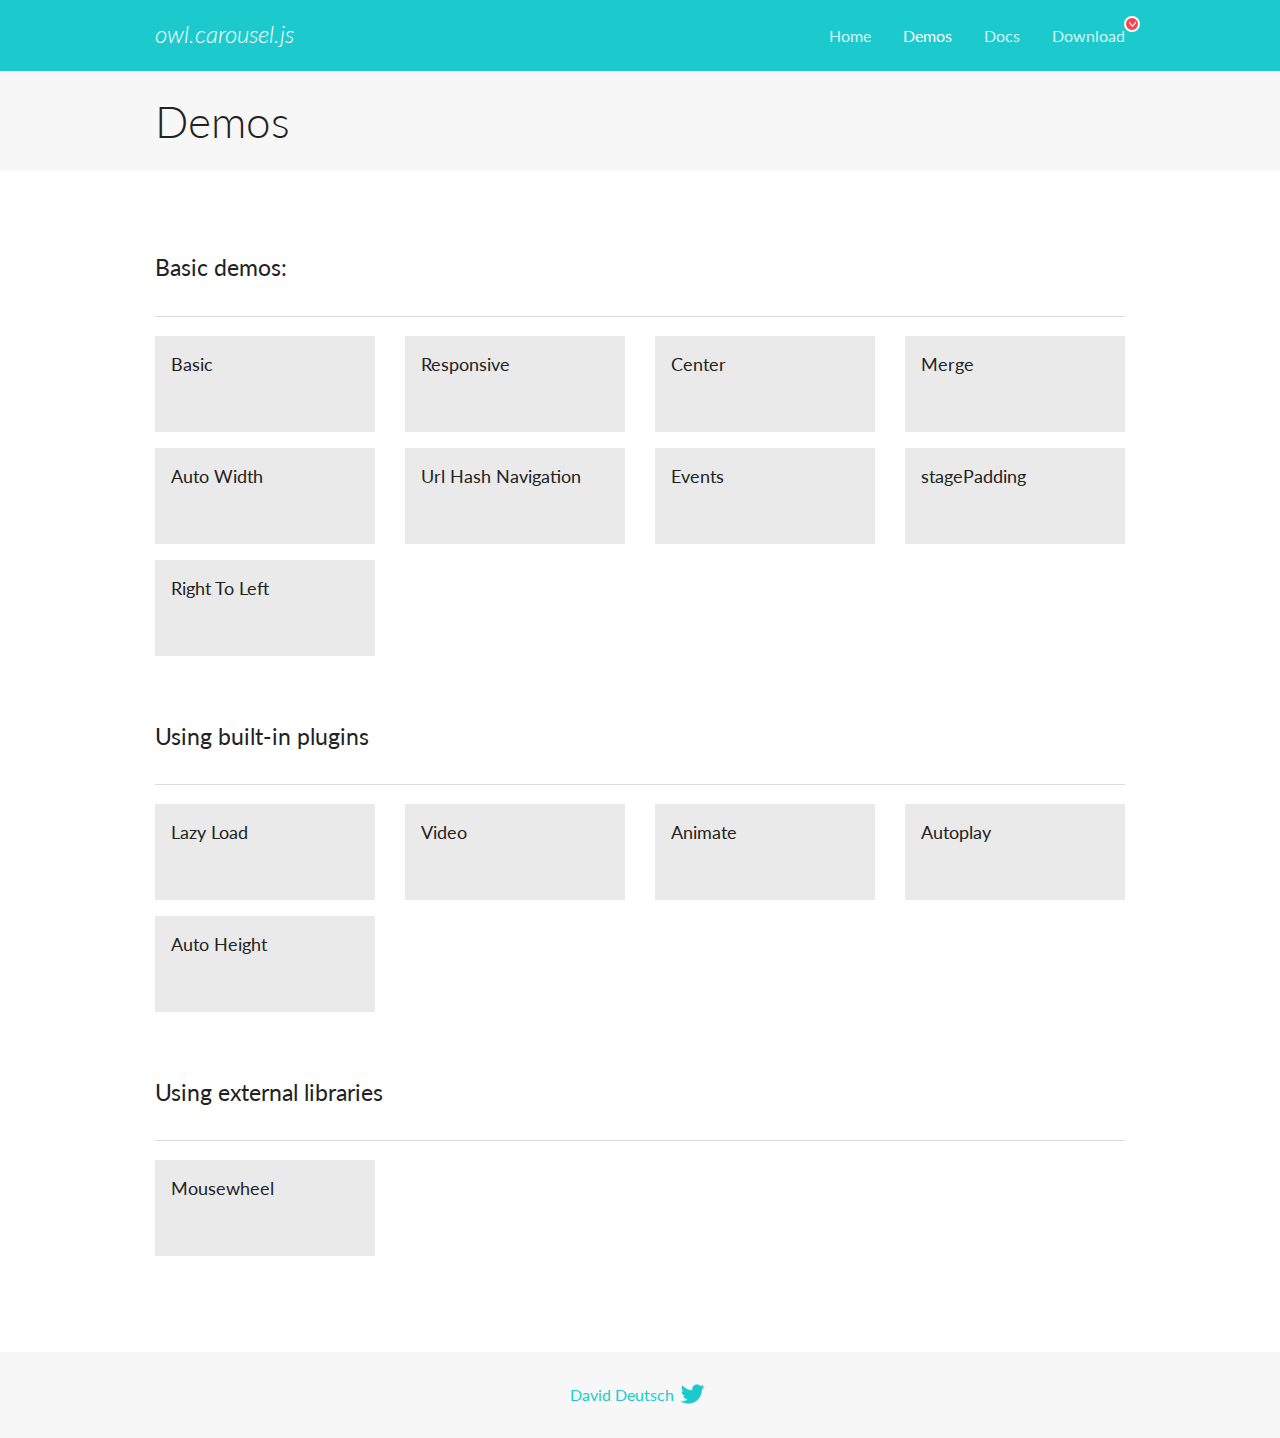
<file: assets/OwlCarousel2-2.3.4/OwlCarousel2-2.3.4/docs/demos/demos.html>
<!DOCTYPE html>
<html lang="en">
  <head>

    <!-- head -->
    <meta charset="utf-8">
    <meta name="msapplication-tap-highlight" content="no" />
    <meta name="viewport" content="width=device-width, initial-scale=1.0" />
    <meta name="description" content="A list of Owl Carousel examples.">
    <meta name="author" content="David Deutsch">
    <title>
      Demos | Owl Carousel | 2.3.4
    </title>

    <!-- Stylesheets -->
    <link href='https://fonts.googleapis.com/css?family=Lato:300,400,700,400italic,300italic' rel='stylesheet' type='text/css'>
    <link rel="stylesheet" href="../assets/css/docs.theme.min.css">

    <!-- Owl Stylesheets -->
    <link rel="stylesheet" href="../assets/owlcarousel/assets/owl.carousel.min.css">
    <link rel="stylesheet" href="../assets/owlcarousel/assets/owl.theme.default.min.css">

    <!-- HTML5 shim and Respond.js IE8 support of HTML5 elements and media queries -->

    <!--[if lt IE 9]>
      <script src="https://oss.maxcdn.com/libs/html5shiv/3.7.0/html5shiv.js"></script>
      <script src="https://oss.maxcdn.com/libs/respond.js/1.3.0/respond.min.js"></script>
    <![endif]-->

    <!-- Favicons -->
    <link rel="apple-touch-icon-precomposed" sizes="144x144" href="../assets/ico/apple-touch-icon-144-precomposed.png">
    <link rel="shortcut icon" href="../assets/ico/favicon.png">
    <link rel="shortcut icon" href="favicon.ico">

    <!-- Yeah i know js should not be in header. Its required for demos.-->

    <!-- javascript -->
    <script src="../assets/vendors/jquery.min.js"></script>
    <script src="../assets/owlcarousel/owl.carousel.js"></script>
  </head>
  <body>

    <!-- header -->
    <header class="header">
      <div class="row">
        <div class="large-12 columns">
          <div class="brand left">
            <h3>
              <a href="/OwlCarousel2/">owl.carousel.js</a> 
            </h3>
          </div>
          <a id="toggle-nav" class="right">
            <span></span> <span></span> <span></span> 
          </a> 
          <div class="nav-bar">
            <ul class="clearfix">
              <li> <a href="/OwlCarousel2/index.html">Home</a>  </li>
              <li class="active">
                <a href="/OwlCarousel2/demos/demos.html">Demos</a> 
              </li>
              <li> <a href="/OwlCarousel2/docs/started-welcome.html">Docs</a>  </li>
              <li>
                <a href="https://github.com/OwlCarousel2/OwlCarousel2/archive/2.3.4.zip">Download</a> 
                <span class="download"></span> 
              </li>
            </ul>
          </div>
        </div>
      </div>
    </header>

    <!-- title -->
    <section class="title">
      <div class="row">
        <div class="large-12 columns">
          <h1>Demos</h1>
        </div>
      </div>
    </section>

    <!--  Demos -->
    <section id="demos">
      <div class="row">
        <div class="large-12 columns">
          <h4 id="basic-demos-">Basic demos:</h4>
          <hr>
          <div class="demo-list">
            <div class="row">
              <div class="small-6 medium-4 large-3 columns">
                <a href="basic.html" class="demo-block">
                  <h5>Basic </h5>
                </a> 
              </div>
              <div class="small-6 medium-4 large-3 columns">
                <a href="responsive.html" class="demo-block">
                  <h5>Responsive </h5>
                </a> 
              </div>
              <div class="small-6 medium-4 large-3 columns">
                <a href="center.html" class="demo-block">
                  <h5>Center </h5>
                </a> 
              </div>
              <div class="small-6 medium-4 large-3 columns">
                <a href="merge.html" class="demo-block">
                  <h5>Merge </h5>
                </a> 
              </div>
              <div class="small-6 medium-4 large-3 columns">
                <a href="autowidth.html" class="demo-block">
                  <h5>Auto Width </h5>
                </a> 
              </div>
              <div class="small-6 medium-4 large-3 columns">
                <a href="urlhashnav.html" class="demo-block">
                  <h5>Url Hash Navigation </h5>
                </a> 
              </div>
              <div class="small-6 medium-4 large-3 columns">
                <a href="events.html" class="demo-block">
                  <h5>Events </h5>
                </a> 
              </div>
              <div class="small-6 medium-4 large-3 columns">
                <a href="stagepadding.html" class="demo-block">
                  <h5>stagePadding </h5>
                </a> 
              </div>
              <div class="small-6 medium-4 large-3 columns">
                <a href="rtl.html" class="demo-block">
                  <h5>Right To Left </h5>
                </a> 
              </div>
            </div>
          </div>
          <h4 id="using-built-in-plugins">Using built-in plugins</h4>
          <hr>
          <div class="demo-list">
            <div class="row">
              <div class="small-6 medium-4 large-3 columns">
                <a href="lazyLoad.html" class="demo-block">
                  <h5>Lazy Load </h5>
                </a> 
              </div>
              <div class="small-6 medium-4 large-3 columns">
                <a href="video.html" class="demo-block">
                  <h5>Video </h5>
                </a> 
              </div>
              <div class="small-6 medium-4 large-3 columns">
                <a href="animate.html" class="demo-block">
                  <h5>Animate </h5>
                </a> 
              </div>
              <div class="small-6 medium-4 large-3 columns">
                <a href="autoplay.html" class="demo-block">
                  <h5>Autoplay </h5>
                </a> 
              </div>
              <div class="small-6 medium-4 large-3 columns">
                <a href="autoheight.html" class="demo-block">
                  <h5>Auto Height </h5>
                </a> 
              </div>
            </div>
          </div>
          <h4 id="using-external-libraries">Using external libraries</h4>
          <hr>
          <div class="demo-list">
            <div class="row">
              <div class="small-6 medium-4 large-3 columns">
                <a href="mousewheel.html" class="demo-block">
                  <h5>Mousewheel </h5>
                </a> 
              </div>
            </div>
          </div>
        </div>
      </div>
    </section>

    <!-- footer -->
    <footer class="footer">
      <div class="row">
        <div class="large-12 columns">
          <h5>
            <a href="/OwlCarousel2/docs/support-contact.html">David Deutsch</a> 
            <a id="custom-tweet-button" href="https://twitter.com/share?url=https://github.com/OwlCarousel2/OwlCarousel2&text=Owl Carousel - This is so awesome! " target="_blank"></a> 
          </h5>
        </div>
      </div>
    </footer>

    <!-- vendors -->
    <script src="../assets/vendors/highlight.js"></script>
    <script src="../assets/js/app.js"></script>
  </body>
</html>
</file>
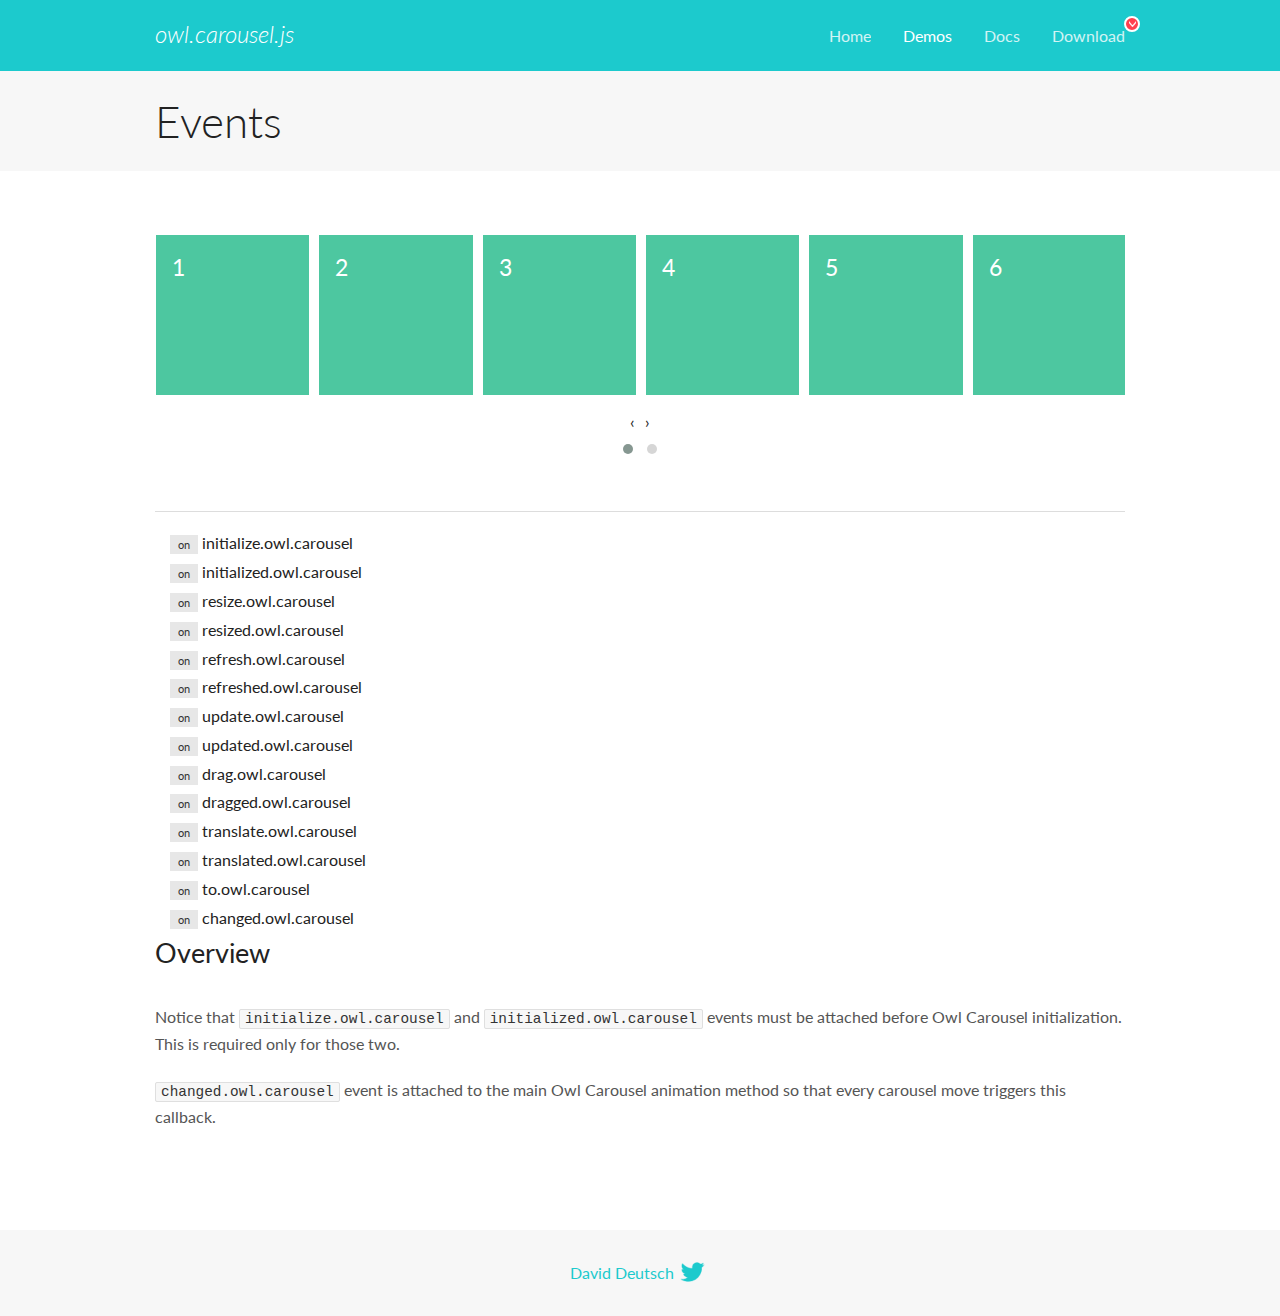
<file: assets/OwlCarousel2-2.3.4/OwlCarousel2-2.3.4/docs/demos/events.html>
<!DOCTYPE html>
<html lang="en">
  <head>

    <!-- head -->
    <meta charset="utf-8">
    <meta name="msapplication-tap-highlight" content="no" />
    <meta name="viewport" content="width=device-width, initial-scale=1.0" />
    <meta name="description" content="Events usage demo">
    <meta name="author" content="David Deutsch">
    <title>
      Events Demo | Owl Carousel | 2.3.4
    </title>

    <!-- Stylesheets -->
    <link href='https://fonts.googleapis.com/css?family=Lato:300,400,700,400italic,300italic' rel='stylesheet' type='text/css'>
    <link rel="stylesheet" href="../assets/css/docs.theme.min.css">

    <!-- Owl Stylesheets -->
    <link rel="stylesheet" href="../assets/owlcarousel/assets/owl.carousel.min.css">
    <link rel="stylesheet" href="../assets/owlcarousel/assets/owl.theme.default.min.css">

    <!-- HTML5 shim and Respond.js IE8 support of HTML5 elements and media queries -->

    <!--[if lt IE 9]>
      <script src="https://oss.maxcdn.com/libs/html5shiv/3.7.0/html5shiv.js"></script>
      <script src="https://oss.maxcdn.com/libs/respond.js/1.3.0/respond.min.js"></script>
    <![endif]-->

    <!-- Favicons -->
    <link rel="apple-touch-icon-precomposed" sizes="144x144" href="../assets/ico/apple-touch-icon-144-precomposed.png">
    <link rel="shortcut icon" href="../assets/ico/favicon.png">
    <link rel="shortcut icon" href="favicon.ico">

    <!-- Yeah i know js should not be in header. Its required for demos.-->

    <!-- javascript -->
    <script src="../assets/vendors/jquery.min.js"></script>
    <script src="../assets/owlcarousel/owl.carousel.js"></script>
  </head>
  <body>

    <!-- header -->
    <header class="header">
      <div class="row">
        <div class="large-12 columns">
          <div class="brand left">
            <h3>
              <a href="/OwlCarousel2/">owl.carousel.js</a> 
            </h3>
          </div>
          <a id="toggle-nav" class="right">
            <span></span> <span></span> <span></span> 
          </a> 
          <div class="nav-bar">
            <ul class="clearfix">
              <li> <a href="/OwlCarousel2/index.html">Home</a>  </li>
              <li class="active">
                <a href="/OwlCarousel2/demos/demos.html">Demos</a> 
              </li>
              <li> <a href="/OwlCarousel2/docs/started-welcome.html">Docs</a>  </li>
              <li>
                <a href="https://github.com/OwlCarousel2/OwlCarousel2/archive/2.3.4.zip">Download</a> 
                <span class="download"></span> 
              </li>
            </ul>
          </div>
        </div>
      </div>
    </header>

    <!-- title -->
    <section class="title">
      <div class="row">
        <div class="large-12 columns">
          <h1>Events</h1>
        </div>
      </div>
    </section>

    <!--  Demos -->
    <section id="demos">
      <div class="row">
        <div class="large-12 columns">
          <div class="owl-carousel owl-theme">
            <div class="item">
              <h4>1</h4>
            </div>
            <div class="item">
              <h4>2</h4>
            </div>
            <div class="item">
              <h4>3</h4>
            </div>
            <div class="item">
              <h4>4</h4>
            </div>
            <div class="item">
              <h4>5</h4>
            </div>
            <div class="item">
              <h4>6</h4>
            </div>
            <div class="item">
              <h4>7</h4>
            </div>
            <div class="item">
              <h4>8</h4>
            </div>
            <div class="item">
              <h4>9</h4>
            </div>
            <div class="item">
              <h4>10</h4>
            </div>
            <div class="item">
              <h4>11</h4>
            </div>
            <div class="item">
              <h4>12</h4>
            </div>
          </div>
          <hr>
          <div class="large-12 columns callbacks">
            <div><span class="label secondary initialize">on</span>  initialize.owl.carousel </div>
            <div><span class="label secondary initialized">on</span>  initialized.owl.carousel </div>
            <div><span class="label secondary resize">on</span>  resize.owl.carousel </div>
            <div><span class="label secondary resized">on</span>  resized.owl.carousel </div>
            <div><span class="label secondary refresh">on</span>  refresh.owl.carousel </div>
            <div><span class="label secondary refreshed">on</span>  refreshed.owl.carousel </div>
            <div><span class="label secondary update">on</span>  update.owl.carousel </div>
            <div><span class="label secondary updated">on</span>  updated.owl.carousel </div>
            <div><span class="label secondary drag">on</span>  drag.owl.carousel </div>
            <div><span class="label secondary dragged">on</span>  dragged.owl.carousel </div>
            <div><span class="label secondary translate">on</span>  translate.owl.carousel </div>
            <div><span class="label secondary translated">on</span>  translated.owl.carousel </div>
            <div><span class="label secondary to">on</span>  to.owl.carousel </div>
            <div><span class="label secondary changed">on</span>  changed.owl.carousel </div>
          </div>
          <h3 id="overview">Overview</h3>
          <p>Notice that <code>initialize.owl.carousel</code> and <code>initialized.owl.carousel</code> events must be attached before Owl Carousel initialization. This is required only for those two.</p>
          <p><code>changed.owl.carousel</code> event is attached to the main Owl Carousel animation method so that every carousel move triggers this callback.</p>
          <script>
            jQuery(document).ready(function($) {
              var owl = $('.owl-carousel');
              owl.on('initialize.owl.carousel initialized.owl.carousel ' +
                'initialize.owl.carousel initialize.owl.carousel ' +
                'resize.owl.carousel resized.owl.carousel ' +
                'refresh.owl.carousel refreshed.owl.carousel ' +
                'update.owl.carousel updated.owl.carousel ' +
                'drag.owl.carousel dragged.owl.carousel ' +
                'translate.owl.carousel translated.owl.carousel ' +
                'to.owl.carousel changed.owl.carousel',
                function(e) {
                  $('.' + e.type)
                    .removeClass('secondary')
                    .addClass('success');
                  window.setTimeout(function() {
                    $('.' + e.type)
                      .removeClass('success')
                      .addClass('secondary');
                  }, 500);
                });
              owl.owlCarousel({
                loop: true,
                nav: true,
                lazyLoad: true,
                margin: 10,
                video: true,
                responsive: {
                  0: {
                    items: 1
                  },
                  600: {
                    items: 3
                  },
                  960: {
                    items: 5,
                  },
                  1200: {
                    items: 6
                  }
                }
              });
            });
          </script>
        </div>
      </div>
    </section>

    <!-- footer -->
    <footer class="footer">
      <div class="row">
        <div class="large-12 columns">
          <h5>
            <a href="/OwlCarousel2/docs/support-contact.html">David Deutsch</a> 
            <a id="custom-tweet-button" href="https://twitter.com/share?url=https://github.com/OwlCarousel2/OwlCarousel2&text=Owl Carousel - This is so awesome! " target="_blank"></a> 
          </h5>
        </div>
      </div>
    </footer>

    <!-- vendors -->
    <script src="../assets/vendors/highlight.js"></script>
    <script src="../assets/js/app.js"></script>
  </body>
</html>
</file>
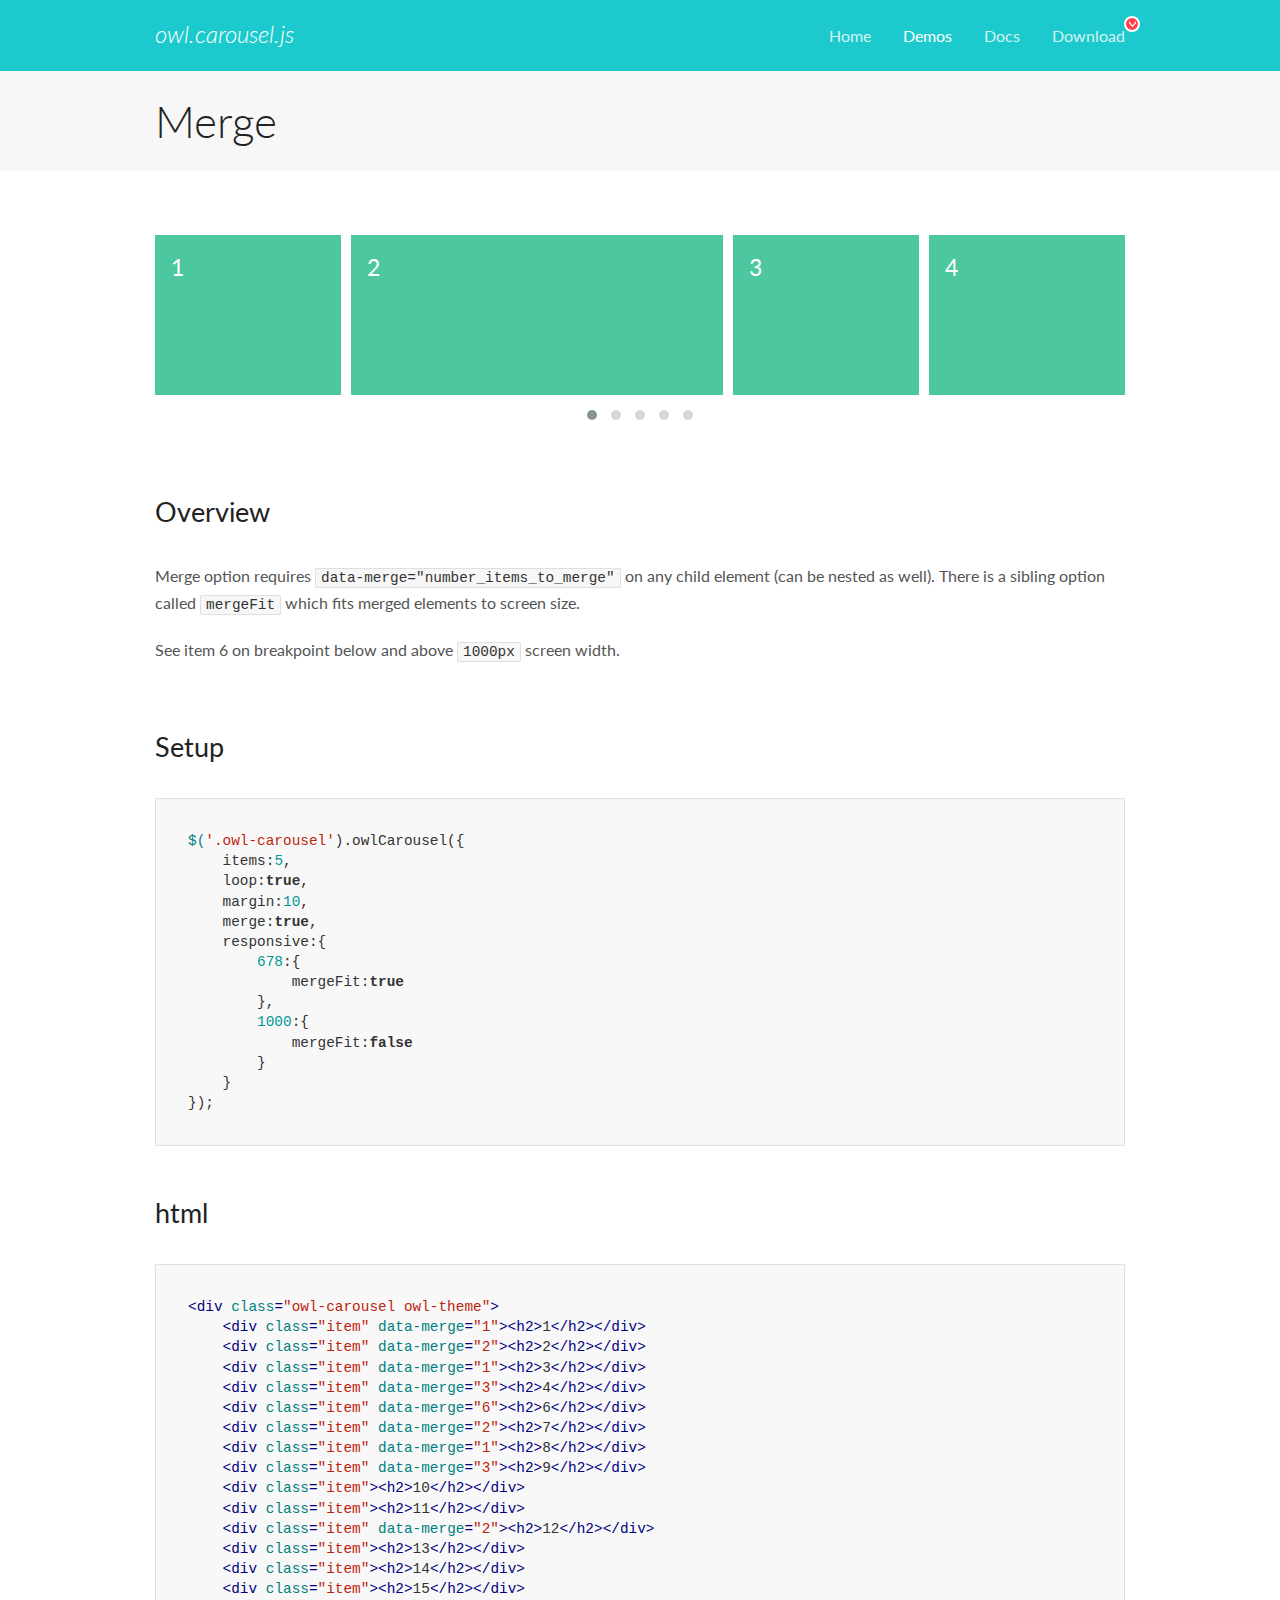
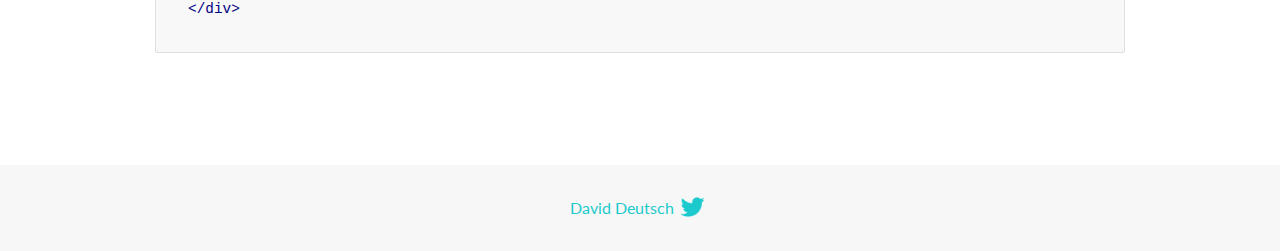
<file: assets/OwlCarousel2-2.3.4/OwlCarousel2-2.3.4/docs/demos/merge.html>
<!DOCTYPE html>
<html lang="en">
  <head>

    <!-- head -->
    <meta charset="utf-8">
    <meta name="msapplication-tap-highlight" content="no" />
    <meta name="viewport" content="width=device-width, initial-scale=1.0" />
    <meta name="description" content="Merge Items">
    <meta name="author" content="David Deutsch">
    <title>
      Merge Demo | Owl Carousel | 2.3.4
    </title>

    <!-- Stylesheets -->
    <link href='https://fonts.googleapis.com/css?family=Lato:300,400,700,400italic,300italic' rel='stylesheet' type='text/css'>
    <link rel="stylesheet" href="../assets/css/docs.theme.min.css">

    <!-- Owl Stylesheets -->
    <link rel="stylesheet" href="../assets/owlcarousel/assets/owl.carousel.min.css">
    <link rel="stylesheet" href="../assets/owlcarousel/assets/owl.theme.default.min.css">

    <!-- HTML5 shim and Respond.js IE8 support of HTML5 elements and media queries -->

    <!--[if lt IE 9]>
      <script src="https://oss.maxcdn.com/libs/html5shiv/3.7.0/html5shiv.js"></script>
      <script src="https://oss.maxcdn.com/libs/respond.js/1.3.0/respond.min.js"></script>
    <![endif]-->

    <!-- Favicons -->
    <link rel="apple-touch-icon-precomposed" sizes="144x144" href="../assets/ico/apple-touch-icon-144-precomposed.png">
    <link rel="shortcut icon" href="../assets/ico/favicon.png">
    <link rel="shortcut icon" href="favicon.ico">

    <!-- Yeah i know js should not be in header. Its required for demos.-->

    <!-- javascript -->
    <script src="../assets/vendors/jquery.min.js"></script>
    <script src="../assets/owlcarousel/owl.carousel.js"></script>
  </head>
  <body>

    <!-- header -->
    <header class="header">
      <div class="row">
        <div class="large-12 columns">
          <div class="brand left">
            <h3>
              <a href="/OwlCarousel2/">owl.carousel.js</a> 
            </h3>
          </div>
          <a id="toggle-nav" class="right">
            <span></span> <span></span> <span></span> 
          </a> 
          <div class="nav-bar">
            <ul class="clearfix">
              <li> <a href="/OwlCarousel2/index.html">Home</a>  </li>
              <li class="active">
                <a href="/OwlCarousel2/demos/demos.html">Demos</a> 
              </li>
              <li> <a href="/OwlCarousel2/docs/started-welcome.html">Docs</a>  </li>
              <li>
                <a href="https://github.com/OwlCarousel2/OwlCarousel2/archive/2.3.4.zip">Download</a> 
                <span class="download"></span> 
              </li>
            </ul>
          </div>
        </div>
      </div>
    </header>

    <!-- title -->
    <section class="title">
      <div class="row">
        <div class="large-12 columns">
          <h1>Merge</h1>
        </div>
      </div>
    </section>

    <!--  Demos -->
    <section id="demos">
      <div class="row">
        <div class="large-12 columns">
          <div class="owl-carousel owl-theme">
            <div class="item" data-merge="1">
              <h4>1</h4>
            </div>
            <div class="item" data-merge="2">
              <h4>2</h4>
            </div>
            <div class="item" data-merge="1">
              <h4>3</h4>
            </div>
            <div class="item" data-merge="3">
              <h4>4</h4>
            </div>
            <div class="item" data-merge="6">
              <h4>6</h4>
            </div>
            <div class="item" data-merge="2">
              <h4>7</h4>
            </div>
            <div class="item" data-merge="1">
              <h4>8</h4>
            </div>
            <div class="item" data-merge="3">
              <h4>9</h4>
            </div>
            <div class="item">
              <h4>10</h4>
            </div>
            <div class="item">
              <h4>11</h4>
            </div>
            <div class="item" data-merge="2">
              <h4>12</h4>
            </div>
            <div class="item">
              <h4>13</h4>
            </div>
            <div class="item">
              <h4>14</h4>
            </div>
            <div class="item">
              <h4>15</h4>
            </div>
          </div>
          <h3 id="overview">Overview</h3>
          <p>Merge option requires <code>data-merge=&quot;number_items_to_merge&quot;</code> on any child element (can be nested as well). There is a sibling option called <code>mergeFit</code> which fits merged elements to screen size. </p>
          <p>See item 6 on breakpoint below and above <code>1000px</code> screen width.</p>
          <h3 id="setup">Setup</h3>
          <pre><code>$(&#39;.owl-carousel&#39;).owlCarousel({
    items:5,
    loop:true,
    margin:10,
    merge:true,
    responsive:{
        678:{
            mergeFit:true
        },
        1000:{
            mergeFit:false
        }
    }
});</code></pre>
          <h3 id="html">html</h3>
          <pre><code>&lt;div class=&quot;owl-carousel owl-theme&quot;&gt;
    &lt;div class=&quot;item&quot; data-merge=&quot;1&quot;&gt;&lt;h2&gt;1&lt;/h2&gt;&lt;/div&gt;
    &lt;div class=&quot;item&quot; data-merge=&quot;2&quot;&gt;&lt;h2&gt;2&lt;/h2&gt;&lt;/div&gt;
    &lt;div class=&quot;item&quot; data-merge=&quot;1&quot;&gt;&lt;h2&gt;3&lt;/h2&gt;&lt;/div&gt;
    &lt;div class=&quot;item&quot; data-merge=&quot;3&quot;&gt;&lt;h2&gt;4&lt;/h2&gt;&lt;/div&gt;
    &lt;div class=&quot;item&quot; data-merge=&quot;6&quot;&gt;&lt;h2&gt;6&lt;/h2&gt;&lt;/div&gt;
    &lt;div class=&quot;item&quot; data-merge=&quot;2&quot;&gt;&lt;h2&gt;7&lt;/h2&gt;&lt;/div&gt;
    &lt;div class=&quot;item&quot; data-merge=&quot;1&quot;&gt;&lt;h2&gt;8&lt;/h2&gt;&lt;/div&gt;
    &lt;div class=&quot;item&quot; data-merge=&quot;3&quot;&gt;&lt;h2&gt;9&lt;/h2&gt;&lt;/div&gt;
    &lt;div class=&quot;item&quot;&gt;&lt;h2&gt;10&lt;/h2&gt;&lt;/div&gt;
    &lt;div class=&quot;item&quot;&gt;&lt;h2&gt;11&lt;/h2&gt;&lt;/div&gt;
    &lt;div class=&quot;item&quot; data-merge=&quot;2&quot;&gt;&lt;h2&gt;12&lt;/h2&gt;&lt;/div&gt;
    &lt;div class=&quot;item&quot;&gt;&lt;h2&gt;13&lt;/h2&gt;&lt;/div&gt;
    &lt;div class=&quot;item&quot;&gt;&lt;h2&gt;14&lt;/h2&gt;&lt;/div&gt;
    &lt;div class=&quot;item&quot;&gt;&lt;h2&gt;15&lt;/h2&gt;&lt;/div&gt;
&lt;/div&gt;</code></pre>
          <script>
            $(document).ready(function() {
              $('.owl-carousel').owlCarousel({
                items: 5,
                loop: true,
                margin: 10,
                merge: true,
                responsive: {
                  678: {
                    mergeFit: true
                  },
                  1000: {
                    mergeFit: false
                  }
                }
              });
            })
          </script>
        </div>
      </div>
    </section>

    <!-- footer -->
    <footer class="footer">
      <div class="row">
        <div class="large-12 columns">
          <h5>
            <a href="/OwlCarousel2/docs/support-contact.html">David Deutsch</a> 
            <a id="custom-tweet-button" href="https://twitter.com/share?url=https://github.com/OwlCarousel2/OwlCarousel2&text=Owl Carousel - This is so awesome! " target="_blank"></a> 
          </h5>
        </div>
      </div>
    </footer>

    <!-- vendors -->
    <script src="../assets/vendors/highlight.js"></script>
    <script src="../assets/js/app.js"></script>
  </body>
</html>
</file>
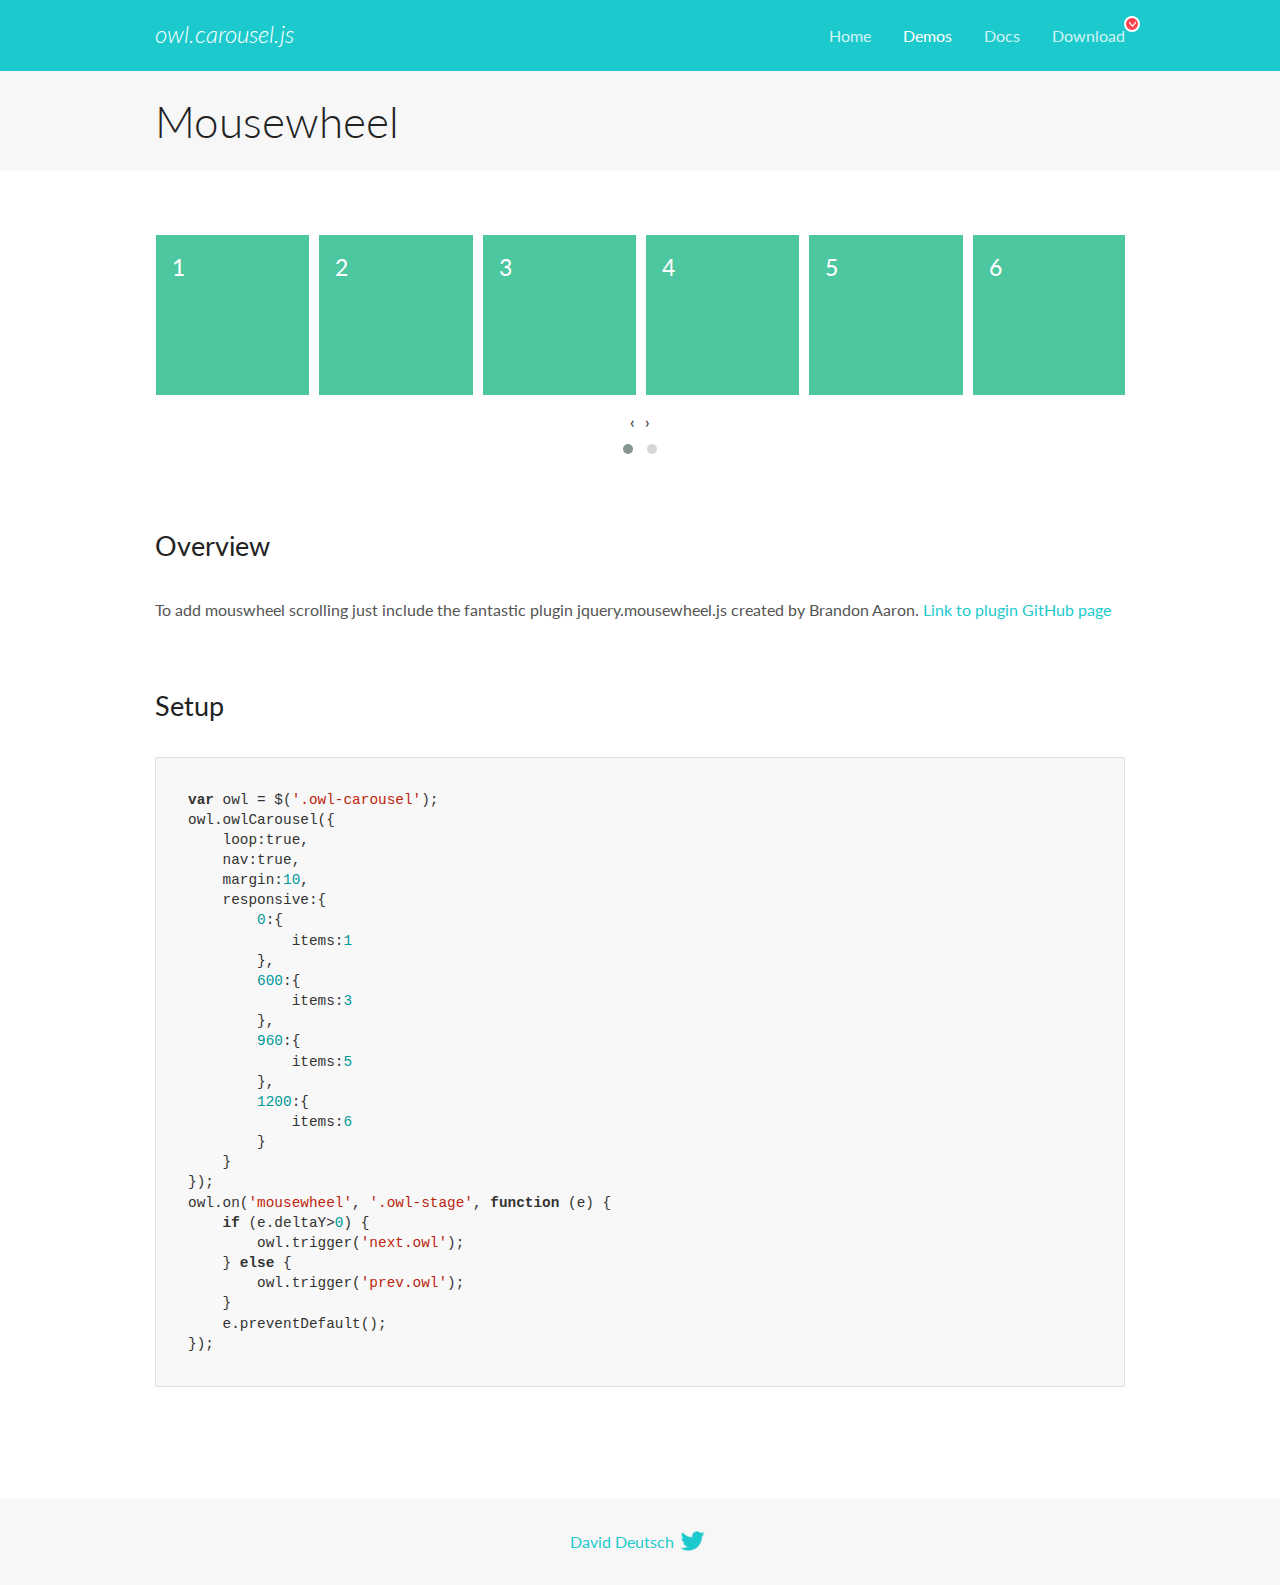
<file: assets/OwlCarousel2-2.3.4/OwlCarousel2-2.3.4/docs/demos/mousewheel.html>
<!DOCTYPE html>
<html lang="en">
  <head>

    <!-- head -->
    <meta charset="utf-8">
    <meta name="msapplication-tap-highlight" content="no" />
    <meta name="viewport" content="width=device-width, initial-scale=1.0" />
    <meta name="description" content="Mousewheel usage demo">
    <meta name="author" content="David Deutsch">
    <title>
      Mousewheel Demo | Owl Carousel | 2.3.4
    </title>

    <!-- Stylesheets -->
    <link href='https://fonts.googleapis.com/css?family=Lato:300,400,700,400italic,300italic' rel='stylesheet' type='text/css'>
    <link rel="stylesheet" href="../assets/css/docs.theme.min.css">

    <!-- Owl Stylesheets -->
    <link rel="stylesheet" href="../assets/owlcarousel/assets/owl.carousel.min.css">
    <link rel="stylesheet" href="../assets/owlcarousel/assets/owl.theme.default.min.css">

    <!-- HTML5 shim and Respond.js IE8 support of HTML5 elements and media queries -->

    <!--[if lt IE 9]>
      <script src="https://oss.maxcdn.com/libs/html5shiv/3.7.0/html5shiv.js"></script>
      <script src="https://oss.maxcdn.com/libs/respond.js/1.3.0/respond.min.js"></script>
    <![endif]-->

    <!-- Favicons -->
    <link rel="apple-touch-icon-precomposed" sizes="144x144" href="../assets/ico/apple-touch-icon-144-precomposed.png">
    <link rel="shortcut icon" href="../assets/ico/favicon.png">
    <link rel="shortcut icon" href="favicon.ico">

    <!-- Yeah i know js should not be in header. Its required for demos.-->

    <!-- javascript -->
    <script src="../assets/vendors/jquery.min.js"></script>
    <script src="../assets/owlcarousel/owl.carousel.js"></script>
  </head>
  <body>

    <!-- header -->
    <header class="header">
      <div class="row">
        <div class="large-12 columns">
          <div class="brand left">
            <h3>
              <a href="/OwlCarousel2/">owl.carousel.js</a> 
            </h3>
          </div>
          <a id="toggle-nav" class="right">
            <span></span> <span></span> <span></span> 
          </a> 
          <div class="nav-bar">
            <ul class="clearfix">
              <li> <a href="/OwlCarousel2/index.html">Home</a>  </li>
              <li class="active">
                <a href="/OwlCarousel2/demos/demos.html">Demos</a> 
              </li>
              <li> <a href="/OwlCarousel2/docs/started-welcome.html">Docs</a>  </li>
              <li>
                <a href="https://github.com/OwlCarousel2/OwlCarousel2/archive/2.3.4.zip">Download</a> 
                <span class="download"></span> 
              </li>
            </ul>
          </div>
        </div>
      </div>
    </header>

    <!-- title -->
    <section class="title">
      <div class="row">
        <div class="large-12 columns">
          <h1>Mousewheel</h1>
        </div>
      </div>
    </section>

    <!--  Demos -->
    <section id="demos">
      <div class="row">
        <div class="large-12 columns">
          <div class="owl-carousel owl-theme">
            <div class="item">
              <h4>1</h4>
            </div>
            <div class="item">
              <h4>2</h4>
            </div>
            <div class="item">
              <h4>3</h4>
            </div>
            <div class="item">
              <h4>4</h4>
            </div>
            <div class="item">
              <h4>5</h4>
            </div>
            <div class="item">
              <h4>6</h4>
            </div>
            <div class="item">
              <h4>7</h4>
            </div>
            <div class="item">
              <h4>8</h4>
            </div>
            <div class="item">
              <h4>9</h4>
            </div>
            <div class="item">
              <h4>10</h4>
            </div>
            <div class="item">
              <h4>11</h4>
            </div>
            <div class="item">
              <h4>12</h4>
            </div>
          </div>
          <h3 id="overview">Overview</h3>
          <p>To add mouswheel scrolling just include the fantastic plugin jquery.mousewheel.js created by Brandon Aaron.
            <a href="https://github.com/brandonaaron/jquery-mousewheel">Link to plugin GitHub page</a> 
          </p>
          <h3 id="setup">Setup</h3>
          <pre><code>var owl = $(&#39;.owl-carousel&#39;);
owl.owlCarousel({
    loop:true,
    nav:true,
    margin:10,
    responsive:{
        0:{
            items:1
        },
        600:{
            items:3
        },            
        960:{
            items:5
        },
        1200:{
            items:6
        }
    }
});
owl.on(&#39;mousewheel&#39;, &#39;.owl-stage&#39;, function (e) {
    if (e.deltaY&gt;0) {
        owl.trigger(&#39;next.owl&#39;);
    } else {
        owl.trigger(&#39;prev.owl&#39;);
    }
    e.preventDefault();
});</code></pre>
          <script src="../assets/vendors/jquery.mousewheel.min.js"></script>
          <script>
            $(document).ready(function() {
              var owl = $('.owl-carousel');
              owl.owlCarousel({
                loop: true,
                nav: true,
                margin: 10,
                responsive: {
                  0: {
                    items: 1
                  },
                  600: {
                    items: 3
                  },
                  960: {
                    items: 5
                  },
                  1200: {
                    items: 6
                  }
                }
              });
              owl.on('mousewheel', '.owl-stage', function(e) {
                if (e.deltaY > 0) {
                  owl.trigger('next.owl');
                } else {
                  owl.trigger('prev.owl');
                }
                e.preventDefault();
              });
            })
          </script>
        </div>
      </div>
    </section>

    <!-- footer -->
    <footer class="footer">
      <div class="row">
        <div class="large-12 columns">
          <h5>
            <a href="/OwlCarousel2/docs/support-contact.html">David Deutsch</a> 
            <a id="custom-tweet-button" href="https://twitter.com/share?url=https://github.com/OwlCarousel2/OwlCarousel2&text=Owl Carousel - This is so awesome! " target="_blank"></a> 
          </h5>
        </div>
      </div>
    </footer>

    <!-- vendors -->
    <script src="../assets/vendors/highlight.js"></script>
    <script src="../assets/js/app.js"></script>
  </body>
</html>
</file>
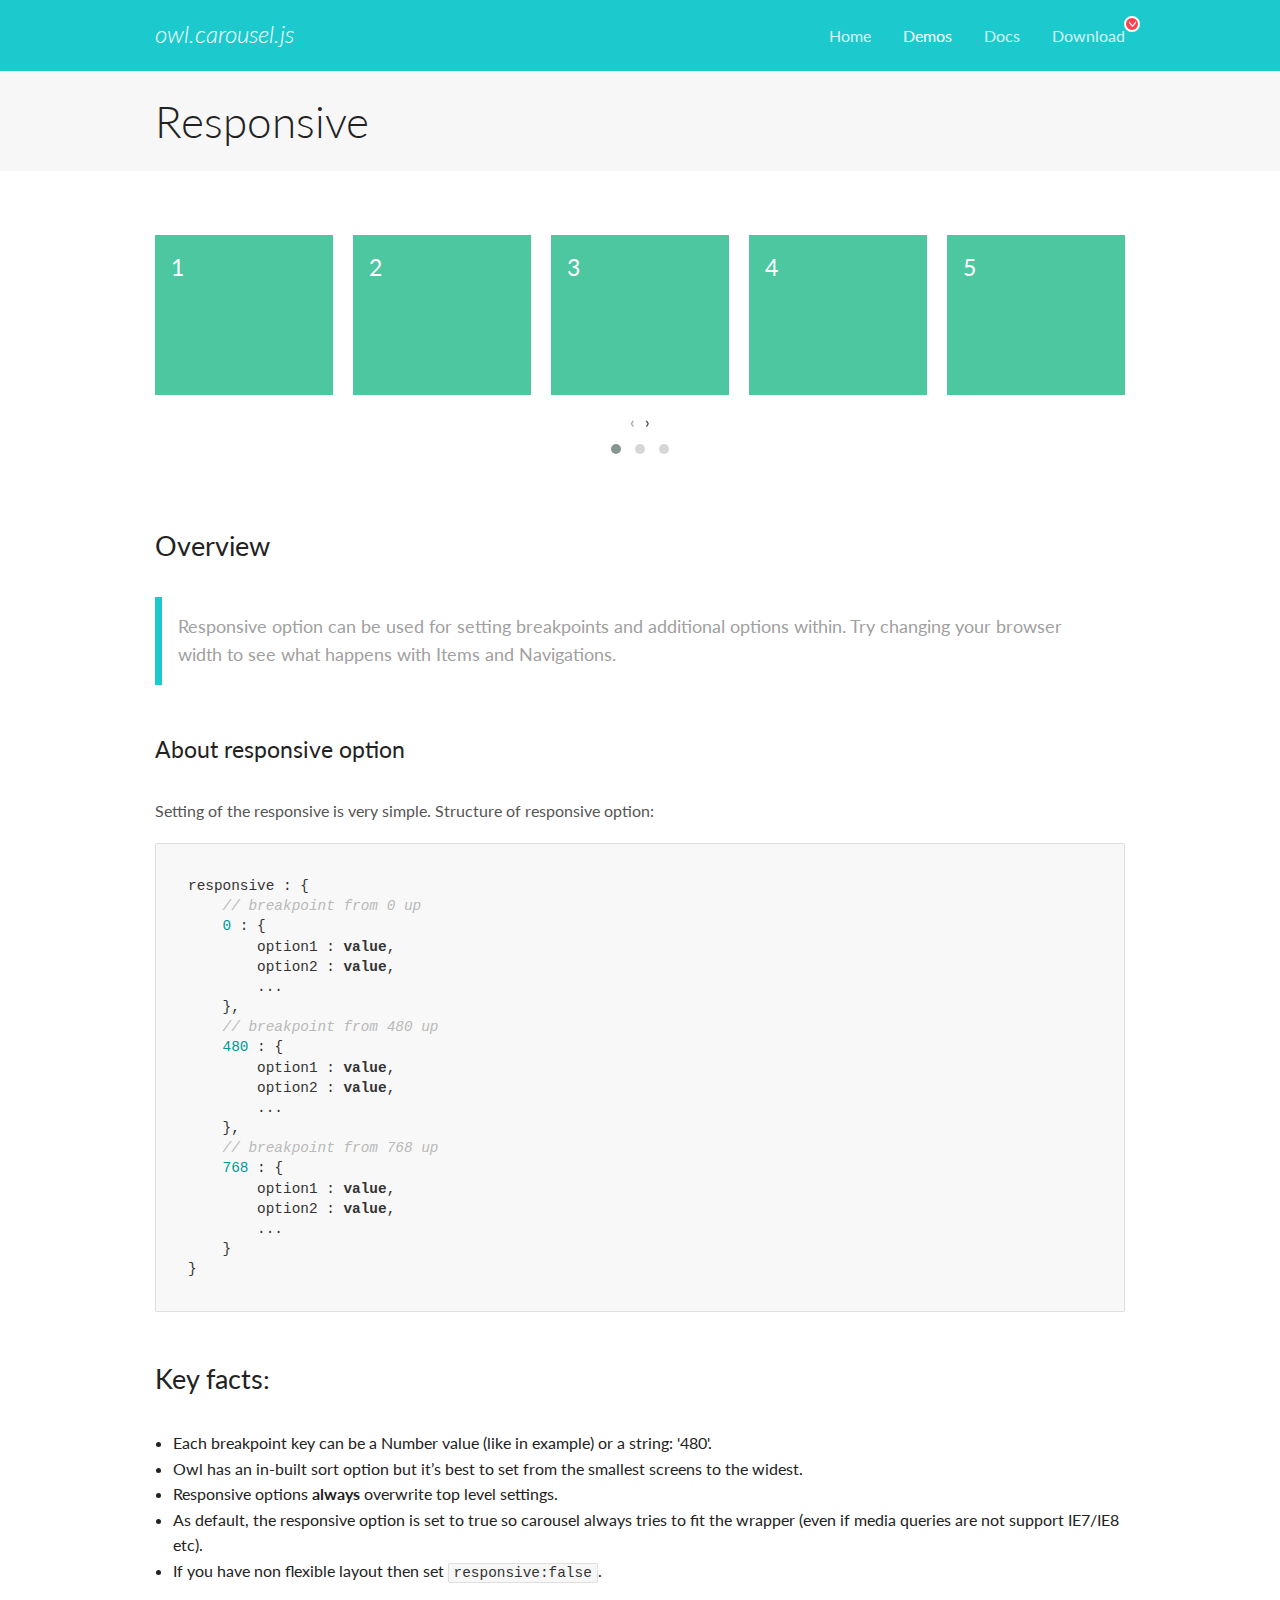
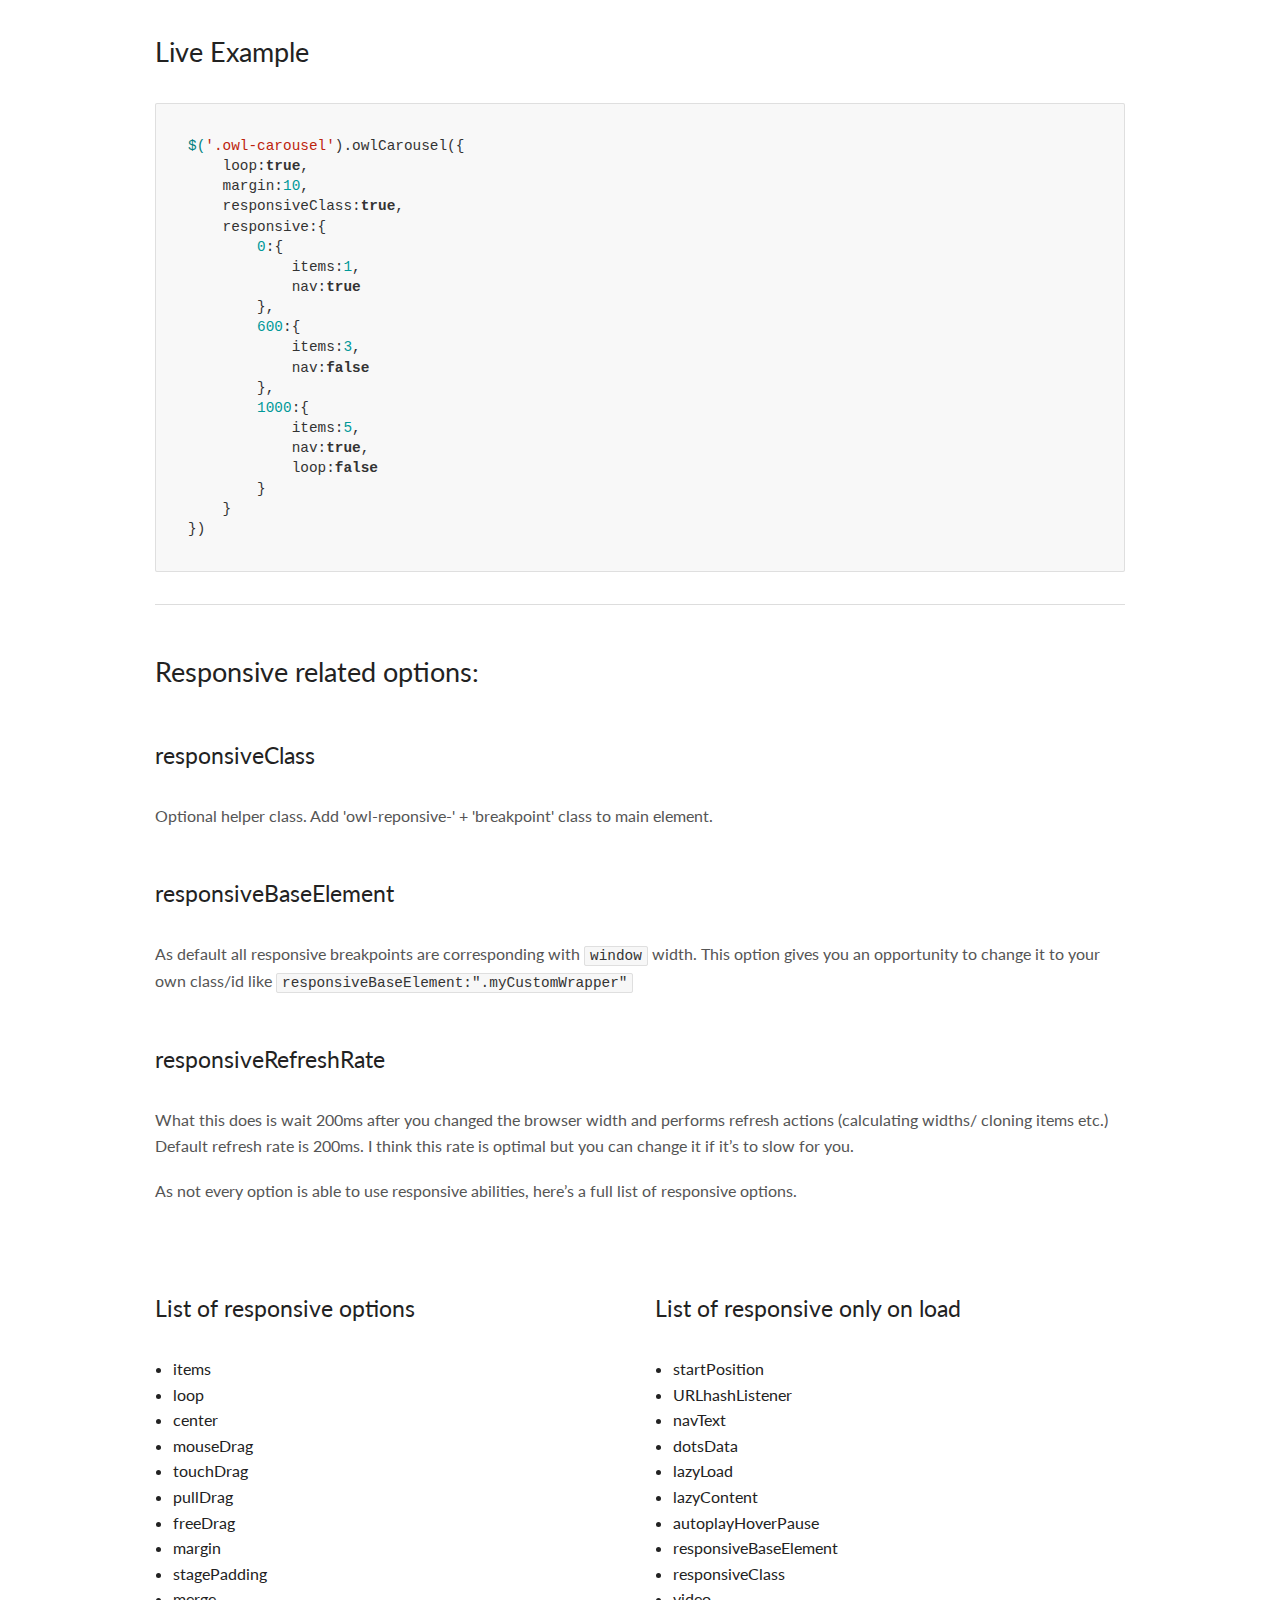
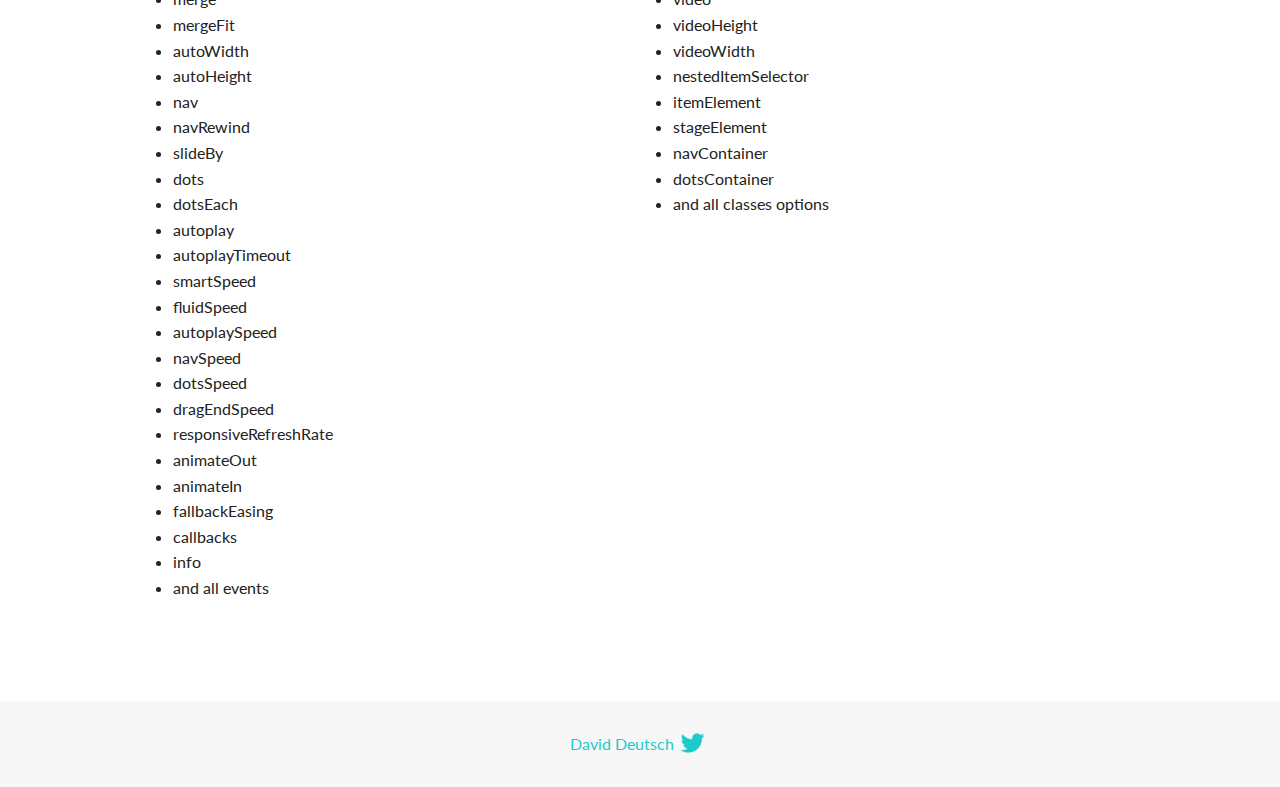
<file: assets/OwlCarousel2-2.3.4/OwlCarousel2-2.3.4/docs/demos/responsive.html>
<!DOCTYPE html>
<html lang="en">
  <head>

    <!-- head -->
    <meta charset="utf-8">
    <meta name="msapplication-tap-highlight" content="no" />
    <meta name="viewport" content="width=device-width, initial-scale=1.0" />
    <meta name="description" content="How to use responsive options">
    <meta name="author" content="David Deutsch">
    <title>
      Responsive Demo | Owl Carousel | 2.3.4
    </title>

    <!-- Stylesheets -->
    <link href='https://fonts.googleapis.com/css?family=Lato:300,400,700,400italic,300italic' rel='stylesheet' type='text/css'>
    <link rel="stylesheet" href="../assets/css/docs.theme.min.css">

    <!-- Owl Stylesheets -->
    <link rel="stylesheet" href="../assets/owlcarousel/assets/owl.carousel.min.css">
    <link rel="stylesheet" href="../assets/owlcarousel/assets/owl.theme.default.min.css">

    <!-- HTML5 shim and Respond.js IE8 support of HTML5 elements and media queries -->

    <!--[if lt IE 9]>
      <script src="https://oss.maxcdn.com/libs/html5shiv/3.7.0/html5shiv.js"></script>
      <script src="https://oss.maxcdn.com/libs/respond.js/1.3.0/respond.min.js"></script>
    <![endif]-->

    <!-- Favicons -->
    <link rel="apple-touch-icon-precomposed" sizes="144x144" href="../assets/ico/apple-touch-icon-144-precomposed.png">
    <link rel="shortcut icon" href="../assets/ico/favicon.png">
    <link rel="shortcut icon" href="favicon.ico">

    <!-- Yeah i know js should not be in header. Its required for demos.-->

    <!-- javascript -->
    <script src="../assets/vendors/jquery.min.js"></script>
    <script src="../assets/owlcarousel/owl.carousel.js"></script>
  </head>
  <body>

    <!-- header -->
    <header class="header">
      <div class="row">
        <div class="large-12 columns">
          <div class="brand left">
            <h3>
              <a href="/OwlCarousel2/">owl.carousel.js</a> 
            </h3>
          </div>
          <a id="toggle-nav" class="right">
            <span></span> <span></span> <span></span> 
          </a> 
          <div class="nav-bar">
            <ul class="clearfix">
              <li> <a href="/OwlCarousel2/index.html">Home</a>  </li>
              <li class="active">
                <a href="/OwlCarousel2/demos/demos.html">Demos</a> 
              </li>
              <li> <a href="/OwlCarousel2/docs/started-welcome.html">Docs</a>  </li>
              <li>
                <a href="https://github.com/OwlCarousel2/OwlCarousel2/archive/2.3.4.zip">Download</a> 
                <span class="download"></span> 
              </li>
            </ul>
          </div>
        </div>
      </div>
    </header>

    <!-- title -->
    <section class="title">
      <div class="row">
        <div class="large-12 columns">
          <h1>Responsive</h1>
        </div>
      </div>
    </section>

    <!--  Demos -->
    <section id="demos">
      <div class="row">
        <div class="large-12 columns">
          <div class="owl-carousel owl-theme">
            <div class="item">
              <h4>1</h4>
            </div>
            <div class="item">
              <h4>2</h4>
            </div>
            <div class="item">
              <h4>3</h4>
            </div>
            <div class="item">
              <h4>4</h4>
            </div>
            <div class="item">
              <h4>5</h4>
            </div>
            <div class="item">
              <h4>6</h4>
            </div>
            <div class="item">
              <h4>7</h4>
            </div>
            <div class="item">
              <h4>8</h4>
            </div>
            <div class="item">
              <h4>9</h4>
            </div>
            <div class="item">
              <h4>10</h4>
            </div>
            <div class="item">
              <h4>11</h4>
            </div>
            <div class="item">
              <h4>12</h4>
            </div>
          </div>
          <h3 id="overview">Overview</h3>
          <blockquote>
            <p>Responsive option can be used for setting breakpoints and additional options within. Try changing your browser width to see what happens with Items and Navigations.</p>
          </blockquote>
          <h4 id="about-responsive-option">About responsive option</h4>
          <p>Setting of the responsive is very simple. Structure of responsive option:</p>
          <pre><code>responsive : {
    // breakpoint from 0 up
    0 : {
        option1 : value,
        option2 : value,
        ...
    },
    // breakpoint from 480 up
    480 : {
        option1 : value,
        option2 : value,
        ...
    },
    // breakpoint from 768 up
    768 : {
        option1 : value,
        option2 : value,
        ...
    }
}</code></pre>
          <h3 id="key-facts-">Key facts:</h3>
          <ul>
            <li>Each breakpoint key can be a Number value (like in example) or a string: &#39;480&#39;.</li>
            <li>Owl has an in-built sort option but it’s best to set from the smallest screens to the widest.</li>
            <li>Responsive options <strong>always</strong>  overwrite top level settings.</li>
            <li>As default, the responsive option is set to true so carousel always tries to fit the wrapper (even if media queries are not support IE7/IE8 etc).</li>
            <li>If you have non flexible layout then set <code>responsive:false</code>.</li>
          </ul>
          <h3 id="live-example">Live Example</h3>
          <pre><code>$(&#39;.owl-carousel&#39;).owlCarousel({
    loop:true,
    margin:10,
    responsiveClass:true,
    responsive:{
        0:{
            items:1,
            nav:true
        },
        600:{
            items:3,
            nav:false
        },
        1000:{
            items:5,
            nav:true,
            loop:false
        }
    }
})</code></pre>
          <hr>
          <h3 id="responsive-related-options-">Responsive related options:</h3>
          <h4 id="responsiveclass">responsiveClass</h4>
          <p>Optional helper class. Add &#39;owl-reponsive-&#39; + &#39;breakpoint&#39; class to main element.</p>
          <h4 id="responsivebaseelement">responsiveBaseElement</h4>
          <p>As default all responsive breakpoints are corresponding with <code>window</code> width. This option gives you an opportunity to change it to your own class/id like <code>responsiveBaseElement:&quot;.myCustomWrapper&quot;</code></p>
          <h4 id="responsiverefreshrate">responsiveRefreshRate</h4>
          <p>What this does is wait 200ms after you changed the browser width and performs refresh actions (calculating widths/ cloning items etc.) Default refresh rate is 200ms. I think this rate is optimal but you can change it if it’s to slow for you.</p>
          <p>As not every option is able to use responsive abilities, here’s a full list of responsive options.</p>
          <p>
            <div class="row">
          </p>
          <div class="large-6 columns">
            <h4 id="list-of-responsive-options">List of responsive options</h4>
            <ul>
              <li>items</li>
              <li>loop</li>
              <li>center</li>
              <li>mouseDrag</li>
              <li>touchDrag</li>
              <li>pullDrag</li>
              <li>freeDrag</li>
              <li>margin</li>
              <li>stagePadding</li>
              <li>merge</li>
              <li>mergeFit</li>
              <li>autoWidth</li>
              <li>autoHeight</li>
              <li>nav</li>
              <li>navRewind</li>
              <li>slideBy</li>
              <li>dots</li>
              <li>dotsEach</li>
              <li>autoplay</li>
              <li>autoplayTimeout</li>
              <li>smartSpeed</li>
              <li>fluidSpeed</li>
              <li>autoplaySpeed</li>
              <li>navSpeed</li>
              <li>dotsSpeed</li>
              <li>dragEndSpeed</li>
              <li>responsiveRefreshRate</li>
              <li>animateOut</li>
              <li>animateIn</li>
              <li>fallbackEasing</li>
              <li>callbacks</li>
              <li>info</li>
              <li>and all events</li>
            </ul>
          </div>
          <div class="large-6 columns">
            <h4 id="list-of-responsive-only-on-load">List of responsive only on load</h4>
            <ul>
              <li>startPosition</li>
              <li>URLhashListener</li>
              <li>navText</li>
              <li>dotsData</li>
              <li>lazyLoad</li>
              <li>lazyContent</li>
              <li>autoplayHoverPause</li>
              <li>responsiveBaseElement</li>
              <li>responsiveClass</li>
              <li>video</li>
              <li>videoHeight</li>
              <li>videoWidth</li>
              <li>nestedItemSelector</li>
              <li>itemElement</li>
              <li>stageElement</li>
              <li>navContainer</li>
              <li>dotsContainer</li>
              <li>and all classes options</li>
            </ul>
          </div>
          </div>
          <script>
            $(document).ready(function() {
              $('.owl-carousel').owlCarousel({
                loop: true,
                margin: 10,
                responsiveClass: true,
                responsive: {
                  0: {
                    items: 1,
                    nav: true
                  },
                  600: {
                    items: 3,
                    nav: false
                  },
                  1000: {
                    items: 5,
                    nav: true,
                    loop: false,
                    margin: 20
                  }
                }
              })
            })
          </script>
        </div>
      </div>
    </section>

    <!-- footer -->
    <footer class="footer">
      <div class="row">
        <div class="large-12 columns">
          <h5>
            <a href="/OwlCarousel2/docs/support-contact.html">David Deutsch</a> 
            <a id="custom-tweet-button" href="https://twitter.com/share?url=https://github.com/OwlCarousel2/OwlCarousel2&text=Owl Carousel - This is so awesome! " target="_blank"></a> 
          </h5>
        </div>
      </div>
    </footer>

    <!-- vendors -->
    <script src="../assets/vendors/highlight.js"></script>
    <script src="../assets/js/app.js"></script>
  </body>
</html>
</file>
<file: assets/style.css>
* {
    margin: 0px;
    padding: 0px;
}

nav {
    justify-content: space-between;
}

.nav-list ul {
    display: flex;
    gap: 10px;
}

.nav-list li {
    list-style: none;
}

.nav-list a {
    text-decoration: none;
    color: #f3ef06;
    font-weight: bold;
}

.One {
    background-image: url(photo/hero.png);
    background-size: cover;
    background-repeat: no-repeat;
    background-position: center;
    height: 100vh;
    width: 100%;
}

.One-one p {
    padding-top: 50vh;
    margin-left: 30px;
    color: white;
}

.One-two {
    position: absolute;
    flex-direction: column;
    background-color: rgba(255, 255, 255, 0.24);
    gap: 10px;
    right: 160px;
    bottom:0px;
    
}

@media screen and (min-width: 480px) {
    .One-two {
      display: none;
    }
  }

.Second-one {
    width: 50%;
    padding-left: 10px;
}

.Second-two {
    width: 50%;
    padding-left: 50px;
    text-align: justify;
}

.property {
    flex-direction: column;
}

.property_image {
    position: relative;
}

.property_image .btn-two {
    position: absolute;
    top: 20px;
    left: 320px;
    border-radius: 20px;
}

.property_image .btn-one {
    position: absolute;
    top: 20px;
    left: 210px;
    border-radius: 20px;
}

.Third-one {
    display: flex;
    justify-content: space-around;
}

.Third-one-one {
    width: 45%;
}

.Third-one-two {
    width: 55%;
    text-align: justify;
    padding-left: 50px;
}

.Third-two-property {
    position: relative;
    border-bottom: 1px solid wheat;
}

.Third-two-property-one {
    position: absolute;
    top: 20px;
    left: 310px;
}

.Third-two-property-two {
    justify-content: space-around;
}

.Third-two button {
    align-items: center;
    text-align: center;
    width: 200px;
    height: 20;
}

.Second-two-one img {
    width: 100%;
    height: auto;
}

.Second-two-one {
    width: 30%;
}

.Second-two-two img {
    width: 100%;
    height: auto;
}

.Second-two-two {
    width: 30%;
    margin-top: 200px;
}

.Second-two-three img {
    width: 100%;
    height: auto;
}

.israk {
    gap: 10px;
}

.Second-two-three {
    width: 40%;
}

.israk-btn {
    margin-left: auto;
    margin-right: auto;
}

.Fourth {
    gap: 40px;
}

.Fourth-one img {
    width: 100%;
}

.Fourth-one {
    width: 45%;
    padding-right: 50px;
}

.Fourth-two {
    width: 50%;
    padding-left: 50px;
}

.Five-p-one {
    width: 45%;
}

.Five-p-two {
    width: 50%;
}

.owl-next span {
    font-size: 80px;
    color: rgb(58, 110, 6);
    font-family: 'Times New Roman', Times, serif;
}

.owl-prev span {
    font-size: 80px;
    color: rgb(58, 110, 6);
    font-family: 'Times New Roman', Times, serif;
    border-radius: 40%;
}

.owl-nav {
    text-align: end;
}

.Six {
    height: 80vh;
    background-image: url(photo/israk.jpg);
    background-repeat: no-repeat;
    background-size: cover;
    background-position: center;
    border-radius: 20px;
    margin: 10px;
    justify-content: center;
    align-items: center;
}


.Six-two {
    
    background-color: white;
    border-radius: 20px;
}

.Six-two input {
    width: 100%;
}

.Six-two button {
    width: 100%;
    align-items: center;
    border-radius: 10px;
}

.Six-two textarea {
    width: 100%;
}

.footer-two {
    gap: 20px;
    width: 60%;
}

.footer-three {
    width: 35%;
}

.Navigation {
    justify-content: space-between;
}

.footer-home {
    flex-direction: column;
}

.footer-FAQ {
    flex-direction: column;
}

.footer-israk {
    justify-content: space-between;
}

.footer-Facebook {
    flex-direction: column;
}

footer a {
    text-decoration: none;
    color: white;
}

.oishy {
    border-bottom: 1px solid wheat;
    padding-bottom: 10px;
}

.israk-five {
    justify-content: space-between;
    padding: 0px 10px;
}
</file>
